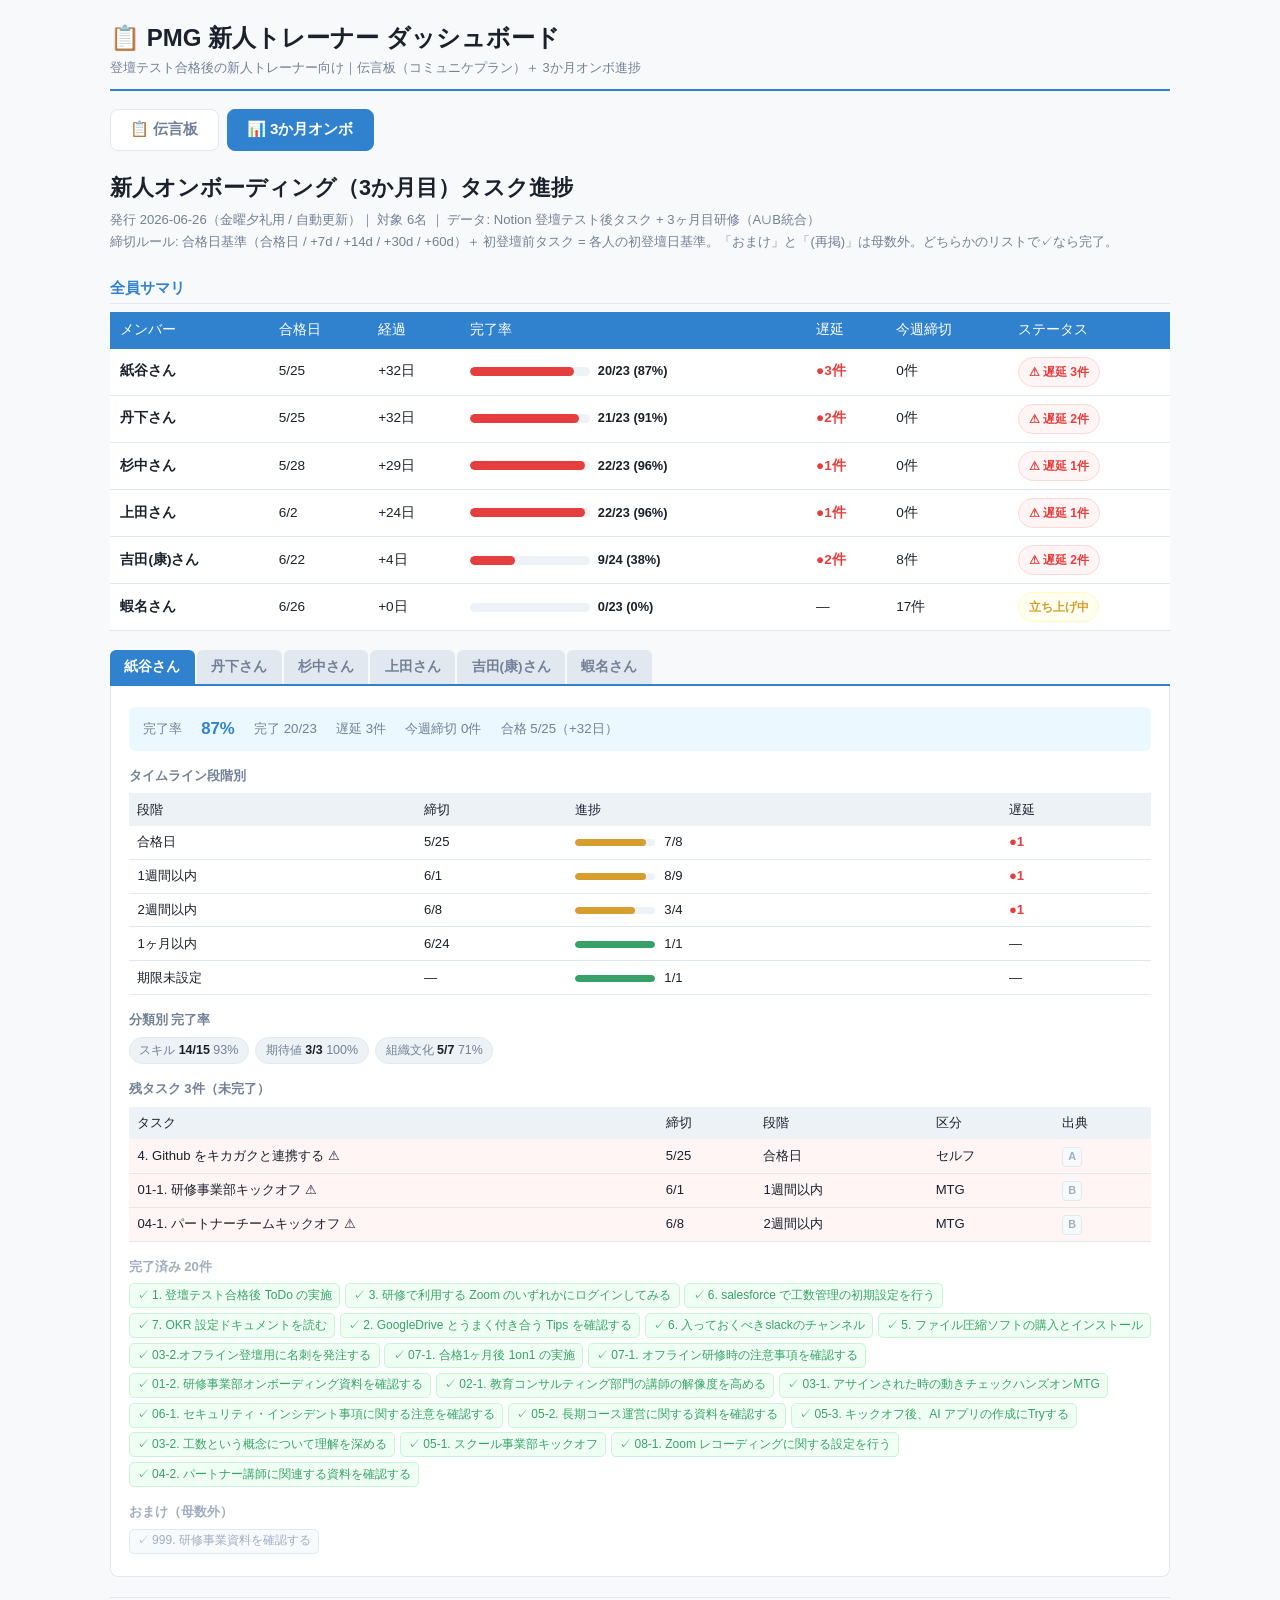
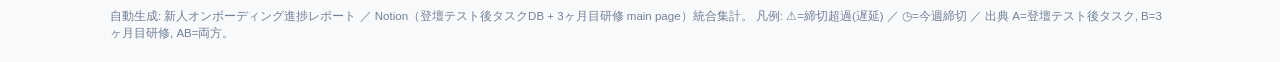
<file: onboarding/index.html>
<!DOCTYPE html><html lang="ja"><head>
<meta charset="UTF-8"><meta name="viewport" content="width=device-width, initial-scale=1.0">
<title>PMG 新人トレーナー ダッシュボード — 2026-06-26</title>
<style>:root{--bg:#f8f9fa;--card:#fff;--border:#e2e8f0;--text:#1a202c;--sub:#718096;--accent:#3182ce;--accent-light:#ebf8ff;--good:#38a169;--warn:#d69e2e;--bad:#e53e3e}
*{margin:0;padding:0;box-sizing:border-box}
body{font-family:-apple-system,BlinkMacSystemFont,"Segoe UI","Hiragino Sans",sans-serif;background:var(--bg);color:var(--text);line-height:1.65}
.container{max-width:1100px;margin:0 auto;padding:1.25rem}
a{color:var(--accent)} h1{font-size:1.35rem;margin-bottom:.2rem}
.meta{color:var(--sub);font-size:.82rem;margin-bottom:1rem}
.back{display:inline-block;margin-bottom:1rem;color:var(--accent);text-decoration:none;font-size:.82rem}

h3{font-size:.95rem;color:var(--accent);margin:1.4rem 0 .5rem;padding-bottom:.2rem;border-bottom:1px solid var(--border)}
h4{font-size:.82rem;color:var(--sub);margin:.9rem 0 .35rem}
h4.muted{color:#a0aec0}

.tabs{display:flex;gap:2px;border-bottom:2px solid var(--accent);flex-wrap:wrap;margin-top:1.2rem}
.tab-btn{padding:.5rem .9rem;background:#e2e8f0;border:none;border-radius:6px 6px 0 0;cursor:pointer;font-size:.85rem;font-weight:600;color:var(--sub);transition:all .15s}
.tab-btn:hover{background:#cbd5e0} .tab-btn.active{background:var(--accent);color:#fff}
.tab-content{display:none;background:var(--card);border:1px solid var(--border);border-top:none;border-radius:0 0 8px 8px;padding:1.1rem}
.tab-content.active{display:block}

.summary-table{width:100%;border-collapse:collapse;margin-bottom:1rem;font-size:.85rem}
.summary-table th{background:var(--accent);color:#fff;padding:.45rem .65rem;text-align:left;font-weight:500}
.summary-table td{padding:.5rem .65rem;border-bottom:1px solid var(--border);background:var(--card);vertical-align:middle}

.eval-table{width:100%;border-collapse:collapse;font-size:.82rem;margin:.4rem 0}
.eval-table th{background:#edf2f7;padding:.35rem .55rem;text-align:left;font-weight:500}
.eval-table td{padding:.35rem .55rem;border-bottom:1px solid var(--border);vertical-align:middle}
.overdue-row td{background:#fff5f5}
.soon-row td{background:#fffbeb}

.status-card{display:inline-flex;align-items:center;gap:.3rem;padding:.25rem .6rem;border-radius:20px;font-size:.76rem;font-weight:700;white-space:nowrap}
.status-good{background:#f0fff4;color:var(--good);border:1px solid #c6f6d5}
.status-warn{background:#fff5f5;color:var(--bad);border:1px solid #fed7d7}
.status-ok{background:#fffff0;color:var(--warn);border:1px solid #fefcbf}
.bad-n{color:var(--bad);font-weight:700}

.pbar{display:inline-block;width:120px;height:9px;background:#edf2f7;border-radius:6px;overflow:hidden;vertical-align:middle;margin-right:.5rem}
.pbar.sm{width:80px;height:7px;margin-right:.35rem}
.pfill{display:block;height:100%;border-radius:6px}
.rate{font-size:.8rem;color:var(--text);font-weight:600}

.score-bar{display:flex;align-items:center;gap:1.2rem;background:var(--accent-light);padding:.5rem .9rem;border-radius:6px;font-size:.83rem;margin:.2rem 0 .6rem;flex-wrap:wrap}
.score-bar .label{color:var(--sub)} .score-bar .value{font-weight:800;color:var(--accent);font-size:1.05rem}

.chip-row{display:flex;flex-wrap:wrap;gap:.4rem;margin:.3rem 0}
.chip{background:#edf2f7;border:1px solid var(--border);border-radius:14px;padding:.15rem .6rem;font-size:.78rem;color:var(--sub)}
.chip b{color:var(--text)}

.done-list{display:flex;flex-wrap:wrap;gap:.3rem;margin:.3rem 0}
.done-chip{background:#f0fff4;color:var(--good);border:1px solid #c6f6d5;border-radius:5px;padding:.1rem .45rem;font-size:.75rem}
.omake-chip{background:#f7fafc;color:#a0aec0;border:1px solid var(--border);border-radius:5px;padding:.1rem .45rem;font-size:.75rem}
.src{display:inline-block;font-size:.68rem;font-weight:700;color:#a0aec0;background:#f7fafc;border:1px solid var(--border);border-radius:4px;padding:0 .3rem}

.footer{margin-top:1.25rem;padding-top:.6rem;border-top:1px solid var(--border);color:var(--sub);font-size:.72rem;line-height:1.5}

/* ページ全体タイトル */
.page-head{margin:.1rem 0 1.1rem;padding-bottom:.7rem;border-bottom:2px solid var(--accent)}
.page-title{font-size:1.5rem;margin:0;line-height:1.3}
.page-sub{font-size:.8rem;color:var(--sub);margin-top:.25rem}

/* トップレベルのセクション切り替え（伝言板 / 3か月オンボ） */
.section-tabs{display:flex;gap:.5rem;margin-bottom:1.2rem;flex-wrap:wrap}
.section-btn{padding:.6rem 1.2rem;background:var(--card);border:1px solid var(--border);border-radius:8px;cursor:pointer;font-size:.95rem;font-weight:700;color:var(--sub);transition:all .15s}
.section-btn:hover{border-color:var(--accent);color:var(--accent)}
.section-btn.active{background:var(--accent);color:#fff;border-color:var(--accent)}
.section-pane{display:none}
.section-pane.active{display:block}

/* 伝言板：ヒーロー＋変更カード（見せる用） */
.dengon-hero{background:linear-gradient(135deg,#ebf8ff,#e6fffa);border:1px solid #bee3f8;border-radius:12px;padding:1.1rem 1.3rem;margin:.4rem 0 1.5rem}
.dengon-hero .eyebrow{font-size:.74rem;font-weight:800;color:var(--accent);letter-spacing:.06em}
.dengon-hero h2{font-size:1.3rem;line-height:1.45;margin:.25rem 0 .5rem;color:var(--text)}
.dengon-hero p{font-size:.86rem;color:var(--sub);margin:0;line-height:1.6}
.chg-list{display:flex;flex-direction:column;gap:.8rem}
.chg-card{background:var(--card);border:1px solid var(--border);border-left:4px solid var(--accent);border-radius:10px;padding:.9rem 1.05rem;box-shadow:0 1px 2px rgba(0,0,0,.03)}
.chg-card.nochange{background:#f0fff4;border-color:#c6f6d5;border-left-color:var(--good)}
.chg-head{font-size:1rem;font-weight:800;margin-bottom:.6rem;display:flex;align-items:center;gap:.4rem;flex-wrap:wrap}
.chg-flow{display:flex;align-items:stretch;gap:.6rem;flex-wrap:wrap}
.chg-box{flex:1 1 210px;border-radius:8px;padding:.55rem .75rem;font-size:.92rem;line-height:1.45}
.chg-box .t{display:block;font-size:.68rem;font-weight:800;margin-bottom:.15rem;letter-spacing:.04em}
.chg-before{background:#f7fafc;color:var(--sub);border:1px dashed #cbd5e0}
.chg-before .t{color:#a0aec0}
.chg-after{background:var(--accent-light);color:var(--text);border:1px solid #90cdf4;font-weight:700}
.chg-after .t{color:var(--accent)}
.chg-arrow{display:flex;align-items:center;justify-content:center;font-size:1.4rem;font-weight:800;color:var(--accent)}
.chg-note{margin-top:.55rem;font-size:.8rem;color:var(--sub)}
.chg-note.warn{color:var(--warn);font-weight:600}
.chg-note.info{color:var(--accent);font-weight:600}
@media(max-width:560px){.chg-arrow{width:100%;transform:rotate(90deg);margin:.1rem 0}}
</style></head><body><div class="container">
<div class="page-head">
<h1 class="page-title">📋 PMG 新人トレーナー ダッシュボード</h1>
<p class="page-sub">登壇テスト合格後の新人トレーナー向け｜伝言板（コミュニケプラン）＋ 3か月オンボ進捗</p>
</div>
<div class="section-tabs">
<button class="section-btn" onclick="showSection('sec-dengon')">📋 伝言板</button>
<button class="section-btn active" onclick="showSection('sec-onbo')">📊 3か月オンボ</button>
</div>
<div id="sec-dengon" class="section-pane"><!-- ============================================================
  ▼ 伝言板タブの中身。ここを自由に編集してOK。
  週次自動更新（generate.py / ルーティン）では一切上書きされません。
  既存のCSSクラス（dengon-hero / chg-card / status-card 等）が使えます。
============================================================ -->
<h1>📋 伝言板</h1>
<p class="meta">PMG 育成 — 新人コミュニケーションプラン｜最終更新 2026-06-26</p>

<div class="dengon-hero">
  <div class="eyebrow">大前提 ／ 7月からの変更</div>
  <h2>🔀 登壇テスト合格者は「PMG 配属」→「チーム配属」へ</h2>
  <p>これまで登壇テスト合格後2か月は <b>PMG 配属</b> でしたが、<b>7月より SDG の各チームへ配属</b>します。<br>
  理由：SDG の各チームが Biz / DS の領域分けでなくなり、どちらの領域でも登壇できるようになったため。</p>
</div>

<h3>6月 → 7月 の変更点</h3>
<div class="chg-list">

  <div class="chg-card">
    <div class="chg-head">🏢 所属チーム</div>
    <div class="chg-flow">
      <div class="chg-box chg-before"><span class="t">〜6月</span>登壇テスト2ヶ月後まで PMG 配属</div>
      <div class="chg-arrow">→</div>
      <div class="chg-box chg-after"><span class="t">7月〜</span>SDG の各チームに配属</div>
    </div>
  </div>

  <div class="chg-card">
    <div class="chg-head">📅 朝夕礼スタイル</div>
    <div class="chg-flow">
      <div class="chg-box chg-before"><span class="t">〜6月</span>月(9:30-)・水(16:30-)・金(16:30-)</div>
      <div class="chg-arrow">→</div>
      <div class="chg-box chg-after"><span class="t">7月〜</span>火(09:00-)・木(17:00-)</div>
    </div>
  </div>

  <div class="chg-card">
    <div class="chg-head">☀️ 朝チェックイン</div>
    <div class="chg-flow">
      <div class="chg-box chg-before"><span class="t">〜6月</span><code>PMG rookie</code> スレッドに投稿</div>
      <div class="chg-arrow">→</div>
      <div class="chg-box chg-after"><span class="t">7月〜</span>所属チームのスレッドに投稿</div>
    </div>
  </div>

  <div class="chg-card">
    <div class="chg-head">🤝 1on1 の実施</div>
    <div class="chg-flow">
      <div class="chg-box chg-before"><span class="t">〜6月</span>浦本＝毎週／勇太さん＝隔週</div>
      <div class="chg-arrow">→</div>
      <div class="chg-box chg-after"><span class="t">7月〜</span>浦本・勇太さんで隔週（＝毎週、どちらかと実施）</div>
    </div>
    <div class="chg-note warn">⚠ 配属チームのリーダーとの 1on1 は要確認</div>
  </div>

  <div class="chg-card">
    <div class="chg-head">⏱️ 工数（PMG 確保）</div>
    <div class="chg-flow">
      <div class="chg-box chg-before"><span class="t">〜6月</span>月 <b>80h</b> を PMG で確保</div>
      <div class="chg-arrow">→</div>
      <div class="chg-box chg-after"><span class="t">7月〜</span>月 <b>30h</b> を PMG で確保</div>
    </div>
    <div class="chg-note info">ℹ 確保が減るぶん、登壇が増える可能性あり</div>
  </div>

  <div class="chg-card nochange">
    <div class="chg-head">🎓 講師力養成コース <span class="status-card status-good" style="margin-left:.3rem">変更なし</span></div>
    <div class="chg-note">これまで通り実施します。</div>
  </div>

</div>
</div>
<div id="sec-onbo" class="section-pane active">
<h1>新人オンボーディング（3か月目）タスク進捗</h1>
<p class="meta">発行 2026-06-26（金曜夕礼用 / 自動更新）｜ 対象 6名 ｜ データ: Notion 登壇テスト後タスク + 3ヶ月目研修（A∪B統合）<br>
締切ルール: 合格日基準（合格日 / +7d / +14d / +30d / +60d）＋ 初登壇前タスク = 各人の初登壇日基準。「おまけ」と「(再掲)」は母数外。どちらかのリストで✓なら完了。</p><h3>全員サマリ</h3><table class="summary-table"><thead><tr><th>メンバー</th><th>合格日</th><th>経過</th><th>完了率</th><th>遅延</th><th>今週締切</th><th>ステータス</th></tr></thead><tbody><tr><td><strong>紙谷さん</strong></td><td>5/25</td><td>+32日</td><td><span class="pbar"><span class="pfill" style="width:87%;background:var(--bad)"></span></span><span class="rate">20/23 (87%)</span></td><td><span class="bad-n">●3件</span></td><td>0件</td><td><span class="status-card status-warn">⚠ 遅延 3件</span></td></tr><tr><td><strong>丹下さん</strong></td><td>5/25</td><td>+32日</td><td><span class="pbar"><span class="pfill" style="width:91%;background:var(--bad)"></span></span><span class="rate">21/23 (91%)</span></td><td><span class="bad-n">●2件</span></td><td>0件</td><td><span class="status-card status-warn">⚠ 遅延 2件</span></td></tr><tr><td><strong>杉中さん</strong></td><td>5/28</td><td>+29日</td><td><span class="pbar"><span class="pfill" style="width:96%;background:var(--bad)"></span></span><span class="rate">22/23 (96%)</span></td><td><span class="bad-n">●1件</span></td><td>0件</td><td><span class="status-card status-warn">⚠ 遅延 1件</span></td></tr><tr><td><strong>上田さん</strong></td><td>6/2</td><td>+24日</td><td><span class="pbar"><span class="pfill" style="width:96%;background:var(--bad)"></span></span><span class="rate">22/23 (96%)</span></td><td><span class="bad-n">●1件</span></td><td>0件</td><td><span class="status-card status-warn">⚠ 遅延 1件</span></td></tr><tr><td><strong>吉田(康)さん</strong></td><td>6/22</td><td>+4日</td><td><span class="pbar"><span class="pfill" style="width:38%;background:var(--bad)"></span></span><span class="rate">9/24 (38%)</span></td><td><span class="bad-n">●2件</span></td><td>8件</td><td><span class="status-card status-warn">⚠ 遅延 2件</span></td></tr><tr><td><strong>蝦名さん</strong></td><td>6/26</td><td>+0日</td><td><span class="pbar"><span class="pfill" style="width:0%;background:var(--warn)"></span></span><span class="rate">0/23 (0%)</span></td><td>—</td><td>17件</td><td><span class="status-card status-ok">立ち上げ中</span></td></tr></tbody></table><div class="tabs"><button class="tab-btn active" onclick="showTab('t0')">紙谷さん</button><button class="tab-btn " onclick="showTab('t1')">丹下さん</button><button class="tab-btn " onclick="showTab('t2')">杉中さん</button><button class="tab-btn " onclick="showTab('t3')">上田さん</button><button class="tab-btn " onclick="showTab('t4')">吉田(康)さん</button><button class="tab-btn " onclick="showTab('t5')">蝦名さん</button></div><div id="t0" class="tab-content active"><div class="score-bar"><span class="label">完了率</span><span class="value">87%</span><span class="label">完了 20/23</span><span class="label">遅延 3件</span><span class="label">今週締切 0件</span><span class="label">合格 5/25（+32日）</span></div><h4>タイムライン段階別</h4><table class="eval-table"><thead><tr><th>段階</th><th>締切</th><th>進捗</th><th>遅延</th></tr></thead><tbody><tr><td>合格日</td><td>5/25</td><td><span class="pbar sm"><span class="pfill" style="width:88%;background:var(--warn)"></span></span> 7/8</td><td><span class="bad-n">●1</span></td></tr><tr><td>1週間以内</td><td>6/1</td><td><span class="pbar sm"><span class="pfill" style="width:89%;background:var(--warn)"></span></span> 8/9</td><td><span class="bad-n">●1</span></td></tr><tr><td>2週間以内</td><td>6/8</td><td><span class="pbar sm"><span class="pfill" style="width:75%;background:var(--warn)"></span></span> 3/4</td><td><span class="bad-n">●1</span></td></tr><tr><td>1ヶ月以内</td><td>6/24</td><td><span class="pbar sm"><span class="pfill" style="width:100%;background:var(--good)"></span></span> 1/1</td><td>—</td></tr><tr><td>期限未設定</td><td>—</td><td><span class="pbar sm"><span class="pfill" style="width:100%;background:var(--good)"></span></span> 1/1</td><td>—</td></tr></tbody></table><h4>分類別 完了率</h4><div class="chip-row"><span class="chip">スキル <b>14/15</b> 93%</span><span class="chip">期待値 <b>3/3</b> 100%</span><span class="chip">組織文化 <b>5/7</b> 71%</span></div><h4>残タスク 3件（未完了）</h4><table class="eval-table"><thead><tr><th>タスク</th><th>締切</th><th>段階</th><th>区分</th><th>出典</th></tr></thead><tbody><tr class="overdue-row"><td>4. Github をキカガクと連携する ⚠</td><td>5/25</td><td>合格日</td><td>セルフ</td><td><span class="src">A</span></td></tr><tr class="overdue-row"><td>01-1. 研修事業部キックオフ ⚠</td><td>6/1</td><td>1週間以内</td><td>MTG</td><td><span class="src">B</span></td></tr><tr class="overdue-row"><td>04-1. パートナーチームキックオフ ⚠</td><td>6/8</td><td>2週間以内</td><td>MTG</td><td><span class="src">B</span></td></tr></tbody></table><h4 class="muted">完了済み 20件</h4><div class="done-list"><span class="done-chip">✓ 1. 登壇テスト合格後 ToDo の実施</span> <span class="done-chip">✓ 3. 研修で利用する Zoom のいずれかにログインしてみる</span> <span class="done-chip">✓ 6. salesforce で工数管理の初期設定を行う</span> <span class="done-chip">✓ 7. OKR 設定ドキュメントを読む</span> <span class="done-chip">✓ 2. GoogleDrive とうまく付き合う Tips を確認する</span> <span class="done-chip">✓ 6. 入っておくべきslackのチャンネル</span> <span class="done-chip">✓ 5. ファイル圧縮ソフトの購入とインストール</span> <span class="done-chip">✓ 03-2.オフライン登壇用に名刺を発注する</span> <span class="done-chip">✓ 07-1. 合格1ヶ月後 1on1 の実施</span> <span class="done-chip">✓ 07-1. オフライン研修時の注意事項を確認する</span> <span class="done-chip">✓ 01-2. 研修事業部オンボーディング資料を確認する</span> <span class="done-chip">✓ 02-1. 教育コンサルティング部門の講師の解像度を高める</span> <span class="done-chip">✓ 03-1. アサインされた時の動きチェックハンズオンMTG</span> <span class="done-chip">✓ 06-1. セキュリティ・インシデント事項に関する注意を確認する</span> <span class="done-chip">✓ 05-2. 長期コース運営に関する資料を確認する</span> <span class="done-chip">✓ 05-3. キックオフ後、AI アプリの作成にTryする</span> <span class="done-chip">✓ 03-2. 工数という概念について理解を深める</span> <span class="done-chip">✓ 05-1. スクール事業部キックオフ</span> <span class="done-chip">✓ 08-1. Zoom レコーディングに関する設定を行う</span> <span class="done-chip">✓ 04-2. パートナー講師に関連する資料を確認する</span></div><h4 class="muted">おまけ（母数外）</h4><div class="done-list"><span class="omake-chip">✓ 999. 研修事業資料を確認する</span></div></div><div id="t1" class="tab-content "><div class="score-bar"><span class="label">完了率</span><span class="value">91%</span><span class="label">完了 21/23</span><span class="label">遅延 2件</span><span class="label">今週締切 0件</span><span class="label">合格 5/25（+32日）</span></div><h4>タイムライン段階別</h4><table class="eval-table"><thead><tr><th>段階</th><th>締切</th><th>進捗</th><th>遅延</th></tr></thead><tbody><tr><td>合格日</td><td>5/25</td><td><span class="pbar sm"><span class="pfill" style="width:100%;background:var(--good)"></span></span> 8/8</td><td>—</td></tr><tr><td>1週間以内</td><td>6/1</td><td><span class="pbar sm"><span class="pfill" style="width:89%;background:var(--warn)"></span></span> 8/9</td><td><span class="bad-n">●1</span></td></tr><tr><td>2週間以内</td><td>6/8</td><td><span class="pbar sm"><span class="pfill" style="width:75%;background:var(--warn)"></span></span> 3/4</td><td><span class="bad-n">●1</span></td></tr><tr><td>1ヶ月以内</td><td>6/24</td><td><span class="pbar sm"><span class="pfill" style="width:100%;background:var(--good)"></span></span> 1/1</td><td>—</td></tr><tr><td>期限未設定</td><td>—</td><td><span class="pbar sm"><span class="pfill" style="width:100%;background:var(--good)"></span></span> 1/1</td><td>—</td></tr></tbody></table><h4>分類別 完了率</h4><div class="chip-row"><span class="chip">スキル <b>15/15</b> 100%</span><span class="chip">期待値 <b>2/3</b> 67%</span><span class="chip">組織文化 <b>6/7</b> 86%</span></div><h4>残タスク 2件（未完了）</h4><table class="eval-table"><thead><tr><th>タスク</th><th>締切</th><th>段階</th><th>区分</th><th>出典</th></tr></thead><tbody><tr class="overdue-row"><td>02-1. 教育コンサルティング部門の講師の解像度を高める ⚠</td><td>6/1</td><td>1週間以内</td><td>MTG</td><td><span class="src">B</span></td></tr><tr class="overdue-row"><td>04-1. パートナーチームキックオフ ⚠</td><td>6/8</td><td>2週間以内</td><td>MTG</td><td><span class="src">B</span></td></tr></tbody></table><h4 class="muted">完了済み 21件</h4><div class="done-list"><span class="done-chip">✓ 4. Github をキカガクと連携する</span> <span class="done-chip">✓ 6. salesforce で工数管理の初期設定を行う</span> <span class="done-chip">✓ 6. 入っておくべきslackのチャンネル</span> <span class="done-chip">✓ 2. GoogleDrive とうまく付き合う Tips を確認する</span> <span class="done-chip">✓ 3. 研修で利用する Zoom のいずれかにログインしてみる</span> <span class="done-chip">✓ 5. ファイル圧縮ソフトの購入とインストール</span> <span class="done-chip">✓ 7. OKR 設定ドキュメントを読む</span> <span class="done-chip">✓ 1. 登壇テスト合格後 ToDo の実施</span> <span class="done-chip">✓ 03-2. オフライン登壇用に名刺を発注する</span> <span class="done-chip">✓ 07-1. 合格1ヶ月後 1on1 の実施</span> <span class="done-chip">✓ 01-1. 研修事業部キックオフ</span> <span class="done-chip">✓ 03-1. アサインされた時の動きチェックハンズオンMTG</span> <span class="done-chip">✓ 05-2. 長期コース運営に関する資料を確認する</span> <span class="done-chip">✓ 08-1. Zoom レコーディングに関する設定を行う</span> <span class="done-chip">✓ 01-2. 研修事業部オンボーディング資料を確認する</span> <span class="done-chip">✓ 05-3. キックオフ後、AI アプリの作成にTryする</span> <span class="done-chip">✓ 06-1. セキュリティ・インシデント事項に関する注意を確認する</span> <span class="done-chip">✓ 05-1. スクール事業部キックオフ</span> <span class="done-chip">✓ 07-1. オフライン研修時の注意事項を確認する</span> <span class="done-chip">✓ 03-2. 工数という概念について理解を深める</span> <span class="done-chip">✓ 04-2. パートナー講師に関連する資料を確認する</span></div><h4 class="muted">おまけ（母数外）</h4><div class="done-list"><span class="omake-chip">— 999. 研修事業資料を確認する</span></div></div><div id="t2" class="tab-content "><div class="score-bar"><span class="label">完了率</span><span class="value">96%</span><span class="label">完了 22/23</span><span class="label">遅延 1件</span><span class="label">今週締切 0件</span><span class="label">合格 5/28（+29日）</span></div><h4>タイムライン段階別</h4><table class="eval-table"><thead><tr><th>段階</th><th>締切</th><th>進捗</th><th>遅延</th></tr></thead><tbody><tr><td>合格日</td><td>5/28</td><td><span class="pbar sm"><span class="pfill" style="width:100%;background:var(--good)"></span></span> 8/8</td><td>—</td></tr><tr><td>1週間以内</td><td>6/4</td><td><span class="pbar sm"><span class="pfill" style="width:100%;background:var(--good)"></span></span> 9/9</td><td>—</td></tr><tr><td>2週間以内</td><td>6/11</td><td><span class="pbar sm"><span class="pfill" style="width:75%;background:var(--warn)"></span></span> 3/4</td><td><span class="bad-n">●1</span></td></tr><tr><td>1ヶ月以内</td><td>6/27</td><td><span class="pbar sm"><span class="pfill" style="width:100%;background:var(--good)"></span></span> 1/1</td><td>—</td></tr><tr><td>期限未設定</td><td>—</td><td><span class="pbar sm"><span class="pfill" style="width:100%;background:var(--good)"></span></span> 1/1</td><td>—</td></tr></tbody></table><h4>分類別 完了率</h4><div class="chip-row"><span class="chip">スキル <b>15/15</b> 100%</span><span class="chip">期待値 <b>3/3</b> 100%</span><span class="chip">組織文化 <b>6/7</b> 86%</span></div><h4>残タスク 1件（未完了）</h4><table class="eval-table"><thead><tr><th>タスク</th><th>締切</th><th>段階</th><th>区分</th><th>出典</th></tr></thead><tbody><tr class="overdue-row"><td>04-1. パートナーチームキックオフ ⚠</td><td>6/11</td><td>2週間以内</td><td>MTG</td><td><span class="src">B</span></td></tr></tbody></table><h4 class="muted">完了済み 22件</h4><div class="done-list"><span class="done-chip">✓ 3. 研修で利用する Zoom のいずれかにログインしてみる</span> <span class="done-chip">✓ 5. ファイル圧縮ソフトの購入とインストール</span> <span class="done-chip">✓ 6. 入っておくべきslackのチャンネル</span> <span class="done-chip">✓ 2. GoogleDrive とうまく付き合う Tips を確認する</span> <span class="done-chip">✓ 6. salesforce で工数管理の初期設定を行う</span> <span class="done-chip">✓ 4. Github をキカガクと連携する</span> <span class="done-chip">✓ 7. OKR 設定ドキュメントを読む</span> <span class="done-chip">✓ 1. 登壇テスト合格後 ToDo の実施</span> <span class="done-chip">✓ 03-2. オフライン登壇用に名刺を発注する</span> <span class="done-chip">✓ 08-1. Zoom レコーディングに関する設定を行う</span> <span class="done-chip">✓ 07-1. 合格1ヶ月後 1on1 の実施</span> <span class="done-chip">✓ 01-2. 研修事業部オンボーディング資料を確認する</span> <span class="done-chip">✓ 05-2. 長期コース運営に関する資料を確認する</span> <span class="done-chip">✓ 03-2. 工数という概念について理解を深める</span> <span class="done-chip">✓ 02-1. 教育コンサルティング部門の講師の解像度を高める</span> <span class="done-chip">✓ 05-3. キックオフ後、AI アプリの作成にTryする</span> <span class="done-chip">✓ 06-1. セキュリティ・インシデント事項に関する注意を確認する</span> <span class="done-chip">✓ 03-1. アサインされた時の動きチェックハンズオンMTG</span> <span class="done-chip">✓ 04-2. パートナー講師に関連する資料を確認する</span> <span class="done-chip">✓ 01-1. 研修事業部キックオフ</span> <span class="done-chip">✓ 07-1. オフライン研修時の注意事項を確認する</span> <span class="done-chip">✓ 05-1. スクール事業部キックオフ</span></div><h4 class="muted">おまけ（母数外）</h4><div class="done-list"><span class="omake-chip">✓ 999. 研修事業資料を確認する</span></div></div><div id="t3" class="tab-content "><div class="score-bar"><span class="label">完了率</span><span class="value">96%</span><span class="label">完了 22/23</span><span class="label">遅延 1件</span><span class="label">今週締切 0件</span><span class="label">合格 6/2（+24日）</span></div><h4>タイムライン段階別</h4><table class="eval-table"><thead><tr><th>段階</th><th>締切</th><th>進捗</th><th>遅延</th></tr></thead><tbody><tr><td>合格日</td><td>6/2</td><td><span class="pbar sm"><span class="pfill" style="width:100%;background:var(--good)"></span></span> 8/8</td><td>—</td></tr><tr><td>1週間以内</td><td>6/9</td><td><span class="pbar sm"><span class="pfill" style="width:100%;background:var(--good)"></span></span> 9/9</td><td>—</td></tr><tr><td>2週間以内</td><td>6/16</td><td><span class="pbar sm"><span class="pfill" style="width:75%;background:var(--warn)"></span></span> 3/4</td><td><span class="bad-n">●1</span></td></tr><tr><td>1ヶ月以内</td><td>7/2</td><td><span class="pbar sm"><span class="pfill" style="width:100%;background:var(--good)"></span></span> 1/1</td><td>—</td></tr><tr><td>期限未設定</td><td>—</td><td><span class="pbar sm"><span class="pfill" style="width:100%;background:var(--good)"></span></span> 1/1</td><td>—</td></tr></tbody></table><h4>分類別 完了率</h4><div class="chip-row"><span class="chip">スキル <b>15/15</b> 100%</span><span class="chip">期待値 <b>3/3</b> 100%</span><span class="chip">組織文化 <b>6/7</b> 86%</span></div><h4>残タスク 1件（未完了）</h4><table class="eval-table"><thead><tr><th>タスク</th><th>締切</th><th>段階</th><th>区分</th><th>出典</th></tr></thead><tbody><tr class="overdue-row"><td>04-1. パートナーチームキックオフ ⚠</td><td>6/16</td><td>2週間以内</td><td>MTG</td><td><span class="src">B</span></td></tr></tbody></table><h4 class="muted">完了済み 22件</h4><div class="done-list"><span class="done-chip">✓ 1. 登壇テスト合格後 ToDo の実施</span> <span class="done-chip">✓ 5. ファイル圧縮ソフトの購入とインストール</span> <span class="done-chip">✓ 6. salesforce で工数管理の初期設定を行う</span> <span class="done-chip">✓ 4. Github をキカガクと連携する</span> <span class="done-chip">✓ 2. GoogleDrive とうまく付き合う Tips を確認する</span> <span class="done-chip">✓ 6. 入っておくべきslackのチャンネル</span> <span class="done-chip">✓ 3. 研修で利用する Zoom のいずれかにログインしてみる</span> <span class="done-chip">✓ 7. OKR 設定ドキュメントを読む</span> <span class="done-chip">✓ 03-2.オフライン登壇用に名刺を発注する</span> <span class="done-chip">✓ 04-2. パートナー講師に関連する資料を確認する</span> <span class="done-chip">✓ 07-1. 合格1ヶ月後 1on1 の実施</span> <span class="done-chip">✓ 05-3. キックオフ後、AI アプリの作成にTryする</span> <span class="done-chip">✓ 01-2. 研修事業部オンボーディング資料を確認する</span> <span class="done-chip">✓ 05-2. 長期コース運営に関する資料を確認する</span> <span class="done-chip">✓ 08-1. Zoom レコーディングに関する設定を行う</span> <span class="done-chip">✓ 07-1. オフライン研修時の注意事項を確認する</span> <span class="done-chip">✓ 03-1. アサインされた時の動きチェックハンズオンMTG</span> <span class="done-chip">✓ 05-1. スクール事業部キックオフ</span> <span class="done-chip">✓ 06-1. セキュリティ・インシデント事項に関する注意を確認する</span> <span class="done-chip">✓ 03-2. 工数という概念について理解を深める</span> <span class="done-chip">✓ 02-1. 教育コンサルティング部門の講師の解像度を高める</span> <span class="done-chip">✓ 01-1. 研修事業部キックオフ</span></div><h4 class="muted">おまけ（母数外）</h4><div class="done-list"><span class="omake-chip">✓ 999. 研修事業資料を確認する</span></div></div><div id="t4" class="tab-content "><div class="score-bar"><span class="label">完了率</span><span class="value">38%</span><span class="label">完了 9/24</span><span class="label">遅延 2件</span><span class="label">今週締切 8件</span><span class="label">合格 6/22（+4日）</span></div><h4>タイムライン段階別</h4><table class="eval-table"><thead><tr><th>段階</th><th>締切</th><th>進捗</th><th>遅延</th></tr></thead><tbody><tr><td>合格日</td><td>6/22</td><td><span class="pbar sm"><span class="pfill" style="width:71%;background:var(--warn)"></span></span> 5/7</td><td><span class="bad-n">●2</span></td></tr><tr><td>1週間以内</td><td>6/29</td><td><span class="pbar sm"><span class="pfill" style="width:27%;background:var(--warn)"></span></span> 3/11</td><td>—</td></tr><tr><td>2週間以内</td><td>7/6</td><td><span class="pbar sm"><span class="pfill" style="width:20%;background:var(--warn)"></span></span> 1/5</td><td>—</td></tr><tr><td>1ヶ月以内</td><td>7/22</td><td><span class="pbar sm"><span class="pfill" style="width:0%;background:#cbd5e0"></span></span> 0/1</td><td>—</td></tr></tbody></table><h4>分類別 完了率</h4><div class="chip-row"><span class="chip">スキル <b>7/16</b> 44%</span><span class="chip">期待値 <b>0/2</b> 0%</span><span class="chip">組織文化 <b>3/7</b> 43%</span></div><h4>残タスク 15件（未完了）</h4><table class="eval-table"><thead><tr><th>タスク</th><th>締切</th><th>段階</th><th>区分</th><th>出典</th></tr></thead><tbody><tr class="overdue-row"><td>1. 登壇テスト合格後 ToDo の実施 ⚠</td><td>6/22</td><td>合格日</td><td>セルフ</td><td><span class="src">A</span></td></tr><tr class="overdue-row"><td>4. Github をキカガクと連携する ⚠</td><td>6/22</td><td>合格日</td><td>セルフ</td><td><span class="src">A</span></td></tr><tr class="soon-row"><td>05-3. キックオフ後、AI アプリの作成にTryする ◷</td><td>6/29</td><td>1週間以内</td><td>セルフ</td><td><span class="src">B</span></td></tr><tr class="soon-row"><td>01-2. 研修事業部オンボーディング資料を確認する ◷</td><td>6/29</td><td>1週間以内</td><td>セルフ</td><td><span class="src">B</span></td></tr><tr class="soon-row"><td>02-1. 教育コンサルティング部門の講師の解像度を高める ◷</td><td>6/29</td><td>1週間以内</td><td>MTG</td><td><span class="src">B</span></td></tr><tr class="soon-row"><td>05-2. 長期コース運営に関する資料を確認する ◷</td><td>6/29</td><td>1週間以内</td><td>セルフ</td><td><span class="src">B</span></td></tr><tr class="soon-row"><td>01-1. 研修事業部キックオフ ◷</td><td>6/29</td><td>1週間以内</td><td>MTG</td><td><span class="src">B</span></td></tr><tr class="soon-row"><td>05-1. スクール事業部キックオフ ◷</td><td>6/29</td><td>1週間以内</td><td>MTG</td><td><span class="src">B</span></td></tr><tr class="soon-row"><td>03-3.休日勤務と振替休日 / 移動時間の考え方 ◷</td><td>6/29</td><td>1週間以内</td><td>セルフ</td><td><span class="src">B</span></td></tr><tr class="soon-row"><td>今後の業務内容の確認と準備 ◷</td><td>6/29</td><td>1週間以内</td><td>セルフ</td><td><span class="src">B</span></td></tr><tr class=""><td>04-2. パートナー講師に関連する資料を確認する</td><td>7/6</td><td>2週間以内</td><td>セルフ</td><td><span class="src">B</span></td></tr><tr class=""><td>06-2. 講義オペレーション（Ops企画）キックオフ</td><td>7/6</td><td>2週間以内</td><td>MTG</td><td><span class="src">B</span></td></tr><tr class=""><td>04-1. パートナーチームキックオフ</td><td>7/6</td><td>2週間以内</td><td>MTG</td><td><span class="src">B</span></td></tr><tr class=""><td>06-1. セキュリティ・インシデント事項に関する注意を確認する</td><td>7/6</td><td>2週間以内</td><td>セルフ</td><td><span class="src">B</span></td></tr><tr class=""><td>07-1. オフライン研修時の注意事項を確認する</td><td>7/22</td><td>1ヶ月以内</td><td>セルフ</td><td><span class="src">B</span></td></tr></tbody></table><h4 class="muted">完了済み 9件</h4><div class="done-list"><span class="done-chip">✓ 7. 入っておくべきslackのチャンネル</span> <span class="done-chip">✓ 2. GoogleDrive とうまく付き合う Tips を確認する</span> <span class="done-chip">✓ 5. ファイル圧縮ソフトの購入とインストール</span> <span class="done-chip">✓ 3. 研修で利用する Zoom のいずれかにログインしてみる</span> <span class="done-chip">✓ 6. salesforce で工数管理の初期設定を行う</span> <span class="done-chip">✓ 07-1. 合格2週間後 1on1 の実施</span> <span class="done-chip">✓ 03-2. 工数という概念について理解を深める</span> <span class="done-chip">✓ 03-2.オフライン登壇用に名刺を発注する</span> <span class="done-chip">✓ 03-1. アサインされた時の動きチェックハンズオンMTG</span></div><h4 class="muted">おまけ（母数外）</h4><div class="done-list"><span class="omake-chip">— 999. 研修事業資料を確認する</span></div></div><div id="t5" class="tab-content "><div class="score-bar"><span class="label">完了率</span><span class="value">0%</span><span class="label">完了 0/23</span><span class="label">遅延 0件</span><span class="label">今週締切 17件</span><span class="label">合格 6/26（+0日）</span></div><h4>タイムライン段階別</h4><table class="eval-table"><thead><tr><th>段階</th><th>締切</th><th>進捗</th><th>遅延</th></tr></thead><tbody><tr><td>合格日</td><td>6/26</td><td><span class="pbar sm"><span class="pfill" style="width:0%;background:#cbd5e0"></span></span> 0/6</td><td>—</td></tr><tr><td>1週間以内</td><td>7/3</td><td><span class="pbar sm"><span class="pfill" style="width:0%;background:#cbd5e0"></span></span> 0/11</td><td>—</td></tr><tr><td>2週間以内</td><td>7/10</td><td><span class="pbar sm"><span class="pfill" style="width:0%;background:#cbd5e0"></span></span> 0/5</td><td>—</td></tr><tr><td>1ヶ月以内</td><td>7/26</td><td><span class="pbar sm"><span class="pfill" style="width:0%;background:#cbd5e0"></span></span> 0/1</td><td>—</td></tr></tbody></table><h4>分類別 完了率</h4><div class="chip-row"><span class="chip">スキル <b>0/16</b> 0%</span><span class="chip">期待値 <b>0/2</b> 0%</span><span class="chip">組織文化 <b>0/6</b> 0%</span></div><h4>残タスク 23件（未完了）</h4><table class="eval-table"><thead><tr><th>タスク</th><th>締切</th><th>段階</th><th>区分</th><th>出典</th></tr></thead><tbody><tr class="soon-row"><td>2. GoogleDrive とうまく付き合う Tips を確認する ◷</td><td>6/26</td><td>合格日</td><td>セルフ</td><td><span class="src">A</span></td></tr><tr class="soon-row"><td>4. Github をキカガクと連携する ◷</td><td>6/26</td><td>合格日</td><td>セルフ</td><td><span class="src">A</span></td></tr><tr class="soon-row"><td>1. 登壇テスト合格後 ToDo の実施 ◷</td><td>6/26</td><td>合格日</td><td>セルフ</td><td><span class="src">A</span></td></tr><tr class="soon-row"><td>3. 研修で利用する Zoom のいずれかにログインしてみる ◷</td><td>6/26</td><td>合格日</td><td>セルフ</td><td><span class="src">A</span></td></tr><tr class="soon-row"><td>7. 入っておくべきslackのチャンネル ◷</td><td>6/26</td><td>合格日</td><td>セルフ</td><td><span class="src">A</span></td></tr><tr class="soon-row"><td>5. ファイル圧縮ソフトの購入とインストール ◷</td><td>6/26</td><td>合格日</td><td>セルフ</td><td><span class="src">A</span></td></tr><tr class="soon-row"><td>03-2. 工数という概念について理解を深める ◷</td><td>7/3</td><td>1週間以内</td><td>ハンズオン</td><td><span class="src">B</span></td></tr><tr class="soon-row"><td>03-2.オフライン登壇用に名刺を発注する ◷</td><td>7/3</td><td>1週間以内</td><td>ハンズオン</td><td><span class="src">B</span></td></tr><tr class="soon-row"><td>今後の業務内容の確認と準備 ◷</td><td>7/3</td><td>1週間以内</td><td>セルフ</td><td><span class="src">B</span></td></tr><tr class="soon-row"><td>05-2. 長期コース運営に関する資料を確認する ◷</td><td>7/3</td><td>1週間以内</td><td>セルフ</td><td><span class="src">B</span></td></tr><tr class="soon-row"><td>03-3.休日勤務と振替休日 / 移動時間の考え方 ◷</td><td>7/3</td><td>1週間以内</td><td>セルフ</td><td><span class="src">B</span></td></tr><tr class="soon-row"><td>02-1. 教育コンサルティング部門の講師の解像度を高める ◷</td><td>7/3</td><td>1週間以内</td><td>MTG</td><td><span class="src">B</span></td></tr><tr class="soon-row"><td>03-1. アサインされた時の動きチェックハンズオンMTG ◷</td><td>7/3</td><td>1週間以内</td><td>ハンズオン</td><td><span class="src">B</span></td></tr><tr class="soon-row"><td>01-1. 研修事業部キックオフ ◷</td><td>7/3</td><td>1週間以内</td><td>MTG</td><td><span class="src">B</span></td></tr><tr class="soon-row"><td>05-3. キックオフ後、AI アプリの作成にTryする ◷</td><td>7/3</td><td>1週間以内</td><td>セルフ</td><td><span class="src">B</span></td></tr><tr class="soon-row"><td>01-2. 研修事業部オンボーディング資料を確認する ◷</td><td>7/3</td><td>1週間以内</td><td>セルフ</td><td><span class="src">B</span></td></tr><tr class="soon-row"><td>05-1. スクール事業部キックオフ ◷</td><td>7/3</td><td>1週間以内</td><td>MTG</td><td><span class="src">B</span></td></tr><tr class=""><td>06-2. 講義オペレーション（Ops企画）キックオフ</td><td>7/10</td><td>2週間以内</td><td>MTG</td><td><span class="src">B</span></td></tr><tr class=""><td>07-1. 合格2週間後 1on1 の実施</td><td>7/10</td><td>2週間以内</td><td>MTG</td><td><span class="src">B</span></td></tr><tr class=""><td>04-1. パートナーチームキックオフ</td><td>7/10</td><td>2週間以内</td><td>MTG</td><td><span class="src">B</span></td></tr><tr class=""><td>06-1. セキュリティ・インシデント事項に関する注意を確認する</td><td>7/10</td><td>2週間以内</td><td>セルフ</td><td><span class="src">B</span></td></tr><tr class=""><td>04-2. パートナー講師に関連する資料を確認する</td><td>7/10</td><td>2週間以内</td><td>セルフ</td><td><span class="src">B</span></td></tr><tr class=""><td>07-1. オフライン研修時の注意事項を確認する</td><td>7/26</td><td>1ヶ月以内</td><td>セルフ</td><td><span class="src">B</span></td></tr></tbody></table><h4 class="muted">完了済み 0件</h4><div class="done-list"></div><h4 class="muted">おまけ（母数外）</h4><div class="done-list"><span class="omake-chip">— 999. 研修事業資料を確認する</span></div></div><div class="footer">自動生成: 新人オンボーディング進捗レポート ／ Notion（登壇テスト後タスクDB + 3ヶ月目研修 main page）統合集計。
凡例: ⚠=締切超過(遅延) ／ ◷=今週締切 ／ 出典 A=登壇テスト後タスク, B=3ヶ月目研修, AB=両方。</div></div></div>
<script>
function showTab(id){
  document.querySelectorAll('#sec-onbo .tab-content').forEach(e=>e.classList.remove('active'));
  document.querySelectorAll('#sec-onbo .tab-btn').forEach(e=>e.classList.remove('active'));
  document.getElementById(id).classList.add('active');
  event.target.classList.add('active');
}
function showSection(id){
  document.querySelectorAll('.section-pane').forEach(e=>e.classList.remove('active'));
  document.querySelectorAll('.section-btn').forEach(e=>e.classList.remove('active'));
  document.getElementById(id).classList.add('active');
  event.target.classList.add('active');
}
</script></body></html>
</file>
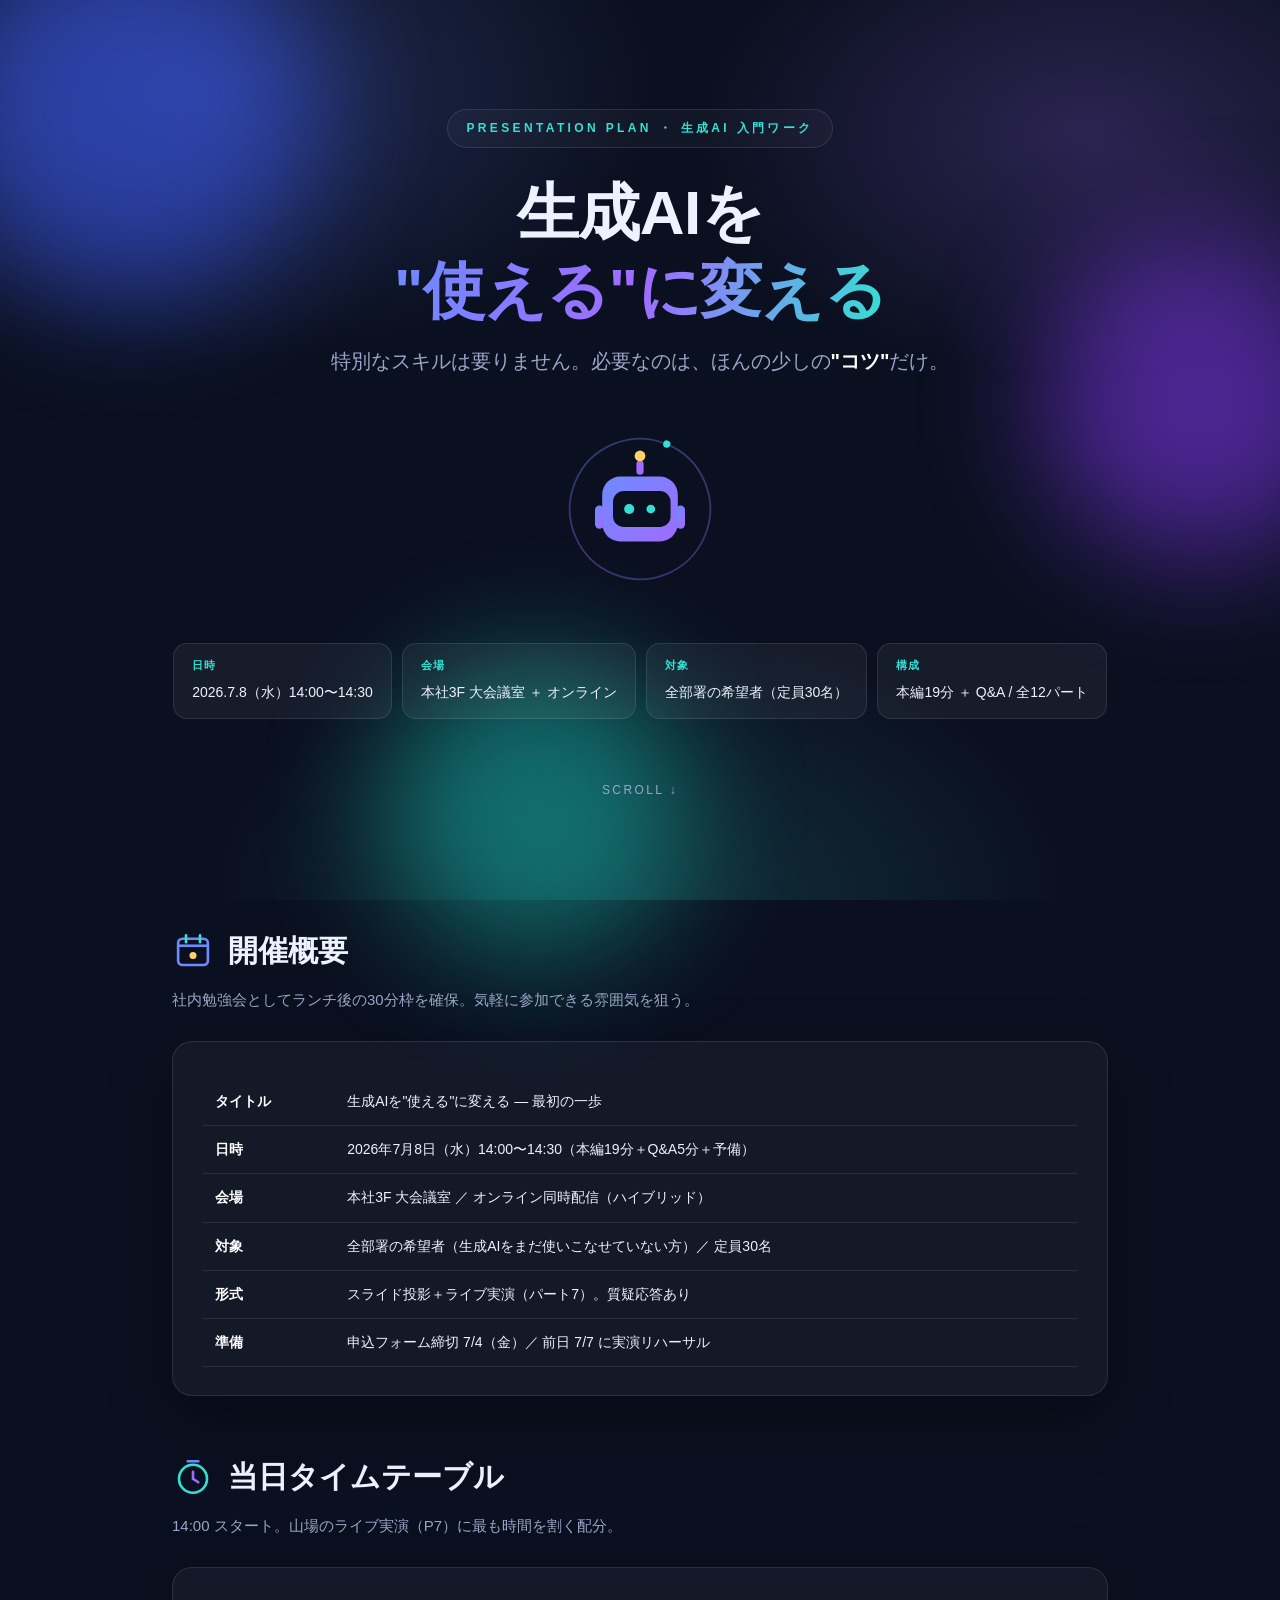
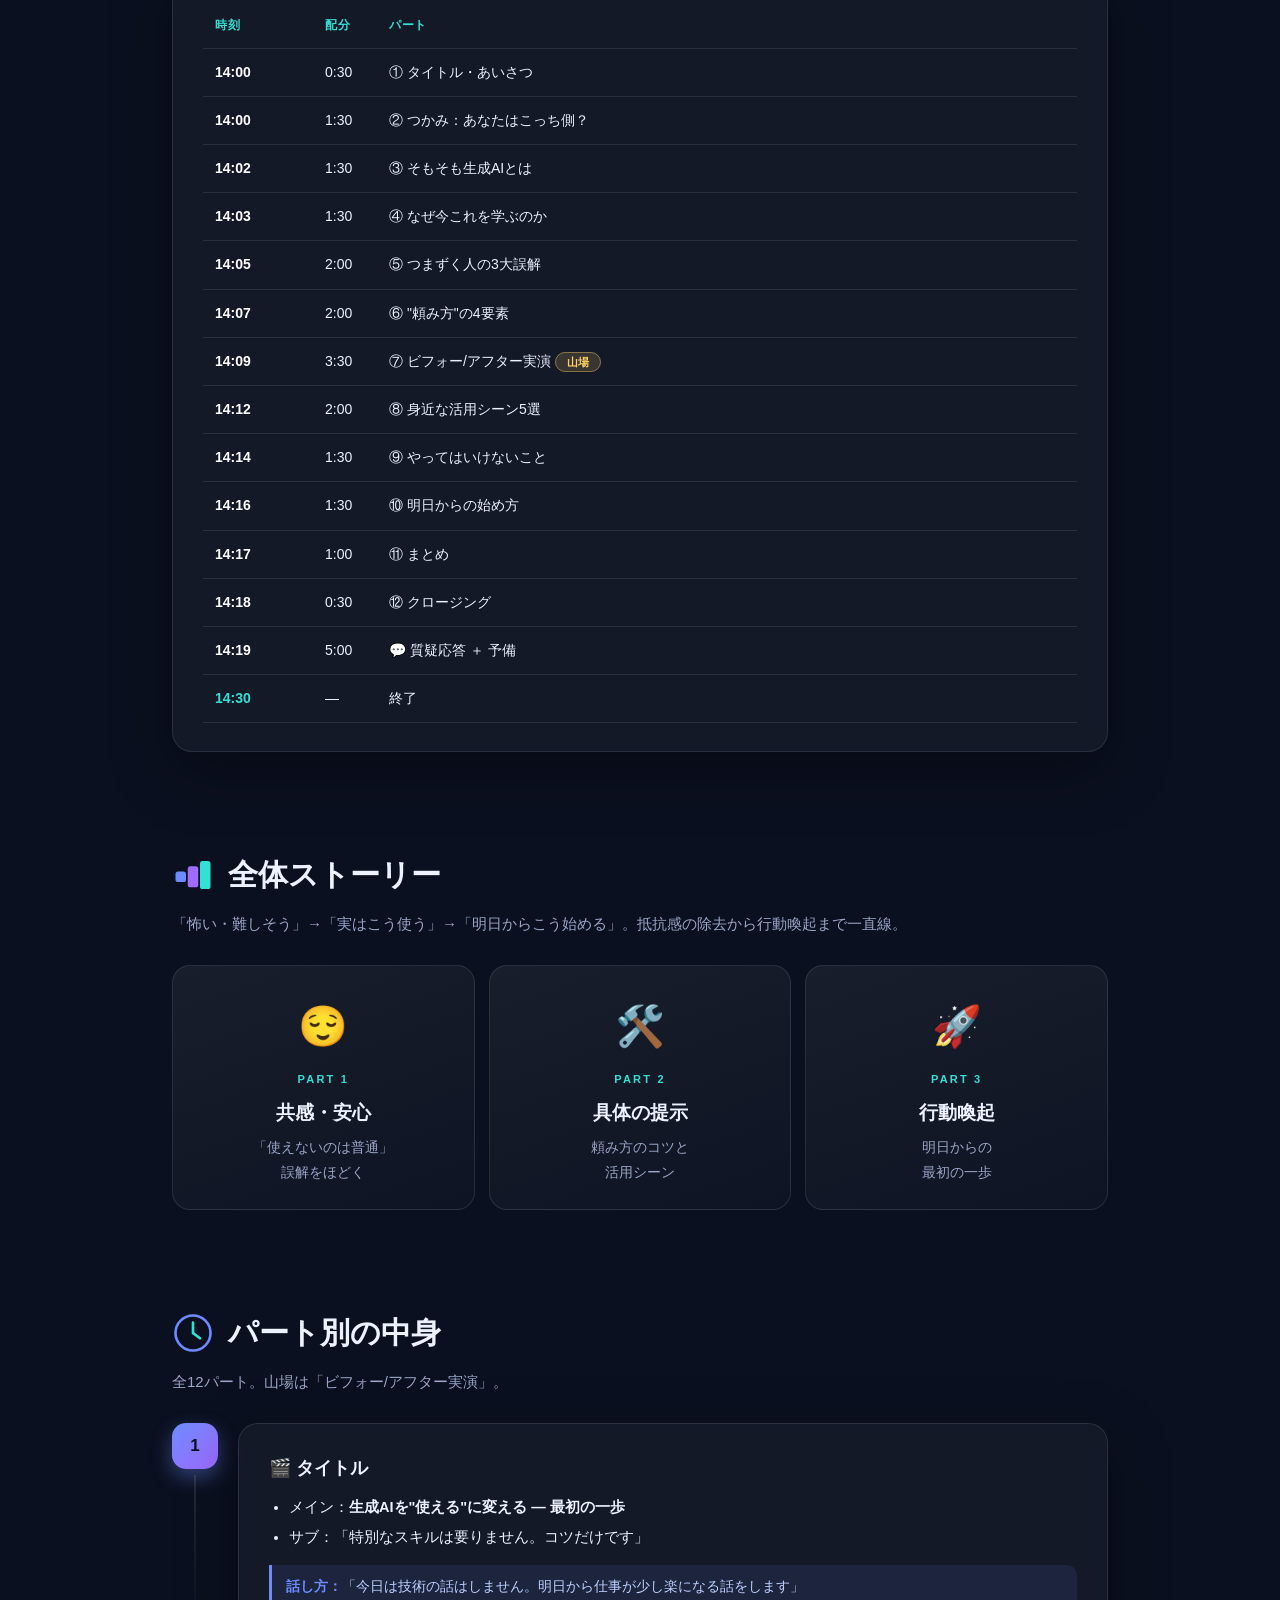
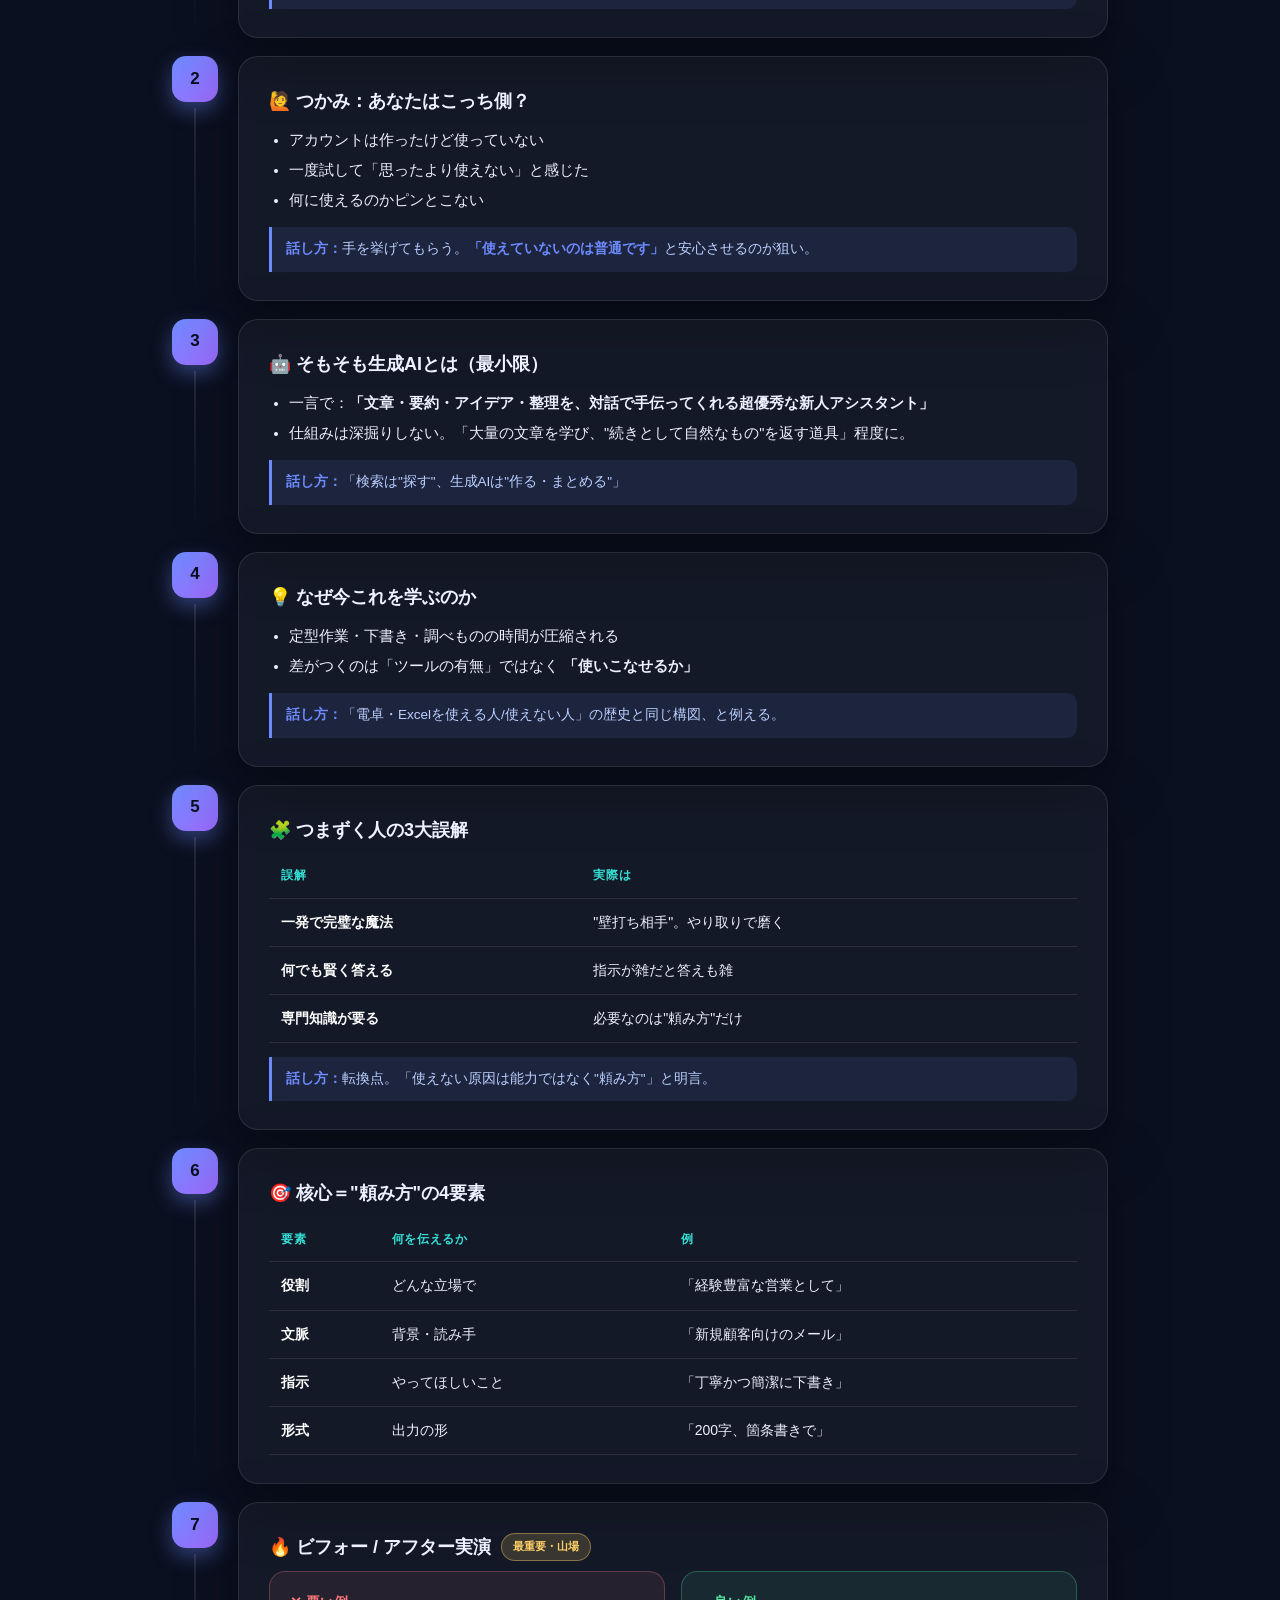
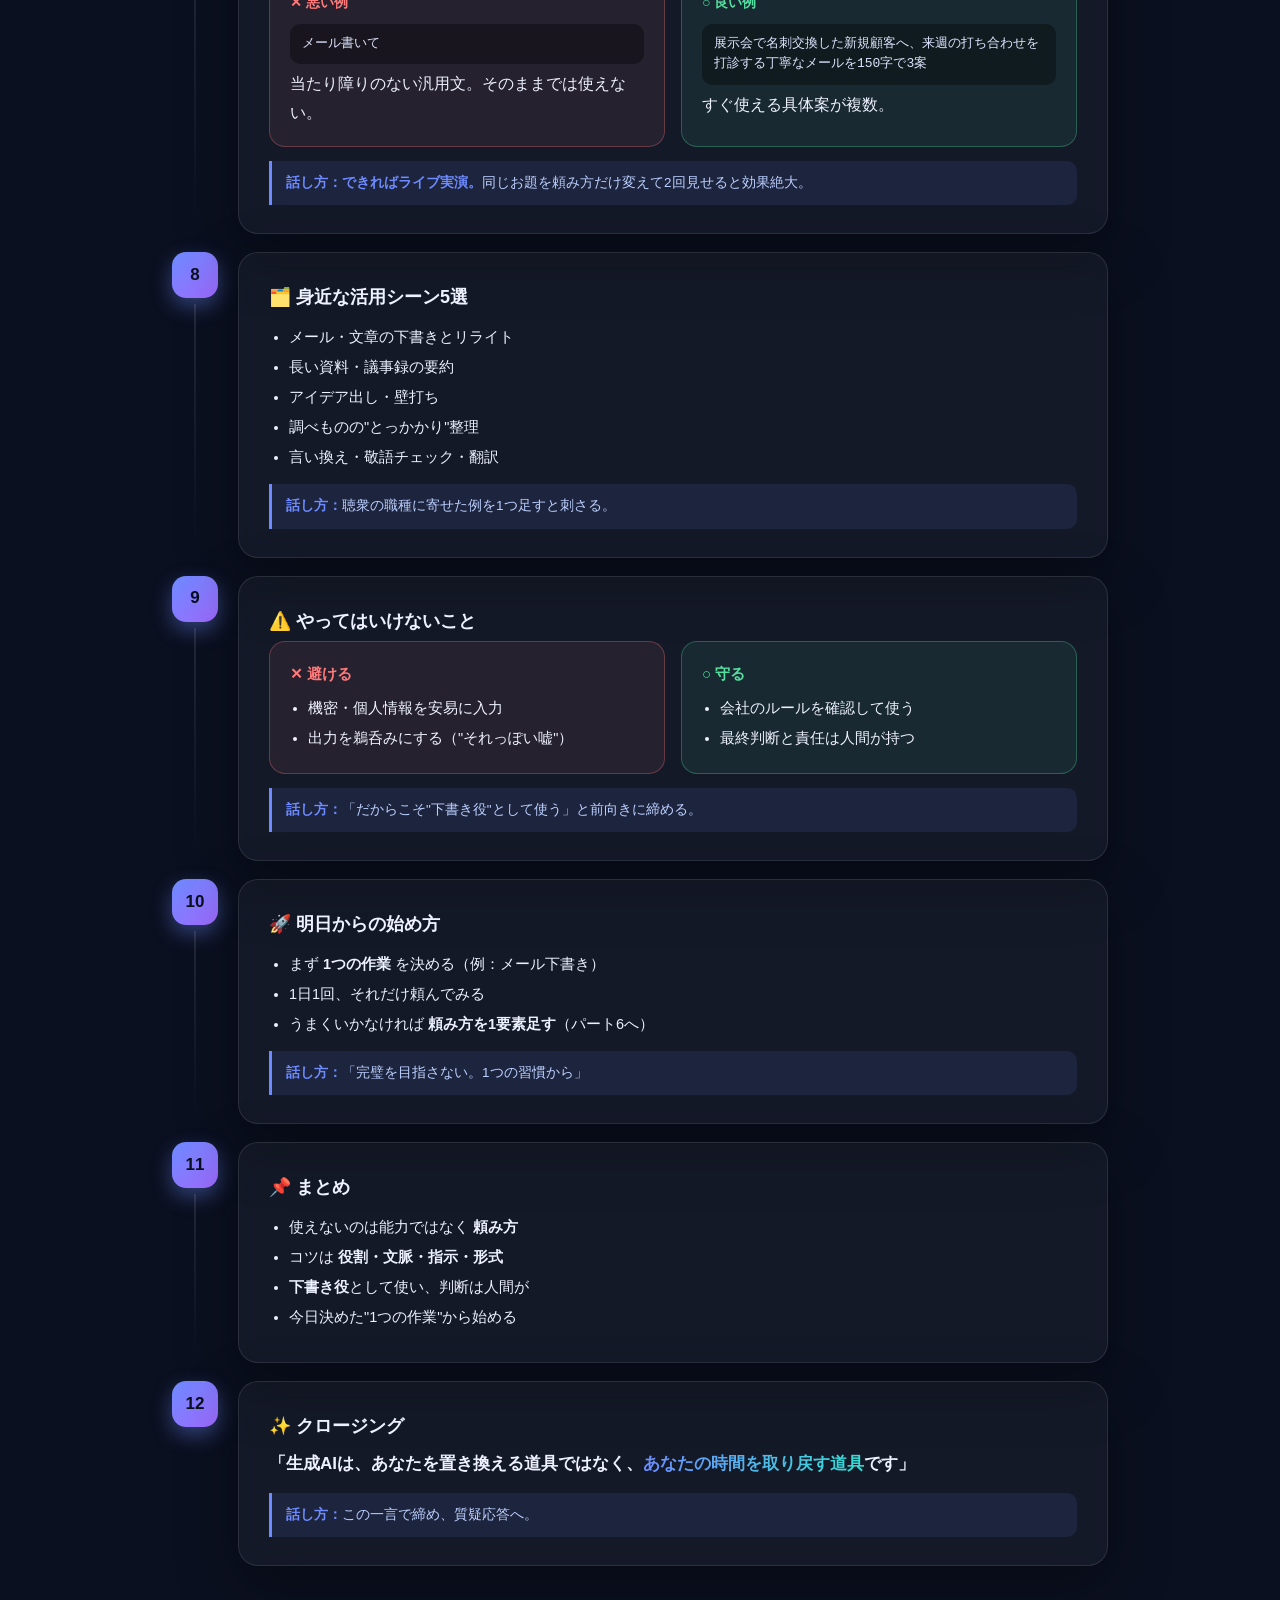
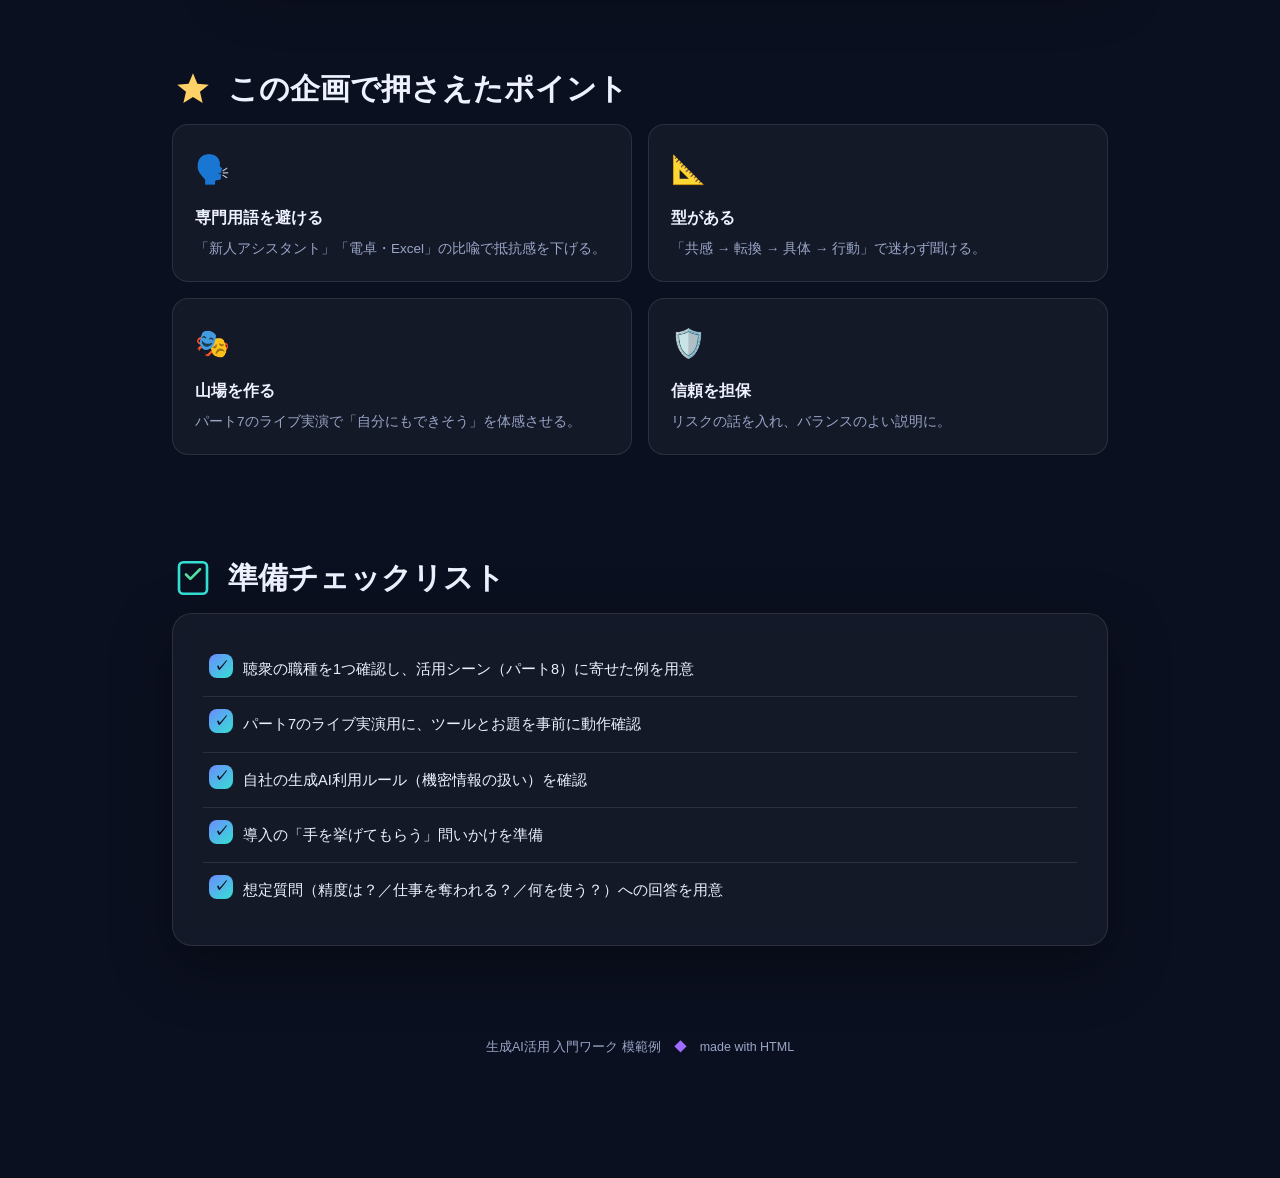
<file: genai-presentation-plan.html>
<!DOCTYPE html>
<html lang="ja">
<head>
<meta charset="UTF-8">
<meta name="viewport" content="width=device-width, initial-scale=1.0">
<title>生成AIを"使える"に変える ― プレゼン企画</title>
<style>
  :root{
    --bg:#0b1020;
    --bg2:#131a33;
    --card:rgba(255,255,255,.04);
    --ink:#eef2ff;
    --sub:#9aa6c7;
    --line:rgba(255,255,255,.10);
    --c1:#6d8bff;
    --c2:#a06bff;
    --c3:#34e0d4;
    --warn:#ff7a7a;
    --ok:#54e0a0;
    --gold:#ffd166;
  }
  *{box-sizing:border-box;}
  html{scroll-behavior:smooth;}
  body{
    margin:0;background:var(--bg);color:var(--ink);
    font-family:"Hiragino Sans","Hiragino Kaku Gothic ProN","Yu Gothic",Meiryo,sans-serif;
    line-height:1.8;-webkit-font-smoothing:antialiased;overflow-x:hidden;
  }
  .wrap{max-width:980px;margin:0 auto;padding:0 22px 120px;}

  /* animated aurora background */
  .aurora{position:fixed;inset:0;z-index:-2;overflow:hidden;background:
    radial-gradient(60% 50% at 15% 10%,rgba(109,139,255,.25),transparent 60%),
    radial-gradient(50% 45% at 85% 15%,rgba(160,107,255,.22),transparent 60%),
    radial-gradient(55% 50% at 50% 100%,rgba(52,224,212,.16),transparent 60%),
    var(--bg);}
  .blob{position:fixed;border-radius:50%;filter:blur(60px);opacity:.5;z-index:-1;
    animation:float 18s ease-in-out infinite;}
  .blob.b1{width:380px;height:380px;background:#3b5bff;top:-80px;left:-60px;}
  .blob.b2{width:320px;height:320px;background:#8b3bff;top:240px;right:-80px;animation-delay:-6s;}
  .blob.b3{width:300px;height:300px;background:#16b8a8;bottom:-60px;left:30%;animation-delay:-11s;}
  @keyframes float{0%,100%{transform:translate(0,0) scale(1);}50%{transform:translate(30px,-40px) scale(1.12);}}

  /* HERO */
  header.hero{min-height:92vh;display:flex;flex-direction:column;justify-content:center;
    align-items:center;text-align:center;position:relative;padding:60px 22px;}
  .badge-top{font-size:12px;letter-spacing:.28em;color:var(--c3);font-weight:700;
    border:1px solid var(--line);padding:8px 18px;border-radius:999px;
    background:rgba(255,255,255,.03);backdrop-filter:blur(6px);
    animation:fadeUp .8s both;}
  header.hero h1{font-size:clamp(34px,6vw,62px);line-height:1.25;margin:26px 0 8px;
    font-weight:800;letter-spacing:-.01em;animation:fadeUp .8s .1s both;}
  header.hero h1 .grad{background:linear-gradient(100deg,var(--c1),var(--c2) 50%,var(--c3));
    -webkit-background-clip:text;background-clip:text;color:transparent;}
  header.hero p.lead{font-size:clamp(15px,2.2vw,20px);color:var(--sub);max-width:620px;
    margin:6px auto 0;animation:fadeUp .8s .2s both;}
  .hero-art{margin-top:40px;animation:fadeUp 1s .3s both;}
  .scroll-hint{position:absolute;bottom:26px;color:var(--sub);font-size:12px;letter-spacing:.2em;
    animation:bob 2s infinite;}
  @keyframes bob{0%,100%{transform:translateY(0);opacity:.6;}50%{transform:translateY(8px);opacity:1;}}
  @keyframes fadeUp{from{opacity:0;transform:translateY(24px);}to{opacity:1;transform:none;}}

  /* meta chips */
  .chips{display:flex;flex-wrap:wrap;gap:10px;justify-content:center;margin-top:34px;
    animation:fadeUp .8s .35s both;}
  .chip{background:rgba(255,255,255,.05);border:1px solid var(--line);border-radius:14px;
    padding:12px 18px;text-align:left;backdrop-filter:blur(6px);}
  .chip b{display:block;font-size:11px;color:var(--c3);letter-spacing:.08em;margin-bottom:2px;}
  .chip span{font-size:14px;}

  /* sections */
  section{margin-top:96px;}
  .reveal{opacity:0;transform:translateY(36px);transition:.7s cubic-bezier(.2,.7,.2,1);}
  .reveal.in{opacity:1;transform:none;}
  h2.sec{font-size:clamp(22px,3vw,30px);margin:0 0 8px;font-weight:800;display:flex;
    align-items:center;gap:14px;}
  h2.sec .ico{width:42px;height:42px;flex:none;}
  .sec-sub{color:var(--sub);margin:0 0 28px;font-size:15px;}

  /* glass card */
  .glass{background:var(--card);border:1px solid var(--line);border-radius:20px;
    padding:28px 30px;backdrop-filter:blur(10px);
    box-shadow:0 20px 60px rgba(0,0,0,.35);}

  /* flow */
  .flow{display:flex;gap:14px;flex-wrap:wrap;align-items:stretch;}
  .flow .step{flex:1;min-width:200px;border-radius:18px;padding:24px 20px;text-align:center;
    position:relative;overflow:hidden;border:1px solid var(--line);
    background:linear-gradient(160deg,rgba(255,255,255,.06),rgba(255,255,255,.02));
    transition:.4s;}
  .flow .step:hover{transform:translateY(-6px);border-color:rgba(160,107,255,.5);}
  .flow .step .emoji{font-size:40px;}
  .flow .step .n{font-size:11px;letter-spacing:.2em;color:var(--c3);font-weight:700;margin-top:8px;}
  .flow .step .t{font-size:19px;font-weight:800;margin:6px 0 6px;}
  .flow .step .d{font-size:13.5px;color:var(--sub);}

  /* timeline of parts */
  .tl{position:relative;margin-top:10px;padding-left:0;}
  .part{display:flex;gap:20px;margin-bottom:18px;align-items:stretch;}
  .part .rail{flex:none;display:flex;flex-direction:column;align-items:center;}
  .part .dot{width:46px;height:46px;border-radius:14px;display:flex;align-items:center;
    justify-content:center;font-weight:800;font-size:17px;color:#0b1020;
    background:linear-gradient(140deg,var(--c1),var(--c2));box-shadow:0 8px 20px rgba(109,139,255,.4);}
  .part .line{width:2px;flex:1;background:linear-gradient(var(--line),transparent);margin-top:6px;}
  .part:last-child .line{display:none;}
  .part .pcard{flex:1;}
  .part .pcard .ptitle{font-size:18px;font-weight:700;display:flex;align-items:center;gap:10px;flex-wrap:wrap;}
  .tag{font-size:11px;font-weight:800;padding:3px 11px;border-radius:999px;}
  .tag.hot{background:rgba(255,209,102,.16);color:var(--gold);border:1px solid rgba(255,209,102,.4);}
  .part ul{margin:10px 0 0;padding-left:20px;}
  .part li{margin:4px 0;font-size:14.5px;}
  .talk{margin-top:14px;font-size:13.5px;color:#bcd0ff;background:rgba(109,139,255,.10);
    border-left:3px solid var(--c1);border-radius:0 10px 10px 0;padding:10px 14px;}
  .talk b{color:var(--c1);}

  /* tables */
  table{width:100%;border-collapse:collapse;margin-top:8px;font-size:14px;}
  th,td{text-align:left;padding:11px 12px;border-bottom:1px solid var(--line);vertical-align:top;}
  th{color:var(--c3);font-size:12px;letter-spacing:.06em;}
  td.k{font-weight:700;color:#fff;white-space:nowrap;}

  /* before / after */
  .ba{display:flex;gap:16px;flex-wrap:wrap;margin-top:8px;}
  .ba>div{flex:1;min-width:250px;border-radius:16px;padding:18px 20px;}
  .ba .bad{background:rgba(255,122,122,.08);border:1px solid rgba(255,122,122,.3);}
  .ba .good{background:rgba(84,224,160,.08);border:1px solid rgba(84,224,160,.3);}
  .ba .lbl{font-weight:800;margin-bottom:8px;font-size:14px;}
  .ba .bad .lbl{color:var(--warn);}
  .ba .good .lbl{color:var(--ok);}
  .ba code{display:block;background:rgba(0,0,0,.35);border-radius:10px;padding:10px 12px;
    font-size:13px;margin:6px 0;line-height:1.6;color:#dfe6ff;font-family:ui-monospace,monospace;}

  /* do/dont */
  .dd{display:flex;gap:16px;flex-wrap:wrap;margin-top:4px;}
  .dd>div{flex:1;min-width:250px;border-radius:16px;padding:18px 20px;}
  .dd .dont{background:rgba(255,122,122,.08);border:1px solid rgba(255,122,122,.3);}
  .dd .do{background:rgba(84,224,160,.08);border:1px solid rgba(84,224,160,.3);}
  .dd h4{margin:0 0 8px;font-size:15px;}
  .dd .dont h4{color:var(--warn);}.dd .do h4{color:var(--ok);}
  .dd ul{margin:0;padding-left:18px;font-size:14px;}

  /* points */
  .pts{display:grid;grid-template-columns:1fr 1fr;gap:16px;}
  .pt{background:var(--card);border:1px solid var(--line);border-radius:16px;padding:20px 22px;
    transition:.4s;}
  .pt:hover{transform:translateY(-4px);border-color:rgba(52,224,212,.5);}
  .pt .pemoji{font-size:28px;}
  .pt h4{margin:8px 0 4px;font-size:16px;}
  .pt p{margin:0;font-size:13.5px;color:var(--sub);}

  /* checklist */
  .check{list-style:none;padding:0;margin:0;}
  .check li{padding:14px 0 14px 40px;position:relative;border-bottom:1px solid var(--line);
    font-size:14.5px;}
  .check li:last-child{border-bottom:none;}
  .check li::before{content:"✓";position:absolute;left:6px;top:12px;width:24px;height:24px;
    border-radius:8px;background:linear-gradient(140deg,var(--c1),var(--c3));color:#0b1020;
    font-weight:800;display:flex;align-items:center;justify-content:center;font-size:14px;}

  footer{margin-top:90px;text-align:center;color:var(--sub);font-size:12.5px;}
  .heart{color:var(--c2);}

  @media(max-width:640px){.pts{grid-template-columns:1fr;}}
</style>
</head>
<body>

<div class="aurora"></div>
<div class="blob b1"></div><div class="blob b2"></div><div class="blob b3"></div>

<header class="hero">
  <div class="badge-top">PRESENTATION PLAN ・ 生成AI 入門ワーク</div>
  <h1>生成AIを<br><span class="grad">"使える"に変える</span></h1>
  <p class="lead">特別なスキルは要りません。必要なのは、ほんの少しの<b style="color:#fff">"コツ"</b>だけ。</p>

  <div class="hero-art">
    <!-- robot assistant SVG -->
    <svg width="180" height="180" viewBox="0 0 200 200" fill="none" xmlns="http://www.w3.org/2000/svg">
      <defs>
        <linearGradient id="g1" x1="0" y1="0" x2="1" y2="1">
          <stop offset="0" stop-color="#6d8bff"/><stop offset="1" stop-color="#a06bff"/>
        </linearGradient>
      </defs>
      <circle cx="100" cy="100" r="78" stroke="url(#g1)" stroke-width="2" opacity=".35">
        <animateTransform attributeName="transform" type="rotate" from="0 100 100" to="360 100 100" dur="40s" repeatCount="indefinite"/>
      </circle>
      <circle cx="100" cy="22" r="4" fill="#34e0d4">
        <animateTransform attributeName="transform" type="rotate" from="0 100 100" to="360 100 100" dur="40s" repeatCount="indefinite"/>
      </circle>
      <rect x="58" y="64" width="84" height="72" rx="20" fill="url(#g1)"/>
      <rect x="70" y="80" width="64" height="40" rx="12" fill="#0b1020"/>
      <circle cx="88" cy="100" r="7" fill="#34e0d4"><animate attributeName="r" values="7;3;7" dur="3s" repeatCount="indefinite"/></circle>
      <circle cx="112" cy="100" r="7" fill="#34e0d4"><animate attributeName="r" values="7;3;7" dur="3s" begin=".3s" repeatCount="indefinite"/></circle>
      <rect x="96" y="46" width="8" height="16" rx="4" fill="#a06bff"/>
      <circle cx="100" cy="44" r="6" fill="#ffd166"><animate attributeName="cy" values="44;38;44" dur="2s" repeatCount="indefinite"/></circle>
      <rect x="50" y="96" width="10" height="26" rx="5" fill="url(#g1)"/>
      <rect x="140" y="96" width="10" height="26" rx="5" fill="url(#g1)"/>
    </svg>
  </div>

  <div class="chips">
    <div class="chip"><b>日時</b><span>2026.7.8（水）14:00〜14:30</span></div>
    <div class="chip"><b>会場</b><span>本社3F 大会議室 ＋ オンライン</span></div>
    <div class="chip"><b>対象</b><span>全部署の希望者（定員30名）</span></div>
    <div class="chip"><b>構成</b><span>本編19分 ＋ Q&amp;A / 全12パート</span></div>
  </div>

  <div class="scroll-hint">SCROLL ↓</div>
</header>

<div class="wrap">

  <!-- OVERVIEW + TIMETABLE -->
  <section class="reveal">
    <h2 class="sec">
      <svg class="ico" viewBox="0 0 48 48" fill="none"><rect x="7" y="10" width="34" height="30" rx="5" stroke="#6d8bff" stroke-width="3"/><path d="M7 18h34" stroke="#6d8bff" stroke-width="3"/><path d="M16 6v8M32 6v8" stroke="#34e0d4" stroke-width="3" stroke-linecap="round"/><circle cx="24" cy="29" r="4" fill="#ffd166"/></svg>
      開催概要
    </h2>
    <p class="sec-sub">社内勉強会としてランチ後の30分枠を確保。気軽に参加できる雰囲気を狙う。</p>
    <div class="glass">
      <table>
        <tr><td class="k">タイトル</td><td>生成AIを"使える"に変える ― 最初の一歩</td></tr>
        <tr><td class="k">日時</td><td>2026年7月8日（水）14:00〜14:30（本編19分＋Q&amp;A5分＋予備）</td></tr>
        <tr><td class="k">会場</td><td>本社3F 大会議室 ／ オンライン同時配信（ハイブリッド）</td></tr>
        <tr><td class="k">対象</td><td>全部署の希望者（生成AIをまだ使いこなせていない方）／ 定員30名</td></tr>
        <tr><td class="k">形式</td><td>スライド投影＋ライブ実演（パート7）。質疑応答あり</td></tr>
        <tr><td class="k">準備</td><td>申込フォーム締切 7/4（金）／ 前日 7/7 に実演リハーサル</td></tr>
      </table>
    </div>

    <h2 class="sec" style="margin-top:54px;">
      <svg class="ico" viewBox="0 0 48 48" fill="none"><circle cx="24" cy="26" r="16" stroke="#34e0d4" stroke-width="3"/><path d="M24 18v8l6 4" stroke="#a06bff" stroke-width="3" stroke-linecap="round"/><path d="M18 6h12" stroke="#6d8bff" stroke-width="3" stroke-linecap="round"/></svg>
      当日タイムテーブル
    </h2>
    <p class="sec-sub">14:00 スタート。山場のライブ実演（P7）に最も時間を割く配分。</p>
    <div class="glass">
      <table>
        <tr><th style="width:110px;">時刻</th><th style="width:64px;">配分</th><th>パート</th></tr>
        <tr><td class="k">14:00</td><td>0:30</td><td>① タイトル・あいさつ</td></tr>
        <tr><td class="k">14:00</td><td>1:30</td><td>② つかみ：あなたはこっち側？</td></tr>
        <tr><td class="k">14:02</td><td>1:30</td><td>③ そもそも生成AIとは</td></tr>
        <tr><td class="k">14:03</td><td>1:30</td><td>④ なぜ今これを学ぶのか</td></tr>
        <tr><td class="k">14:05</td><td>2:00</td><td>⑤ つまずく人の3大誤解</td></tr>
        <tr><td class="k">14:07</td><td>2:00</td><td>⑥ "頼み方"の4要素</td></tr>
        <tr><td class="k">14:09</td><td>3:30</td><td>⑦ ビフォー/アフター実演 <span class="tag hot">山場</span></td></tr>
        <tr><td class="k">14:12</td><td>2:00</td><td>⑧ 身近な活用シーン5選</td></tr>
        <tr><td class="k">14:14</td><td>1:30</td><td>⑨ やってはいけないこと</td></tr>
        <tr><td class="k">14:16</td><td>1:30</td><td>⑩ 明日からの始め方</td></tr>
        <tr><td class="k">14:17</td><td>1:00</td><td>⑪ まとめ</td></tr>
        <tr><td class="k">14:18</td><td>0:30</td><td>⑫ クロージング</td></tr>
        <tr><td class="k">14:19</td><td>5:00</td><td>💬 質疑応答 ＋ 予備</td></tr>
        <tr><td class="k" style="color:var(--c3);">14:30</td><td>—</td><td>終了</td></tr>
      </table>
    </div>
  </section>

  <!-- STORY -->
  <section class="reveal">
    <h2 class="sec">
      <svg class="ico" viewBox="0 0 48 48" fill="none"><rect x="4" y="20" width="12" height="12" rx="3" fill="#6d8bff"/><rect x="18" y="14" width="12" height="24" rx="3" fill="#a06bff"/><rect x="32" y="8" width="12" height="32" rx="3" fill="#34e0d4"/></svg>
      全体ストーリー
    </h2>
    <p class="sec-sub">「怖い・難しそう」→「実はこう使う」→「明日からこう始める」。抵抗感の除去から行動喚起まで一直線。</p>
    <div class="flow">
      <div class="step"><div class="emoji">😌</div><div class="n">PART 1</div><div class="t">共感・安心</div><div class="d">「使えないのは普通」<br>誤解をほどく</div></div>
      <div class="step"><div class="emoji">🛠️</div><div class="n">PART 2</div><div class="t">具体の提示</div><div class="d">頼み方のコツと<br>活用シーン</div></div>
      <div class="step"><div class="emoji">🚀</div><div class="n">PART 3</div><div class="t">行動喚起</div><div class="d">明日からの<br>最初の一歩</div></div>
    </div>
  </section>

  <!-- PARTS -->
  <section class="reveal">
    <h2 class="sec">
      <svg class="ico" viewBox="0 0 48 48" fill="none"><circle cx="24" cy="24" r="20" stroke="#6d8bff" stroke-width="3"/><path d="M24 12v12l8 6" stroke="#34e0d4" stroke-width="3" stroke-linecap="round"/></svg>
      パート別の中身
    </h2>
    <p class="sec-sub">全12パート。山場は「ビフォー/アフター実演」。</p>

    <div class="tl">

      <div class="part"><div class="rail"><div class="dot">1</div><div class="line"></div></div>
        <div class="pcard glass"><div class="ptitle">🎬 タイトル</div>
          <ul><li>メイン：<b>生成AIを"使える"に変える ― 最初の一歩</b></li><li>サブ：「特別なスキルは要りません。コツだけです」</li></ul>
          <div class="talk"><b>話し方：</b>「今日は技術の話はしません。明日から仕事が少し楽になる話をします」</div>
        </div></div>

      <div class="part"><div class="rail"><div class="dot">2</div><div class="line"></div></div>
        <div class="pcard glass"><div class="ptitle">🙋 つかみ：あなたはこっち側？</div>
          <ul><li>アカウントは作ったけど使っていない</li><li>一度試して「思ったより使えない」と感じた</li><li>何に使えるのかピンとこない</li></ul>
          <div class="talk"><b>話し方：</b>手を挙げてもらう。<b>「使えていないのは普通です」</b>と安心させるのが狙い。</div>
        </div></div>

      <div class="part"><div class="rail"><div class="dot">3</div><div class="line"></div></div>
        <div class="pcard glass"><div class="ptitle">🤖 そもそも生成AIとは（最小限）</div>
          <ul><li>一言で：<b>「文章・要約・アイデア・整理を、対話で手伝ってくれる超優秀な新人アシスタント」</b></li><li>仕組みは深掘りしない。「大量の文章を学び、"続きとして自然なもの"を返す道具」程度に。</li></ul>
          <div class="talk"><b>話し方：</b>「検索は"探す"、生成AIは"作る・まとめる"」</div>
        </div></div>

      <div class="part"><div class="rail"><div class="dot">4</div><div class="line"></div></div>
        <div class="pcard glass"><div class="ptitle">💡 なぜ今これを学ぶのか</div>
          <ul><li>定型作業・下書き・調べものの時間が圧縮される</li><li>差がつくのは「ツールの有無」ではなく <b>「使いこなせるか」</b></li></ul>
          <div class="talk"><b>話し方：</b>「電卓・Excelを使える人/使えない人」の歴史と同じ構図、と例える。</div>
        </div></div>

      <div class="part"><div class="rail"><div class="dot">5</div><div class="line"></div></div>
        <div class="pcard glass"><div class="ptitle">🧩 つまずく人の3大誤解</div>
          <table><tr><th>誤解</th><th>実際は</th></tr>
            <tr><td class="k">一発で完璧な魔法</td><td>"壁打ち相手"。やり取りで磨く</td></tr>
            <tr><td class="k">何でも賢く答える</td><td>指示が雑だと答えも雑</td></tr>
            <tr><td class="k">専門知識が要る</td><td>必要なのは"頼み方"だけ</td></tr></table>
          <div class="talk"><b>話し方：</b>転換点。「使えない原因は能力ではなく"頼み方"」と明言。</div>
        </div></div>

      <div class="part"><div class="rail"><div class="dot">6</div><div class="line"></div></div>
        <div class="pcard glass"><div class="ptitle">🎯 核心＝"頼み方"の4要素</div>
          <table><tr><th>要素</th><th>何を伝えるか</th><th>例</th></tr>
            <tr><td class="k">役割</td><td>どんな立場で</td><td>「経験豊富な営業として」</td></tr>
            <tr><td class="k">文脈</td><td>背景・読み手</td><td>「新規顧客向けのメール」</td></tr>
            <tr><td class="k">指示</td><td>やってほしいこと</td><td>「丁寧かつ簡潔に下書き」</td></tr>
            <tr><td class="k">形式</td><td>出力の形</td><td>「200字、箇条書きで」</td></tr></table>
        </div></div>

      <div class="part"><div class="rail"><div class="dot">7</div><div class="line"></div></div>
        <div class="pcard glass"><div class="ptitle">🔥 ビフォー / アフター実演 <span class="tag hot">最重要・山場</span></div>
          <div class="ba">
            <div class="bad"><div class="lbl">✕ 悪い例</div><code>メール書いて</code>当たり障りのない汎用文。そのままでは使えない。</div>
            <div class="good"><div class="lbl">○ 良い例</div><code>展示会で名刺交換した新規顧客へ、来週の打ち合わせを打診する丁寧なメールを150字で3案</code>すぐ使える具体案が複数。</div>
          </div>
          <div class="talk"><b>話し方：</b><b>できればライブ実演。</b>同じお題を頼み方だけ変えて2回見せると効果絶大。</div>
        </div></div>

      <div class="part"><div class="rail"><div class="dot">8</div><div class="line"></div></div>
        <div class="pcard glass"><div class="ptitle">🗂️ 身近な活用シーン5選</div>
          <ul><li>メール・文章の下書きとリライト</li><li>長い資料・議事録の要約</li><li>アイデア出し・壁打ち</li><li>調べものの"とっかかり"整理</li><li>言い換え・敬語チェック・翻訳</li></ul>
          <div class="talk"><b>話し方：</b>聴衆の職種に寄せた例を1つ足すと刺さる。</div>
        </div></div>

      <div class="part"><div class="rail"><div class="dot">9</div><div class="line"></div></div>
        <div class="pcard glass"><div class="ptitle">⚠️ やってはいけないこと</div>
          <div class="dd">
            <div class="dont"><h4>✕ 避ける</h4><ul><li>機密・個人情報を安易に入力</li><li>出力を鵜呑みにする（"それっぽい嘘"）</li></ul></div>
            <div class="do"><h4>○ 守る</h4><ul><li>会社のルールを確認して使う</li><li>最終判断と責任は人間が持つ</li></ul></div>
          </div>
          <div class="talk"><b>話し方：</b>「だからこそ"下書き役"として使う」と前向きに締める。</div>
        </div></div>

      <div class="part"><div class="rail"><div class="dot">10</div><div class="line"></div></div>
        <div class="pcard glass"><div class="ptitle">🚀 明日からの始め方</div>
          <ul><li>まず <b>1つの作業</b> を決める（例：メール下書き）</li><li>1日1回、それだけ頼んでみる</li><li>うまくいかなければ <b>頼み方を1要素足す</b>（パート6へ）</li></ul>
          <div class="talk"><b>話し方：</b>「完璧を目指さない。1つの習慣から」</div>
        </div></div>

      <div class="part"><div class="rail"><div class="dot">11</div><div class="line"></div></div>
        <div class="pcard glass"><div class="ptitle">📌 まとめ</div>
          <ul><li>使えないのは能力ではなく <b>頼み方</b></li><li>コツは <b>役割・文脈・指示・形式</b></li><li><b>下書き役</b>として使い、判断は人間が</li><li>今日決めた"1つの作業"から始める</li></ul>
        </div></div>

      <div class="part"><div class="rail"><div class="dot">12</div></div>
        <div class="pcard glass"><div class="ptitle">✨ クロージング</div>
          <p style="font-size:17px;font-weight:700;margin:6px 0 0;">「生成AIは、あなたを置き換える道具ではなく、<span class="grad" style="background:linear-gradient(100deg,var(--c1),var(--c3));-webkit-background-clip:text;background-clip:text;color:transparent;">あなたの時間を取り戻す道具</span>です」</p>
          <div class="talk"><b>話し方：</b>この一言で締め、質疑応答へ。</div>
        </div></div>

    </div>
  </section>

  <!-- POINTS -->
  <section class="reveal">
    <h2 class="sec">
      <svg class="ico" viewBox="0 0 48 48" fill="none"><path d="M24 6l5 12 13 1-10 8 3 13-11-7-11 7 3-13-10-8 13-1z" fill="#ffd166"/></svg>
      この企画で押さえたポイント
    </h2>
    <div class="pts">
      <div class="pt"><div class="pemoji">🗣️</div><h4>専門用語を避ける</h4><p>「新人アシスタント」「電卓・Excel」の比喩で抵抗感を下げる。</p></div>
      <div class="pt"><div class="pemoji">📐</div><h4>型がある</h4><p>「共感 → 転換 → 具体 → 行動」で迷わず聞ける。</p></div>
      <div class="pt"><div class="pemoji">🎭</div><h4>山場を作る</h4><p>パート7のライブ実演で「自分にもできそう」を体感させる。</p></div>
      <div class="pt"><div class="pemoji">🛡️</div><h4>信頼を担保</h4><p>リスクの話を入れ、バランスのよい説明に。</p></div>
    </div>
  </section>

  <!-- CHECKLIST -->
  <section class="reveal">
    <h2 class="sec">
      <svg class="ico" viewBox="0 0 48 48" fill="none"><rect x="8" y="6" width="32" height="36" rx="5" stroke="#34e0d4" stroke-width="3"/><path d="M16 20l5 5 11-11" stroke="#54e0a0" stroke-width="3" stroke-linecap="round" stroke-linejoin="round"/></svg>
      準備チェックリスト
    </h2>
    <div class="glass">
      <ul class="check">
        <li>聴衆の職種を1つ確認し、活用シーン（パート8）に寄せた例を用意</li>
        <li>パート7のライブ実演用に、ツールとお題を事前に動作確認</li>
        <li>自社の生成AI利用ルール（機密情報の扱い）を確認</li>
        <li>導入の「手を挙げてもらう」問いかけを準備</li>
        <li>想定質問（精度は？／仕事を奪われる？／何を使う？）への回答を用意</li>
      </ul>
    </div>
  </section>

  <footer>
    生成AI活用 入門ワーク 模範例　<span class="heart">◆</span>　made with HTML
  </footer>

</div>

<script>
  const io=new IntersectionObserver((es)=>{es.forEach(e=>{if(e.isIntersecting)e.target.classList.add('in');});},{threshold:.12});
  document.querySelectorAll('.reveal').forEach(el=>io.observe(el));
</script>
</body>
</html>
</file>
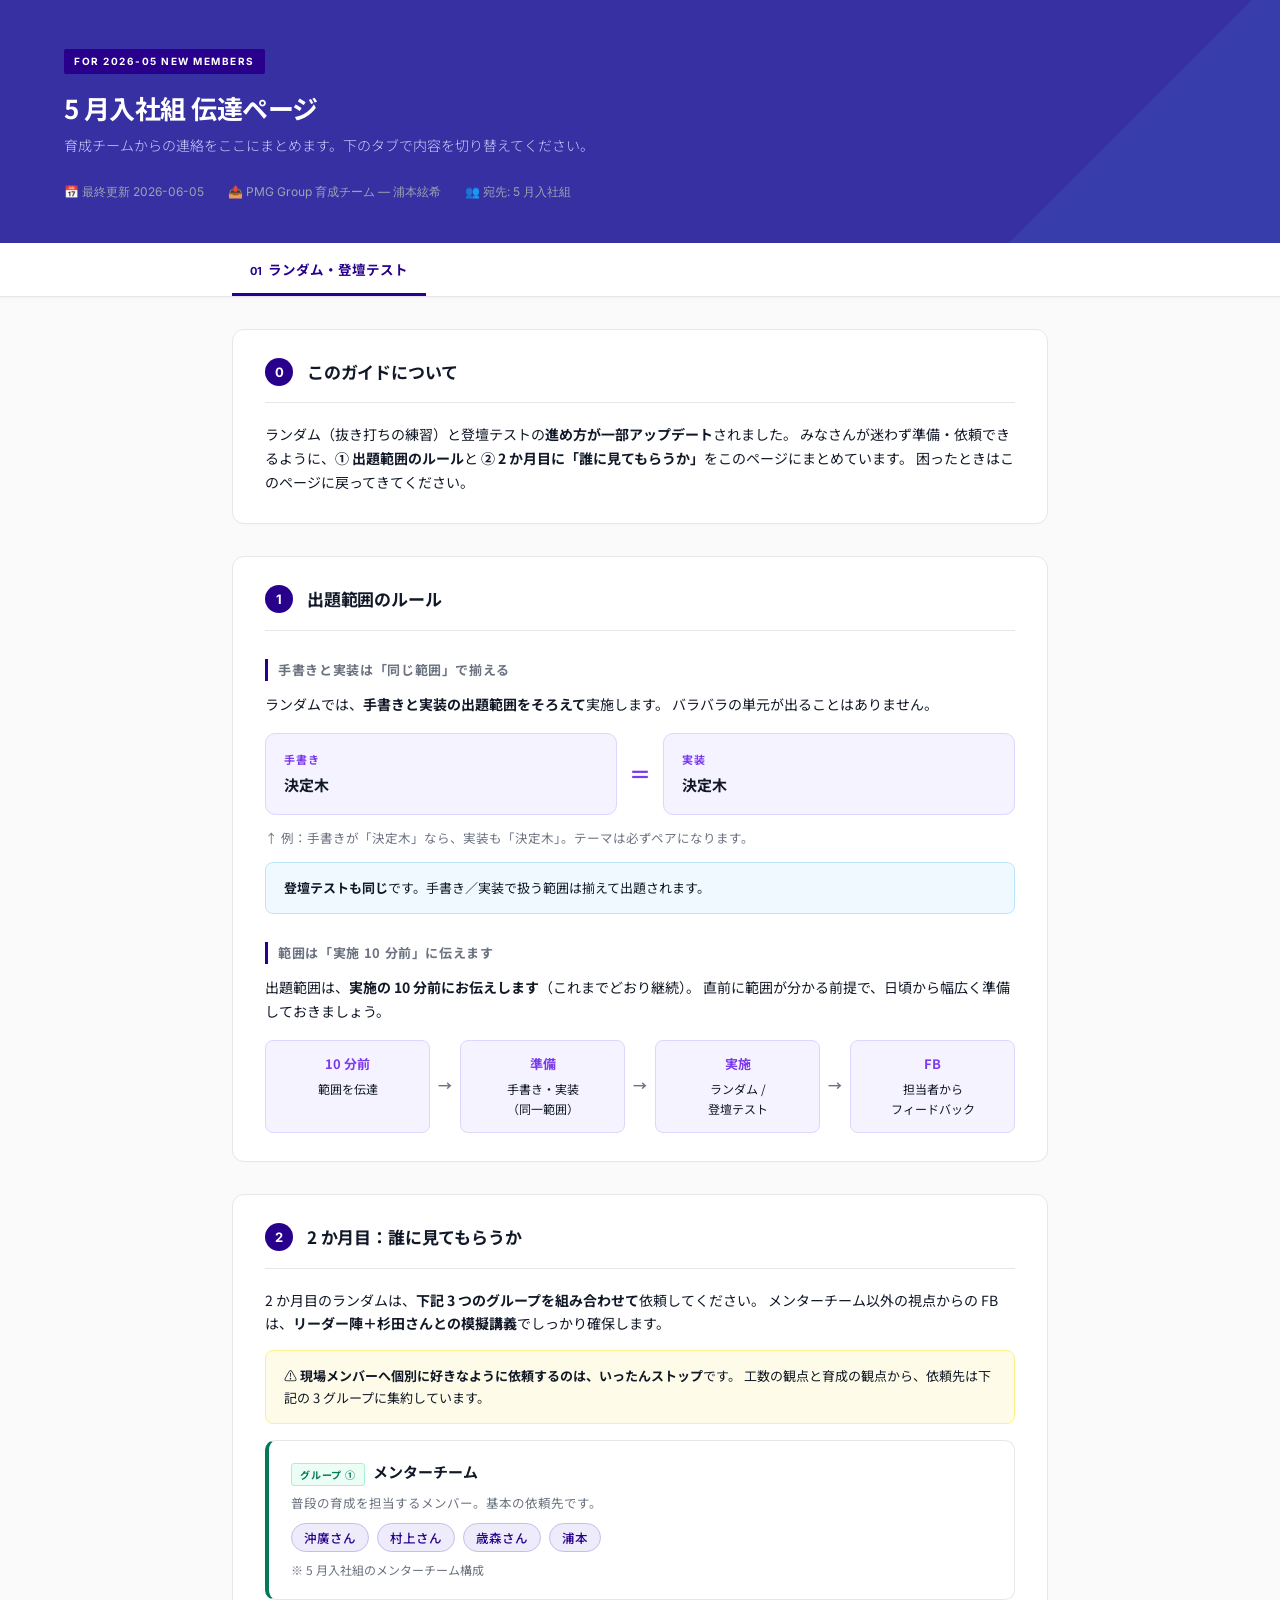
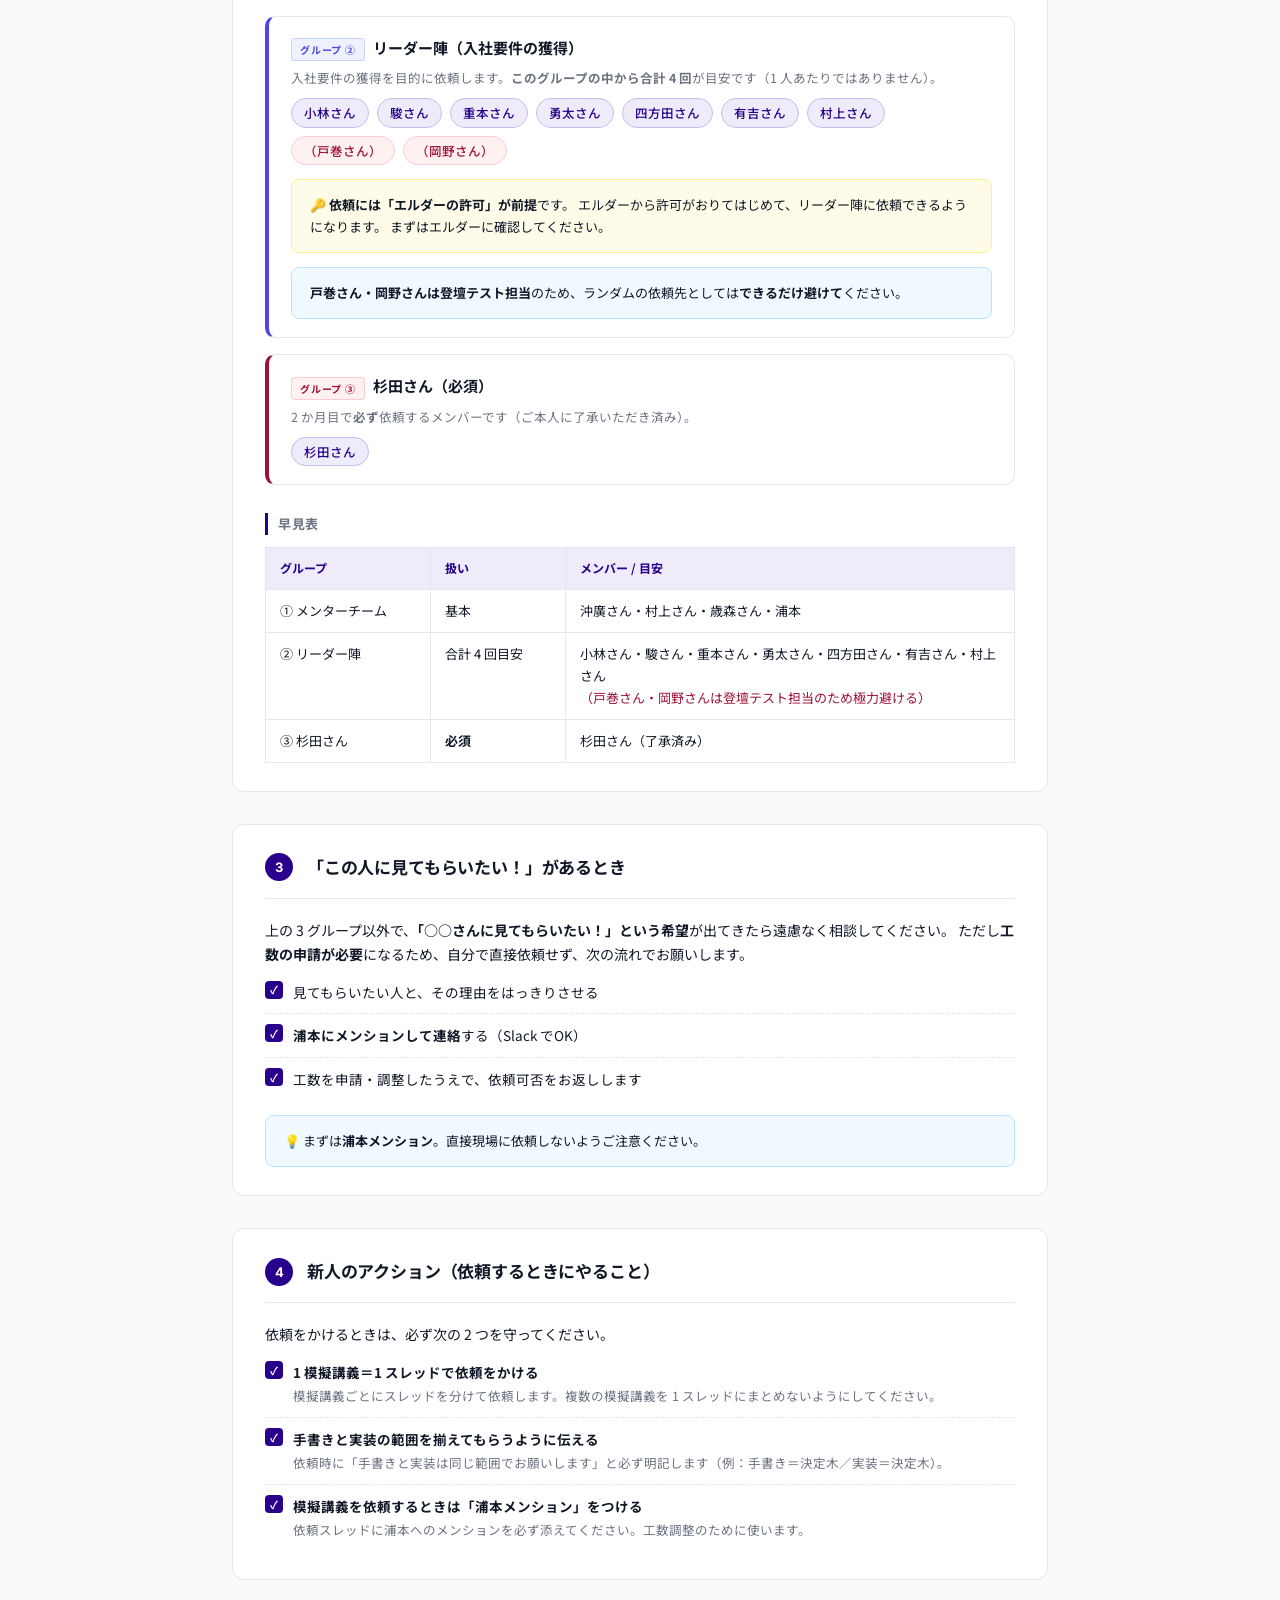
<file: strategy/2026-05-onboarding-hub.html>
<!DOCTYPE html>
<html lang="ja">
<head>
<meta charset="UTF-8">
<meta name="viewport" content="width=device-width, initial-scale=1.0">
<title>ランダム・登壇テストの進め方（新人向けガイド）</title>
<link rel="preconnect" href="https://fonts.googleapis.com">
<link href="https://fonts.googleapis.com/css2?family=Noto+Sans+JP:wght@300;400;500;700&family=Inter:wght@300;400;500;600;700&display=swap" rel="stylesheet">
<style>
  :root {
    --blue: #28008C;
    --blue-light: #EEEBFA;
    --blue-mid: #C7BCEA;
    --purple: #7C3AED;
    --purple-light: #F5F3FF;
    --purple-mid: #DDD6FE;
    --sky: #0EA5E9;
    --sky-light: #F0F9FF;
    --sky-mid: #BAE6FD;
    --status-redesign: #9F1239;
    --status-redesign-light: #FFF1F2;
    --status-redesign-mid: #FECDD3;
    --status-new: #4F46E5;
    --status-new-light: #EEF2FF;
    --status-new-mid: #C7D2FE;
    --green: #047857;
    --green-light: #ECFDF5;
    --green-mid: #A7F3D0;
    --yellow: #CA8A04;
    --yellow-light: #FEFCE8;
    --yellow-mid: #FEF08A;
    --text: #111827;
    --dark-bg: #3730A3;
    --text-sub: #6B7280;
    --border: #E5E7EB;
    --white: #FFFFFF;
  }

  * { box-sizing: border-box; margin: 0; padding: 0; }

  body {
    font-family: 'Noto Sans JP', sans-serif;
    font-size: 14px;
    line-height: 1.7;
    color: var(--text);
    background: #FAFAFA;
  }

  /* ヘッダー */
  .doc-header {
    background: var(--dark-bg);
    color: white;
    padding: 48px 64px 40px;
    position: relative;
    overflow: hidden;
  }
  .doc-header::before {
    content: '';
    position: absolute;
    top: 0; right: 0;
    width: 300px; height: 100%;
    background: linear-gradient(135deg, transparent 50%, rgba(55,138,221,0.15) 50%);
  }
  .doc-header .badge {
    display: inline-block;
    background: var(--blue);
    color: white;
    font-family: 'Inter', sans-serif;
    font-size: 10px;
    font-weight: 700;
    letter-spacing: 0.15em;
    padding: 4px 10px;
    border-radius: 2px;
    margin-bottom: 16px;
  }
  .doc-header h1 {
    font-size: 26px;
    font-weight: 700;
    letter-spacing: -0.02em;
    margin-bottom: 8px;
    line-height: 1.4;
  }
  .doc-header .slogan-ja {
    font-size: 14px;
    font-weight: 300;
    color: #C7D2FE;
    margin-bottom: 24px;
  }
  .doc-header .meta {
    display: flex;
    gap: 24px;
    font-size: 12px;
    color: #9CA3AF;
    font-family: 'Inter', sans-serif;
    flex-wrap: wrap;
  }
  .doc-header .meta span { display: flex; align-items: center; gap: 6px; }

  .container {
    max-width: 880px;
    margin: 0 auto;
    padding: 0 32px 80px;
  }

  .section {
    margin-top: 32px;
    background: white;
    border: 1px solid var(--border);
    border-radius: 12px;
    padding: 28px 32px;
    box-shadow: 0 1px 2px rgba(0,0,0,0.02);
  }
  .section-header {
    display: flex;
    align-items: center;
    gap: 14px;
    margin-bottom: 20px;
    padding-bottom: 16px;
    border-bottom: 1px solid var(--border);
  }
  .section-num {
    display: inline-flex;
    align-items: center;
    justify-content: center;
    width: 28px;
    height: 28px;
    background: var(--blue);
    color: white;
    font-family: 'Inter', sans-serif;
    font-size: 13px;
    font-weight: 700;
    border-radius: 50%;
    flex-shrink: 0;
  }
  .section-title {
    font-size: 17px;
    font-weight: 700;
    letter-spacing: -0.01em;
  }
  .subsection { margin-top: 28px; }
  .subsection-title {
    font-size: 13px;
    font-weight: 700;
    letter-spacing: 0.05em;
    color: var(--text-sub);
    text-transform: uppercase;
    margin-bottom: 12px;
    padding-left: 10px;
    border-left: 3px solid var(--blue);
  }

  p + p { margin-top: 10px; }

  table {
    width: 100%;
    border-collapse: collapse;
    font-size: 13px;
    margin-top: 8px;
  }
  th {
    background: var(--blue-light);
    color: var(--blue);
    font-weight: 700;
    text-align: left;
    padding: 10px 14px;
    border: 1px solid var(--border);
    font-size: 12px;
  }
  td {
    padding: 10px 14px;
    border: 1px solid var(--border);
    vertical-align: top;
  }

  .status-badge {
    display: inline-block;
    font-size: 10px;
    font-weight: 700;
    letter-spacing: 0.08em;
    padding: 2px 8px;
    border-radius: 3px;
    margin-right: 8px;
    vertical-align: middle;
  }
  .status-badge.must { background: var(--status-redesign-light); color: var(--status-redesign); border: 1px solid var(--status-redesign-mid); }
  .status-badge.opt  { background: var(--status-new-light); color: var(--status-new); border: 1px solid var(--status-new-mid); }
  .status-badge.mentor { background: var(--green-light); color: var(--green); border: 1px solid var(--green-mid); }

  .info-box {
    background: var(--sky-light);
    border: 1px solid var(--sky-mid);
    border-radius: 8px;
    padding: 14px 18px;
    margin-top: 14px;
    font-size: 13px;
  }
  .note-box {
    background: var(--yellow-light);
    border: 1px solid var(--yellow-mid);
    border-radius: 8px;
    padding: 14px 18px;
    margin-top: 14px;
    font-size: 13px;
  }
  .info-box strong, .note-box strong { color: var(--text); }

  /* 対比カード（手書き ⇄ 実装） */
  .pair {
    display: flex;
    align-items: stretch;
    gap: 12px;
    margin-top: 16px;
    flex-wrap: wrap;
  }
  .pair-card {
    flex: 1;
    min-width: 160px;
    border: 1px solid var(--purple-mid);
    background: var(--purple-light);
    border-radius: 10px;
    padding: 16px 18px;
  }
  .pair-card .label { font-size: 11px; font-weight: 700; color: var(--purple); letter-spacing: 0.08em; }
  .pair-card .val { font-size: 15px; font-weight: 700; margin-top: 4px; }
  .pair-eq {
    display: flex;
    align-items: center;
    font-size: 22px;
    font-weight: 700;
    color: var(--purple);
  }

  /* メンバーグループ */
  .group-card {
    border: 1px solid var(--border);
    border-radius: 10px;
    padding: 18px 22px;
    margin-top: 16px;
  }
  .group-card.must { border-left: 4px solid var(--status-redesign); }
  .group-card.opt  { border-left: 4px solid var(--status-new); }
  .group-card.mentor { border-left: 4px solid var(--green); }
  .group-card h3 { font-size: 15px; font-weight: 700; margin-bottom: 6px; }
  .group-card p.desc { font-size: 12.5px; color: var(--text-sub); margin-bottom: 10px; }

  .chips { display: flex; flex-wrap: wrap; gap: 8px; margin-top: 6px; }
  .chip {
    display: inline-block;
    background: var(--blue-light);
    color: var(--blue);
    border: 1px solid var(--blue-mid);
    border-radius: 20px;
    padding: 3px 12px;
    font-size: 12.5px;
    font-weight: 500;
  }
  .chip.avoid {
    background: #FFF1F2;
    color: var(--status-redesign);
    border-color: var(--status-redesign-mid);
  }

  /* フロー図 */
  .flow {
    display: flex;
    align-items: stretch;
    gap: 0;
    margin-top: 16px;
    flex-wrap: wrap;
  }
  .flow-step {
    flex: 1;
    min-width: 130px;
    background: var(--purple-light);
    border: 1px solid var(--purple-mid);
    border-radius: 8px;
    padding: 12px 14px;
    text-align: center;
    font-size: 12px;
    position: relative;
  }
  .flow-step strong { display: block; font-size: 13px; color: var(--purple); margin-bottom: 4px; }
  .flow-arrow {
    display: flex;
    align-items: center;
    padding: 0 8px;
    color: var(--text-sub);
    font-weight: 700;
  }

  ul.point-list { list-style: none; margin-top: 4px; }
  ul.point-list li {
    padding: 10px 0 10px 28px;
    border-bottom: 1px dashed var(--border);
    position: relative;
    font-size: 13.5px;
  }
  ul.point-list li:last-child { border-bottom: none; }
  ul.point-list li::before {
    content: '✓';
    position: absolute;
    left: 0;
    top: 10px;
    width: 18px;
    height: 18px;
    background: var(--blue);
    color: white;
    border-radius: 4px;
    font-size: 11px;
    font-weight: 700;
    display: flex;
    align-items: center;
    justify-content: center;
  }

  .ref-link {
    font-size: 12px;
    color: var(--text-sub);
    margin-top: 14px;
  }
  .ref-link a { color: var(--blue); }

  /* タブナビ */
  .tab-nav {
    position: sticky;
    top: 0;
    z-index: 10;
    background: var(--white);
    border-bottom: 1px solid var(--border);
    box-shadow: 0 1px 3px rgba(0,0,0,0.04);
  }
  .tab-nav-inner {
    max-width: 880px;
    margin: 0 auto;
    padding: 0 32px;
    display: flex;
    gap: 4px;
    overflow-x: auto;
  }
  .tab-btn {
    appearance: none;
    border: none;
    background: none;
    font-family: 'Noto Sans JP', sans-serif;
    font-size: 13.5px;
    font-weight: 700;
    color: var(--text-sub);
    padding: 16px 18px 14px;
    cursor: pointer;
    border-bottom: 3px solid transparent;
    white-space: nowrap;
    transition: color 0.15s, border-color 0.15s;
  }
  .tab-btn:hover { color: var(--blue); }
  .tab-btn.active {
    color: var(--blue);
    border-bottom-color: var(--blue);
  }
  .tab-btn .tab-num {
    font-family: 'Inter', sans-serif;
    font-size: 11px;
    color: var(--text-sub);
    margin-right: 6px;
  }
  .tab-btn.active .tab-num { color: var(--blue); }

  .tab-panel { display: none; }
  .tab-panel.active { display: block; }

  /* 準備中タブ */
  .empty-tab {
    margin-top: 32px;
    background: white;
    border: 1px dashed var(--border);
    border-radius: 12px;
    padding: 48px 32px;
    text-align: center;
    color: var(--text-sub);
  }
  .empty-tab .big { font-size: 18px; font-weight: 700; color: var(--text); margin-bottom: 6px; }

  @media print {
    body { background: white; }
    .tab-nav { position: static; }
    .tab-panel { display: block !important; }
    .section { box-shadow: none; break-inside: avoid; }
  }
</style>
</head>
<body>

<header class="doc-header">
  <span class="badge">FOR 2026-05 NEW MEMBERS</span>
  <h1>5 月入社組 伝達ページ</h1>
  <p class="slogan-ja">育成チームからの連絡をここにまとめます。下のタブで内容を切り替えてください。</p>
  <div class="meta">
    <span>📅 最終更新 2026-06-05</span>
    <span>📤 PMG Group 育成チーム — 浦本絃希</span>
    <span>👥 宛先: 5 月入社組</span>
  </div>
</header>

<nav class="tab-nav">
  <div class="tab-nav-inner">
    <button class="tab-btn active" data-tab="random"><span class="tab-num">01</span>ランダム・登壇テスト</button>
  </div>
</nav>

<div class="container">

<!-- ===== TAB 01: ランダム・登壇テスト ===== -->
<div class="tab-panel active" id="tab-random">

  <!-- 00 はじめに -->
  <section class="section">
    <div class="section-header">
      <span class="section-num">0</span>
      <span class="section-title">このガイドについて</span>
    </div>
    <p>
      ランダム（抜き打ちの練習）と登壇テストの<strong>進め方が一部アップデート</strong>されました。
      みなさんが迷わず準備・依頼できるように、<strong>① 出題範囲のルール</strong>と
      <strong>② 2 か月目に「誰に見てもらうか」</strong>をこのページにまとめています。
      困ったときはこのページに戻ってきてください。
    </p>
  </section>

  <!-- 01 範囲のルール -->
  <section class="section">
    <div class="section-header">
      <span class="section-num">1</span>
      <span class="section-title">出題範囲のルール</span>
    </div>

    <div class="subsection">
      <div class="subsection-title">手書きと実装は「同じ範囲」で揃える</div>
      <p>
        ランダムでは、<strong>手書きと実装の出題範囲をそろえて</strong>実施します。
        バラバラの単元が出ることはありません。
      </p>
      <div class="pair">
        <div class="pair-card">
          <div class="label">手書き</div>
          <div class="val">決定木</div>
        </div>
        <div class="pair-eq">＝</div>
        <div class="pair-card">
          <div class="label">実装</div>
          <div class="val">決定木</div>
        </div>
      </div>
      <p style="margin-top:12px; font-size:12.5px; color:var(--text-sub);">
        ↑ 例：手書きが「決定木」なら、実装も「決定木」。テーマは必ずペアになります。
      </p>
      <div class="info-box">
        <strong>登壇テストも同じ</strong>です。手書き／実装で扱う範囲は揃えて出題されます。
      </div>
    </div>

    <div class="subsection">
      <div class="subsection-title">範囲は「実施 10 分前」に伝えます</div>
      <p>
        出題範囲は、<strong>実施の 10 分前にお伝えします</strong>（これまでどおり継続）。
        直前に範囲が分かる前提で、日頃から幅広く準備しておきましょう。
      </p>
      <div class="flow">
        <div class="flow-step"><strong>10 分前</strong>範囲を伝達</div>
        <div class="flow-arrow">→</div>
        <div class="flow-step"><strong>準備</strong>手書き・実装<br>（同一範囲）</div>
        <div class="flow-arrow">→</div>
        <div class="flow-step"><strong>実施</strong>ランダム /<br>登壇テスト</div>
        <div class="flow-arrow">→</div>
        <div class="flow-step"><strong>FB</strong>担当者から<br>フィードバック</div>
      </div>
    </div>
  </section>

  <!-- 02 誰に見てもらうか -->
  <section class="section">
    <div class="section-header">
      <span class="section-num">2</span>
      <span class="section-title">2 か月目：誰に見てもらうか</span>
    </div>

    <p>
      2 か月目のランダムは、<strong>下記 3 つのグループを組み合わせて</strong>依頼してください。
      メンターチーム以外の視点からの FB は、<strong>リーダー陣＋杉田さんとの模擬講義</strong>でしっかり確保します。
    </p>
    <div class="note-box">
      ⚠️ <strong>現場メンバーへ個別に好きなように依頼するのは、いったんストップ</strong>です。
      工数の観点と育成の観点から、依頼先は下記の 3 グループに集約しています。
    </div>

    <!-- グループ① メンターチーム -->
    <div class="group-card mentor">
      <h3><span class="status-badge mentor">グループ ①</span>メンターチーム</h3>
      <p class="desc">普段の育成を担当するメンバー。基本の依頼先です。</p>
      <div class="chips">
        <span class="chip">沖廣さん</span>
        <span class="chip">村上さん</span>
        <span class="chip">歳森さん</span>
        <span class="chip">浦本</span>
      </div>
      <p style="margin-top:8px; font-size:12px; color:var(--text-sub);">※ 5 月入社組のメンターチーム構成</p>
    </div>

    <!-- グループ② リーダー陣 -->
    <div class="group-card opt">
      <h3><span class="status-badge opt">グループ ②</span>リーダー陣（入社要件の獲得）</h3>
      <p class="desc">入社要件の獲得を目的に依頼します。<strong>このグループの中から合計 4 回</strong>が目安です（1 人あたりではありません）。</p>
      <div class="chips">
        <span class="chip">小林さん</span>
        <span class="chip">駿さん</span>
        <span class="chip">重本さん</span>
        <span class="chip">勇太さん</span>
        <span class="chip">四方田さん</span>
        <span class="chip">有吉さん</span>
        <span class="chip">村上さん</span>
        <span class="chip avoid">（戸巻さん）</span>
        <span class="chip avoid">（岡野さん）</span>
      </div>
      <div class="note-box">
        🔑 <strong>依頼には「エルダーの許可」が前提</strong>です。
        エルダーから許可がおりてはじめて、リーダー陣に依頼できるようになります。
        まずはエルダーに確認してください。
      </div>
      <div class="info-box">
        <strong>戸巻さん・岡野さんは登壇テスト担当</strong>のため、ランダムの依頼先としては<strong>できるだけ避けて</strong>ください。
      </div>
    </div>

    <!-- グループ③ 杉田さん -->
    <div class="group-card must">
      <h3><span class="status-badge must">グループ ③</span>杉田さん（必須）</h3>
      <p class="desc">2 か月目で<strong>必ず</strong>依頼するメンバーです（ご本人に了承いただき済み）。</p>
      <div class="chips">
        <span class="chip">杉田さん</span>
      </div>
    </div>

    <div class="subsection">
      <div class="subsection-title">早見表</div>
      <table>
        <thead>
          <tr>
            <th style="width:22%;">グループ</th>
            <th style="width:18%;">扱い</th>
            <th>メンバー / 目安</th>
          </tr>
        </thead>
        <tbody>
          <tr>
            <td>① メンターチーム</td>
            <td>基本</td>
            <td>沖廣さん・村上さん・歳森さん・浦本</td>
          </tr>
          <tr>
            <td>② リーダー陣</td>
            <td>合計 4 回目安</td>
            <td>小林さん・駿さん・重本さん・勇太さん・四方田さん・有吉さん・村上さん<br><span style="color:var(--status-redesign);">（戸巻さん・岡野さんは登壇テスト担当のため極力避ける）</span></td>
          </tr>
          <tr>
            <td>③ 杉田さん</td>
            <td><strong>必須</strong></td>
            <td>杉田さん（了承済み）</td>
          </tr>
        </tbody>
      </table>
    </div>
  </section>

  <!-- 03 特定の人に見てもらいたいとき -->
  <section class="section">
    <div class="section-header">
      <span class="section-num">3</span>
      <span class="section-title">「この人に見てもらいたい！」があるとき</span>
    </div>
    <p>
      上の 3 グループ以外で、<strong>「○○さんに見てもらいたい！」という希望</strong>が出てきたら遠慮なく相談してください。
      ただし<strong>工数の申請が必要</strong>になるため、自分で直接依頼せず、次の流れでお願いします。
    </p>
    <ul class="point-list">
      <li>見てもらいたい人と、その理由をはっきりさせる</li>
      <li><strong>浦本にメンションして連絡</strong>する（Slack でOK）</li>
      <li>工数を申請・調整したうえで、依頼可否をお返しします</li>
    </ul>
    <div class="info-box">
      💡 まずは<strong>浦本メンション</strong>。直接現場に依頼しないようご注意ください。
    </div>
  </section>

  <!-- 04 新人のアクション -->
  <section class="section">
    <div class="section-header">
      <span class="section-num">4</span>
      <span class="section-title">新人のアクション（依頼するときにやること）</span>
    </div>
    <p>依頼をかけるときは、必ず次の 2 つを守ってください。</p>
    <ul class="point-list">
      <li><strong>1 模擬講義＝1 スレッドで依頼をかける</strong><br>
        <span style="color:var(--text-sub); font-size:12.5px;">模擬講義ごとにスレッドを分けて依頼します。複数の模擬講義を 1 スレッドにまとめないようにしてください。</span></li>
      <li><strong>手書きと実装の範囲を揃えてもらうように伝える</strong><br>
        <span style="color:var(--text-sub); font-size:12.5px;">依頼時に「手書きと実装は同じ範囲でお願いします」と必ず明記します（例：手書き＝決定木／実装＝決定木）。</span></li>
      <li><strong>模擬講義を依頼するときは「浦本メンション」をつける</strong><br>
        <span style="color:var(--text-sub); font-size:12.5px;">依頼スレッドに浦本へのメンションを必ず添えてください。工数調整のために使います。</span></li>
    </ul>
  </section>

</div>
<!-- ===== /TAB 01 ===== -->

<!-- 今後タブを追加する場合：
     1) tab-nav-inner に <button class="tab-btn" data-tab="xxx"><span class="tab-num">02</span>タブ名</button>
     2) container 内に <div class="tab-panel" id="tab-xxx"> … </div>
     を追加すれば、自動でタブ切り替えが効きます。 -->

</div>

<script>
  document.querySelectorAll('.tab-btn').forEach(function (btn) {
    btn.addEventListener('click', function () {
      var tab = btn.getAttribute('data-tab');
      document.querySelectorAll('.tab-btn').forEach(function (b) { b.classList.remove('active'); });
      document.querySelectorAll('.tab-panel').forEach(function (p) { p.classList.remove('active'); });
      btn.classList.add('active');
      var panel = document.getElementById('tab-' + tab);
      if (panel) panel.classList.add('active');
      history.replaceState(null, '', '#' + tab);
      window.scrollTo({ top: 0 });
    });
  });
  // URL の #ハッシュで初期タブを選択（共有時に特定タブを開ける）
  (function () {
    var hash = (location.hash || '').replace('#', '');
    if (!hash) return;
    var btn = document.querySelector('.tab-btn[data-tab="' + hash + '"]');
    if (btn) btn.click();
  })();
</script>
</body>
</html>
</file>
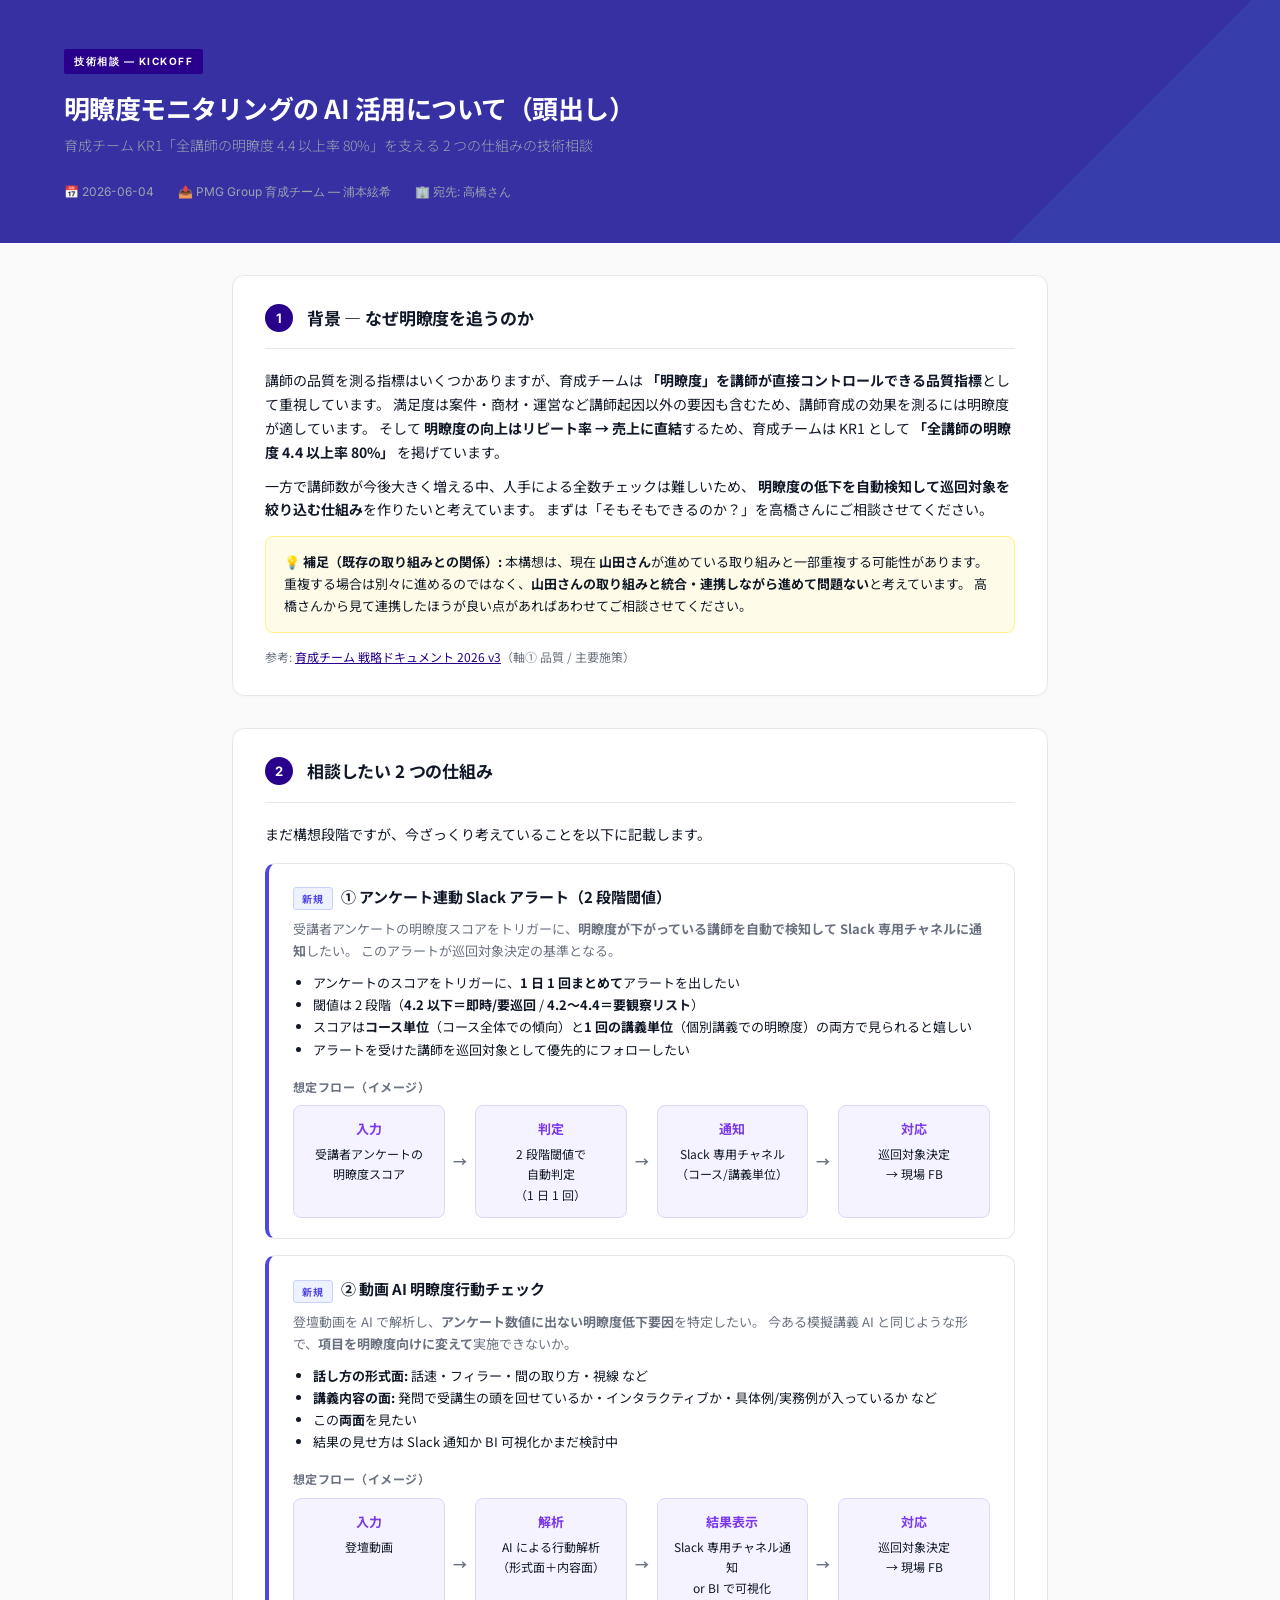
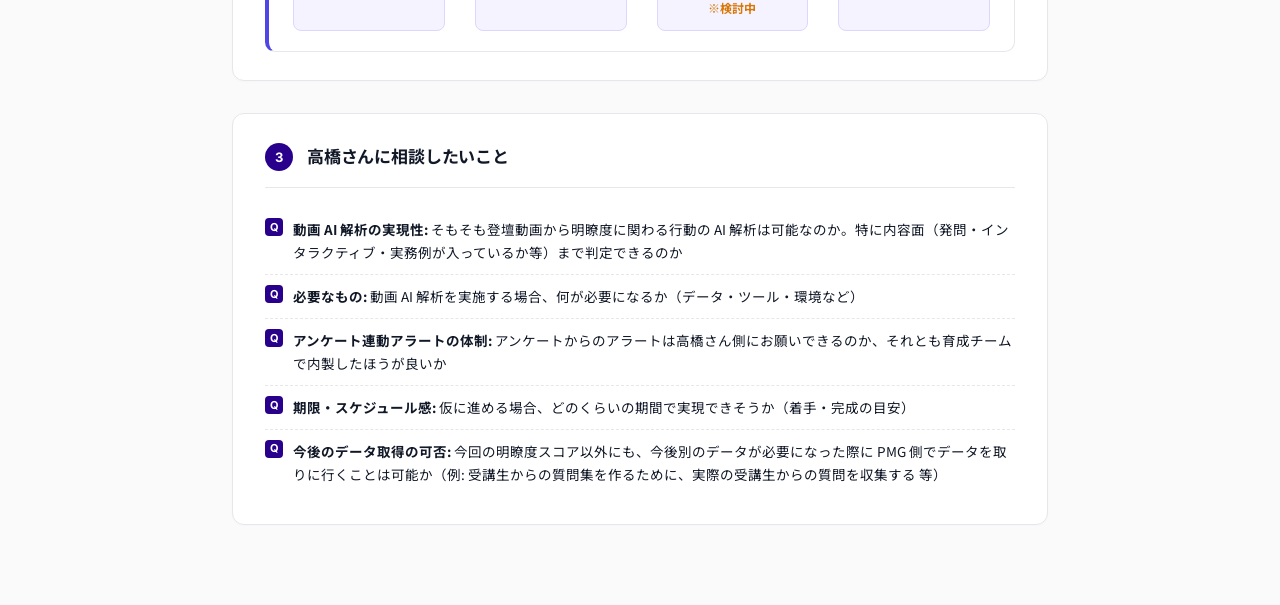
<file: strategy/cto-meiryodo-ai-kickoff.html>
<!DOCTYPE html>
<html lang="ja">
<head>
<meta charset="UTF-8">
<meta name="viewport" content="width=device-width, initial-scale=1.0">
<title>高橋さん相談 頭出し — 明瞭度モニタリングの AI 活用</title>
<link rel="preconnect" href="https://fonts.googleapis.com">
<link href="https://fonts.googleapis.com/css2?family=Noto+Sans+JP:wght@300;400;500;700&family=Inter:wght@300;400;500;600;700&display=swap" rel="stylesheet">
<style>
  :root {
    --blue: #28008C;
    --blue-light: #EEEBFA;
    --blue-mid: #C7BCEA;
    --purple: #7C3AED;
    --purple-light: #F5F3FF;
    --purple-mid: #DDD6FE;
    --sky: #0EA5E9;
    --sky-light: #F0F9FF;
    --sky-mid: #BAE6FD;
    --status-redesign: #9F1239;
    --status-redesign-light: #FFF1F2;
    --status-redesign-mid: #FECDD3;
    --status-new: #4F46E5;
    --status-new-light: #EEF2FF;
    --status-new-mid: #C7D2FE;
    --yellow: #CA8A04;
    --yellow-light: #FEFCE8;
    --yellow-mid: #FEF08A;
    --text: #111827;
    --dark-bg: #3730A3;
    --text-sub: #6B7280;
    --border: #E5E7EB;
    --white: #FFFFFF;
  }

  * { box-sizing: border-box; margin: 0; padding: 0; }

  body {
    font-family: 'Noto Sans JP', sans-serif;
    font-size: 14px;
    line-height: 1.7;
    color: var(--text);
    background: #FAFAFA;
  }

  /* ヘッダー */
  .doc-header {
    background: var(--dark-bg);
    color: white;
    padding: 48px 64px 40px;
    position: relative;
    overflow: hidden;
  }
  .doc-header::before {
    content: '';
    position: absolute;
    top: 0; right: 0;
    width: 300px; height: 100%;
    background: linear-gradient(135deg, transparent 50%, rgba(55,138,221,0.15) 50%);
  }
  .doc-header .badge {
    display: inline-block;
    background: var(--blue);
    color: white;
    font-family: 'Inter', sans-serif;
    font-size: 10px;
    font-weight: 700;
    letter-spacing: 0.15em;
    padding: 4px 10px;
    border-radius: 2px;
    margin-bottom: 16px;
  }
  .doc-header h1 {
    font-size: 26px;
    font-weight: 700;
    letter-spacing: -0.02em;
    margin-bottom: 8px;
    line-height: 1.4;
  }
  .doc-header .slogan-ja {
    font-size: 14px;
    font-weight: 300;
    color: #9CA3AF;
    margin-bottom: 24px;
  }
  .doc-header .meta {
    display: flex;
    gap: 24px;
    font-size: 12px;
    color: #9CA3AF;
    font-family: 'Inter', sans-serif;
    flex-wrap: wrap;
  }
  .doc-header .meta span { display: flex; align-items: center; gap: 6px; }

  .container {
    max-width: 880px;
    margin: 0 auto;
    padding: 0 32px 80px;
  }

  .section {
    margin-top: 32px;
    background: white;
    border: 1px solid var(--border);
    border-radius: 12px;
    padding: 28px 32px;
    box-shadow: 0 1px 2px rgba(0,0,0,0.02);
  }
  .section-header {
    display: flex;
    align-items: center;
    gap: 14px;
    margin-bottom: 20px;
    padding-bottom: 16px;
    border-bottom: 1px solid var(--border);
  }
  .section-num {
    display: inline-flex;
    align-items: center;
    justify-content: center;
    width: 28px;
    height: 28px;
    background: var(--blue);
    color: white;
    font-family: 'Inter', sans-serif;
    font-size: 13px;
    font-weight: 700;
    border-radius: 50%;
    flex-shrink: 0;
  }
  .section-title {
    font-size: 17px;
    font-weight: 700;
    letter-spacing: -0.01em;
  }
  .subsection { margin-top: 28px; }
  .subsection-title {
    font-size: 13px;
    font-weight: 700;
    letter-spacing: 0.05em;
    color: var(--text-sub);
    text-transform: uppercase;
    margin-bottom: 12px;
    padding-left: 10px;
    border-left: 3px solid var(--blue);
  }

  table {
    width: 100%;
    border-collapse: collapse;
    font-size: 13px;
    margin-top: 8px;
  }
  th {
    background: var(--blue-light);
    color: var(--blue);
    font-weight: 700;
    text-align: left;
    padding: 10px 14px;
    border: 1px solid var(--border);
    font-size: 12px;
  }
  td {
    padding: 10px 14px;
    border: 1px solid var(--border);
    vertical-align: top;
  }

  .status-badge {
    display: inline-block;
    font-size: 10px;
    font-weight: 700;
    letter-spacing: 0.08em;
    padding: 2px 8px;
    border-radius: 3px;
    margin-right: 8px;
    vertical-align: middle;
  }
  .status-badge.new { background: var(--status-new-light); color: var(--status-new); border: 1px solid var(--status-new-mid); }
  .status-badge.redesign { background: var(--status-redesign-light); color: var(--status-redesign); border: 1px solid var(--status-redesign-mid); }

  .info-box {
    background: var(--sky-light);
    border: 1px solid var(--sky-mid);
    border-radius: 8px;
    padding: 14px 18px;
    margin-top: 14px;
    font-size: 13px;
  }
  .note-box {
    background: var(--yellow-light);
    border: 1px solid var(--yellow-mid);
    border-radius: 8px;
    padding: 14px 18px;
    margin-top: 14px;
    font-size: 13px;
  }

  /* 施策カード */
  .measure-card {
    border: 1px solid var(--border);
    border-radius: 10px;
    padding: 20px 24px;
    margin-top: 16px;
  }
  .measure-card.new { border-left: 4px solid var(--status-new); }
  .measure-card.redesign { border-left: 4px solid var(--status-redesign); }
  .measure-card h3 {
    font-size: 15px;
    font-weight: 700;
    margin-bottom: 8px;
  }
  .measure-card p { font-size: 13px; color: var(--text-sub); }

  /* フロー図 */
  .flow {
    display: flex;
    align-items: stretch;
    gap: 0;
    margin-top: 8px;
    flex-wrap: wrap;
  }
  .flow-label {
    margin-top: 16px;
    font-size: 12px;
    font-weight: 700;
    color: var(--text-sub);
    letter-spacing: 0.04em;
  }
  .flow-step {
    flex: 1;
    min-width: 130px;
    background: var(--purple-light);
    border: 1px solid var(--purple-mid);
    border-radius: 8px;
    padding: 12px 14px;
    text-align: center;
    font-size: 12px;
    position: relative;
  }
  .flow-step strong { display: block; font-size: 13px; color: var(--purple); margin-bottom: 4px; }
  .flow-arrow {
    display: flex;
    align-items: center;
    padding: 0 8px;
    color: var(--text-sub);
    font-weight: 700;
  }

  ul.ask-list { list-style: none; margin-top: 4px; }
  ul.ask-list li {
    padding: 10px 0 10px 28px;
    border-bottom: 1px dashed var(--border);
    position: relative;
    font-size: 13.5px;
  }
  ul.ask-list li:last-child { border-bottom: none; }
  ul.ask-list li::before {
    content: 'Q';
    position: absolute;
    left: 0;
    top: 10px;
    width: 18px;
    height: 18px;
    background: var(--blue);
    color: white;
    border-radius: 4px;
    font-family: 'Inter', sans-serif;
    font-size: 11px;
    font-weight: 700;
    display: flex;
    align-items: center;
    justify-content: center;
  }

  .ref-link {
    font-size: 12px;
    color: var(--text-sub);
    margin-top: 14px;
  }
  .ref-link a { color: var(--blue); }

  @media print {
    body { background: white; }
    .section { box-shadow: none; break-inside: avoid; }
  }
</style>
</head>
<body>

<header class="doc-header">
  <span class="badge">技術相談 — KICKOFF</span>
  <h1>明瞭度モニタリングの AI 活用について（頭出し）</h1>
  <p class="slogan-ja">育成チーム KR1「全講師の明瞭度 4.4 以上率 80%」を支える 2 つの仕組みの技術相談</p>
  <div class="meta">
    <span>📅 2026-06-04</span>
    <span>📤 PMG Group 育成チーム — 浦本絃希</span>
    <span>🏢 宛先: 高橋さん</span>
  </div>
</header>

<div class="container">

  <!-- 01 背景 -->
  <section class="section">
    <div class="section-header">
      <span class="section-num">1</span>
      <span class="section-title">背景 — なぜ明瞭度を追うのか</span>
    </div>
    <p>
      講師の品質を測る指標はいくつかありますが、育成チームは
      <strong>「明瞭度」を講師が直接コントロールできる品質指標</strong>として重視しています。
      満足度は案件・商材・運営など講師起因以外の要因も含むため、講師育成の効果を測るには明瞭度が適しています。
      そして <strong>明瞭度の向上はリピート率 → 売上に直結</strong>するため、育成チームは KR1 として
      <strong>「全講師の明瞭度 4.4 以上率 80%」</strong> を掲げています。
    </p>
    <p style="margin-top: 10px;">
      一方で講師数が今後大きく増える中、人手による全数チェックは難しいため、
      <strong>明瞭度の低下を自動検知して巡回対象を絞り込む仕組み</strong>を作りたいと考えています。
      まずは「そもそもできるのか？」を高橋さんにご相談させてください。
    </p>
    <div class="note-box">
      💡 <strong>補足（既存の取り組みとの関係）:</strong> 本構想は、現在 <strong>山田さん</strong>が進めている取り組みと一部重複する可能性があります。
      重複する場合は別々に進めるのではなく、<strong>山田さんの取り組みと統合・連携しながら進めて問題ない</strong>と考えています。
      高橋さんから見て連携したほうが良い点があればあわせてご相談させてください。
    </div>
    <p class="ref-link">
      参考: <a href="https://genki-uramoto.github.io/strategy/ikusei-team-strategy.html">育成チーム 戦略ドキュメント 2026 v3</a>（軸① 品質 / 主要施策）
    </p>
  </section>

  <!-- 02 相談したい2つの仕組み -->
  <section class="section">
    <div class="section-header">
      <span class="section-num">2</span>
      <span class="section-title">相談したい 2 つの仕組み</span>
    </div>

    <p style="margin-bottom: 4px;">まだ構想段階ですが、今ざっくり考えていることを以下に記載します。</p>

    <div class="measure-card new">
      <h3><span class="status-badge new">新規</span>① アンケート連動 Slack アラート（2 段階閾値）</h3>
      <p>
        受講者アンケートの明瞭度スコアをトリガーに、<strong>明瞭度が下がっている講師を自動で検知して Slack 専用チャネルに通知</strong>したい。
        このアラートが巡回対象決定の基準となる。
      </p>
      <ul style="margin: 10px 0 0; padding-left: 20px; font-size: 13px;">
        <li>アンケートのスコアをトリガーに、<strong>1 日 1 回まとめて</strong>アラートを出したい</li>
        <li>閾値は 2 段階（<strong>4.2 以下＝即時/要巡回</strong> / <strong>4.2〜4.4＝要観察リスト</strong>）</li>
        <li>スコアは<strong>コース単位</strong>（コース全体での傾向）と<strong>1 回の講義単位</strong>（個別講義での明瞭度）の両方で見られると嬉しい</li>
        <li>アラートを受けた講師を巡回対象として優先的にフォローしたい</li>
      </ul>
      <div class="flow-label">想定フロー（イメージ）</div>
      <div class="flow">
        <div class="flow-step"><strong>入力</strong>受講者アンケートの<br>明瞭度スコア</div>
        <div class="flow-arrow">→</div>
        <div class="flow-step"><strong>判定</strong>2 段階閾値で<br>自動判定<br>（1 日 1 回）</div>
        <div class="flow-arrow">→</div>
        <div class="flow-step"><strong>通知</strong>Slack 専用チャネル<br>（コース/講義単位）</div>
        <div class="flow-arrow">→</div>
        <div class="flow-step"><strong>対応</strong>巡回対象決定<br>→ 現場 FB</div>
      </div>
    </div>

    <div class="measure-card new">
      <h3><span class="status-badge new">新規</span>② 動画 AI 明瞭度行動チェック</h3>
      <p>
        登壇動画を AI で解析し、<strong>アンケート数値に出ない明瞭度低下要因</strong>を特定したい。
        今ある模擬講義 AI と同じような形で、<strong>項目を明瞭度向けに変えて</strong>実施できないか。
      </p>
      <ul style="margin: 10px 0 0; padding-left: 20px; font-size: 13px;">
        <li><strong>話し方の形式面:</strong> 話速・フィラー・間の取り方・視線 など</li>
        <li><strong>講義内容の面:</strong> 発問で受講生の頭を回せているか・インタラクティブか・具体例/実務例が入っているか など</li>
        <li>この<strong>両面</strong>を見たい</li>
        <li>結果の見せ方は Slack 通知か BI 可視化かまだ検討中</li>
      </ul>
      <div class="flow-label">想定フロー（イメージ）</div>
      <div class="flow">
        <div class="flow-step"><strong>入力</strong>登壇動画</div>
        <div class="flow-arrow">→</div>
        <div class="flow-step"><strong>解析</strong>AI による行動解析<br>（形式面＋内容面）</div>
        <div class="flow-arrow">→</div>
        <div class="flow-step"><strong>結果表示</strong>Slack 専用チャネル通知<br>or BI で可視化<br><span style="color:#D97706; font-weight:700;">※検討中</span></div>
        <div class="flow-arrow">→</div>
        <div class="flow-step"><strong>対応</strong>巡回対象決定<br>→ 現場 FB</div>
      </div>
    </div>
  </section>

  <!-- 03 相談ポイント -->
  <section class="section">
    <div class="section-header">
      <span class="section-num">3</span>
      <span class="section-title">高橋さんに相談したいこと</span>
    </div>
    <ul class="ask-list">
      <li><strong>動画 AI 解析の実現性:</strong> そもそも登壇動画から明瞭度に関わる行動の AI 解析は可能なのか。特に内容面（発問・インタラクティブ・実務例が入っているか等）まで判定できるのか</li>
      <li><strong>必要なもの:</strong> 動画 AI 解析を実施する場合、何が必要になるか（データ・ツール・環境など）</li>
      <li><strong>アンケート連動アラートの体制:</strong> アンケートからのアラートは高橋さん側にお願いできるのか、それとも育成チームで内製したほうが良いか</li>
      <li><strong>期限・スケジュール感:</strong> 仮に進める場合、どのくらいの期間で実現できそうか（着手・完成の目安）</li>
      <li><strong>今後のデータ取得の可否:</strong> 今回の明瞭度スコア以外にも、今後別のデータが必要になった際に PMG 側でデータを取りに行くことは可能か（例: 受講生からの質問集を作るために、実際の受講生からの質問を収集する 等）</li>
    </ul>
  </section>

</div>

</body>
</html>
</file>
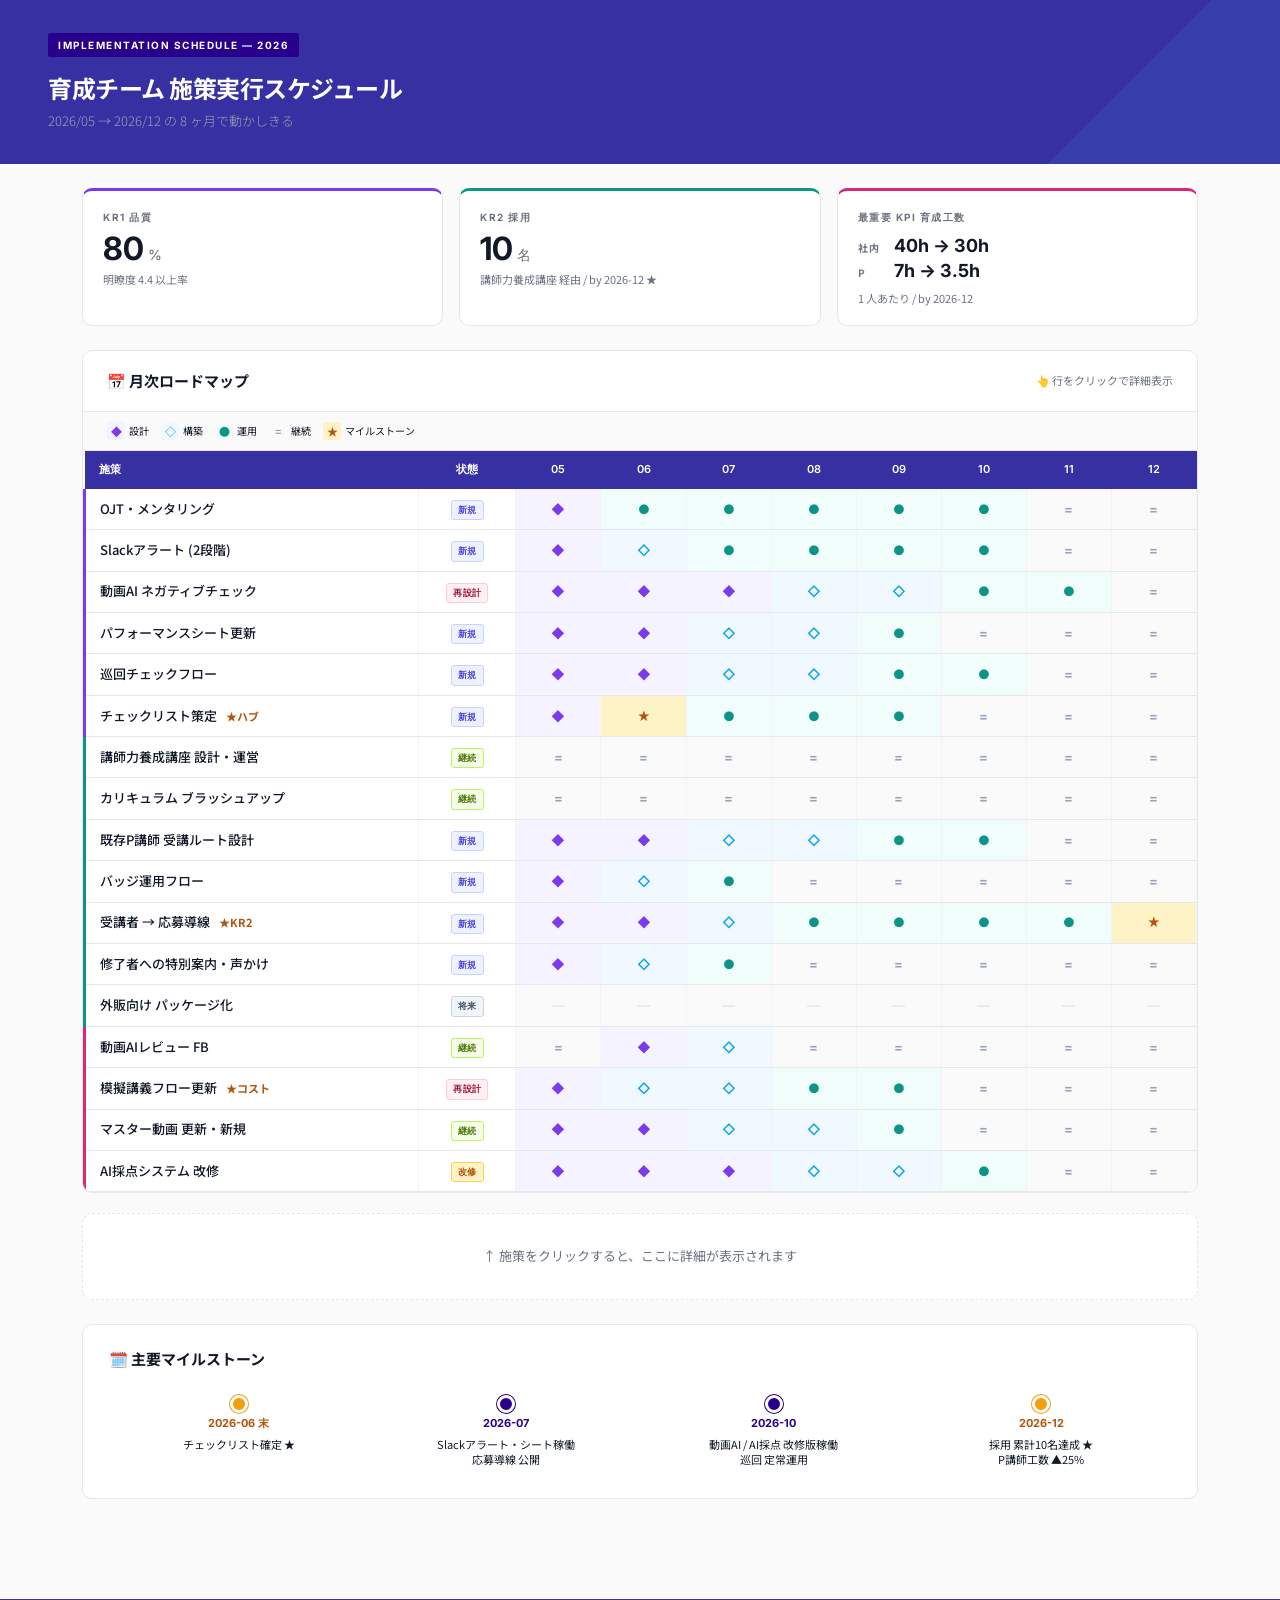
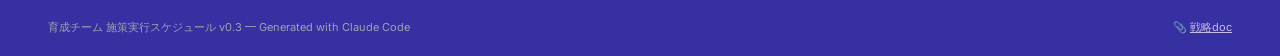
<file: strategy/ikusei-implementation-schedule.html>
<!DOCTYPE html>
<html lang="ja">
<head>
<meta charset="UTF-8">
<meta name="viewport" content="width=device-width, initial-scale=1.0">
<title>育成チーム 施策実行スケジュール 2026 v0.3</title>
<link rel="preconnect" href="https://fonts.googleapis.com">
<link href="https://fonts.googleapis.com/css2?family=Noto+Sans+JP:wght@300;400;500;700&family=Inter:wght@400;500;600;700;800&display=swap" rel="stylesheet">
<style>
  :root {
    --blue: #28008C;
    --blue-light: #EEEBFA;
    --blue-mid: #C7BCEA;
    --purple: #7C3AED;
    --purple-light: #F5F3FF;
    --purple-mid: #DDD6FE;
    --teal: #0D9488;
    --teal-light: #F0FDFA;
    --teal-mid: #99F6E4;
    --pink: #DB2777;
    --pink-light: #FDF2F8;
    --pink-mid: #FBCFE8;
    --sky: #0EA5E9;
    --sky-light: #F0F9FF;
    --status-continue: #4D7C0F;
    --status-continue-light: #F7FEE7;
    --status-continue-mid: #BEF264;
    --status-redesign: #9F1239;
    --status-redesign-light: #FFF1F2;
    --status-redesign-mid: #FECDD3;
    --status-new: #4F46E5;
    --status-new-light: #EEF2FF;
    --status-new-mid: #C7D2FE;
    --status-future: #475569;
    --status-future-light: #F1F5F9;
    --status-future-mid: #CBD5E1;
    --yellow: #CA8A04;
    --yellow-light: #FEFCE8;
    --text: #111827;
    --text-sub: #6B7280;
    --dark-bg: #3730A3;
    --border: #E5E7EB;
    --gray-dark: #475569;
  }
  * { box-sizing: border-box; margin: 0; padding: 0; }
  body { font-family: 'Noto Sans JP', sans-serif; font-size: 14px; line-height: 1.6; color: var(--text); background: #FAFAFA; }

  /* HEADER */
  .doc-header { background: var(--dark-bg); color: white; padding: 32px 48px; position: relative; overflow: hidden; }
  .doc-header::before { content: ''; position: absolute; top: 0; right: 0; width: 300px; height: 100%; background: linear-gradient(135deg, transparent 50%, rgba(55,138,221,0.15) 50%); }
  .doc-header .badge { display: inline-block; background: var(--blue); color: white; font-family: 'Inter', sans-serif; font-size: 10px; font-weight: 700; letter-spacing: 0.15em; padding: 4px 10px; border-radius: 2px; margin-bottom: 12px; }
  .doc-header h1 { font-size: 24px; font-weight: 700; letter-spacing: -0.02em; margin-bottom: 4px; }
  .doc-header .slogan-ja { font-size: 13px; font-weight: 300; color: #9CA3AF; }

  .container { max-width: 1180px; margin: 0 auto; padding: 0 32px 60px; }

  /* KPI ストリップ */
  .kpi-strip { display: grid; grid-template-columns: repeat(3, 1fr); gap: 16px; margin-top: 24px; }
  .kpi-card { background: white; border: 1px solid var(--border); border-radius: 10px; padding: 18px 20px; border-top: 3px solid var(--blue); }
  .kpi-card.teal { border-top-color: var(--teal); }
  .kpi-card.purple { border-top-color: var(--purple); }
  .kpi-card.pink { border-top-color: var(--pink); }
  .kpi-label { font-family: 'Inter', sans-serif; font-size: 10px; font-weight: 700; letter-spacing: 0.15em; color: var(--text-sub); margin-bottom: 8px; text-transform: uppercase; }
  .kpi-value { font-family: 'Inter', sans-serif; font-size: 32px; font-weight: 700; color: var(--text); line-height: 1; }
  .kpi-value .unit { font-size: 14px; font-weight: 500; color: var(--text-sub); margin-left: 4px; }
  .kpi-value-pair { font-family: 'Inter', sans-serif; font-weight: 700; color: var(--text); line-height: 1.4; }
  .kpi-value-pair > div { display: flex; align-items: baseline; gap: 8px; }
  .kpi-value-pair .lbl { font-size: 10px; font-weight: 700; color: var(--text-sub); letter-spacing: 0.1em; min-width: 28px; font-family: 'Noto Sans JP', sans-serif; }
  .kpi-value-pair .val { font-size: 18px; }
  .kpi-deadline { font-size: 11px; color: var(--text-sub); margin-top: 6px; }

  /* ガント */
  .gantt-section { background: white; border: 1px solid var(--border); border-radius: 10px; margin-top: 24px; padding: 0; overflow: hidden; }
  .gantt-title { display: flex; align-items: center; justify-content: space-between; padding: 18px 24px; border-bottom: 1px solid var(--border); }
  .gantt-title h2 { font-size: 15px; font-weight: 700; }
  .gantt-title .hint { font-size: 11px; color: var(--text-sub); }
  .gantt-legend { display: flex; gap: 12px; flex-wrap: wrap; padding: 10px 24px; background: #FAFAFA; border-bottom: 1px solid var(--border); font-size: 10px; }
  .gantt-legend span { display: inline-flex; align-items: center; gap: 4px; }
  .gantt-legend .sym { display: inline-block; width: 18px; height: 18px; line-height: 18px; text-align: center; border-radius: 3px; font-weight: 700; font-size: 11px; }

  .gantt-table-wrap { overflow-x: auto; }
  table.gantt { width: 100%; border-collapse: collapse; font-size: 12px; }
  table.gantt th { position: sticky; top: 0; background: var(--dark-bg); color: white; font-family: 'Inter', sans-serif; font-weight: 600; font-size: 11px; padding: 10px 4px; text-align: center; }
  table.gantt th.name { text-align: left; padding-left: 14px; min-width: 220px; }
  table.gantt th.status { min-width: 64px; }
  table.gantt th.month { min-width: 56px; }
  table.gantt tbody tr { cursor: pointer; transition: background 0.12s; }
  table.gantt tbody tr:hover { background: #F1F5F9; }
  table.gantt tbody tr.selected { background: #FEF3C7; box-shadow: inset 0 0 0 2px #F59E0B; }
  table.gantt td { padding: 9px 4px; text-align: center; border-bottom: 1px solid var(--border); border-right: 1px solid #F3F4F6; font-family: 'Inter', sans-serif; font-weight: 700; font-size: 13px; }
  table.gantt td.name { text-align: left; padding-left: 14px; font-weight: 500; font-family: 'Noto Sans JP', sans-serif; font-size: 13px; }
  table.gantt td.status { font-family: 'Noto Sans JP', sans-serif; font-weight: normal; padding: 9px 4px; }
  table.gantt td.name .star { color: #B45309; font-weight: 700; margin-left: 6px; font-size: 11px; }

  tr.axis-q td.name { border-left: 3px solid var(--purple); }
  tr.axis-t td.name { border-left: 3px solid var(--teal); }
  tr.axis-c td.name { border-left: 3px solid var(--pink); }

  .cell-design { background: var(--purple-light); color: var(--purple); }
  .cell-build  { background: var(--sky-light);    color: var(--sky); }
  .cell-run    { background: var(--teal-light);   color: var(--teal); }
  .cell-keep   { background: #FAFAFA; color: #94A3B8; }
  .cell-star   { background: #FEF3C7; color: #B45309; }
  .cell-none   { color: #E5E7EB; background: #FAFAFA; }

  .status-badge { display: inline-block; font-size: 9px; font-weight: 700; padding: 2px 6px; border-radius: 3px; letter-spacing: 0.05em; white-space: nowrap; font-family: 'Inter', sans-serif; }
  .status-badge.continue { background: var(--status-continue-light); color: var(--status-continue); border: 1px solid var(--status-continue-mid); }
  .status-badge.redesign { background: var(--status-redesign-light); color: var(--status-redesign); border: 1px solid var(--status-redesign-mid); }
  .status-badge.new { background: var(--status-new-light); color: var(--status-new); border: 1px solid var(--status-new-mid); }
  .status-badge.repair { background: #FEF3C7; color: #B45309; border: 1px solid #FCD34D; }
  .status-badge.future { background: var(--status-future-light); color: var(--status-future); border: 1px solid var(--status-future-mid); }

  /* 詳細パネル */
  .detail-area { margin-top: 20px; }
  .detail-placeholder { background: white; border: 1px dashed var(--border); border-radius: 10px; padding: 32px; text-align: center; color: var(--text-sub); font-size: 13px; }
  .detail-card { background: white; border: 1px solid var(--border); border-radius: 10px; padding: 22px 26px; border-left: 4px solid var(--blue); display: none; }
  .detail-card.show { display: block; }
  .detail-card.axis-q { border-left-color: var(--purple); }
  .detail-card.axis-t { border-left-color: var(--teal); }
  .detail-card.axis-c { border-left-color: var(--pink); }
  .detail-head { display: flex; align-items: baseline; gap: 12px; margin-bottom: 12px; flex-wrap: wrap; }
  .detail-head .name { font-size: 17px; font-weight: 700; flex: 1; }
  .detail-head .star { color: #B45309; font-weight: 700; }
  .detail-grid { display: grid; grid-template-columns: max-content 1fr; gap: 6px 16px; font-size: 13px; }
  .detail-grid dt { color: var(--text-sub); font-weight: 600; }
  .detail-grid dd { color: var(--text); }
  .detail-grid dd strong { font-weight: 700; }
  .detail-milestone { margin-top: 14px; padding: 10px 14px; background: var(--blue-light); border-left: 3px solid var(--blue); font-size: 12px; border-radius: 0 4px 4px 0; }
  .detail-tbd { margin-top: 8px; padding: 8px 12px; background: var(--yellow-light); border-left: 3px solid var(--yellow); font-size: 11px; color: var(--yellow); border-radius: 0 4px 4px 0; }
  .tbd-tag { display: inline-block; background: #FEF3C7; color: #D97706; font-size: 9px; font-weight: 700; padding: 1px 5px; border-radius: 2px; font-family: 'Inter', sans-serif; letter-spacing: 0.05em; margin-right: 4px; }

  /* タイムライン */
  .timeline-section { background: white; border: 1px solid var(--border); border-radius: 10px; margin-top: 24px; padding: 22px 26px; }
  .timeline-section h2 { font-size: 15px; font-weight: 700; margin-bottom: 16px; }
  .timeline { display: flex; align-items: flex-start; gap: 8px; overflow-x: auto; padding-bottom: 8px; }
  .timeline-item { flex: 1; min-width: 140px; position: relative; padding-top: 28px; text-align: center; }
  .timeline-item::before { content: ''; position: absolute; top: 8px; left: 50%; transform: translateX(-50%); width: 12px; height: 12px; background: var(--blue); border-radius: 50%; border: 3px solid white; box-shadow: 0 0 0 1px var(--blue); }
  .timeline-item.star::before { background: #F59E0B; box-shadow: 0 0 0 1px #F59E0B; }
  .timeline-item::after { content: ''; position: absolute; top: 14px; left: 50%; right: -50%; height: 1px; background: var(--border); z-index: -1; }
  .timeline-item:last-child::after { display: none; }
  .timeline-date { font-family: 'Inter', sans-serif; font-size: 11px; font-weight: 700; color: var(--blue); margin-bottom: 4px; }
  .timeline-item.star .timeline-date { color: #B45309; }
  .timeline-text { font-size: 11px; color: var(--text); line-height: 1.4; }

  .doc-footer { background: var(--dark-bg); color: #9CA3AF; padding: 20px 48px; font-size: 11px; font-family: 'Inter', sans-serif; display: flex; justify-content: space-between; align-items: center; margin-top: 40px; }
  .doc-footer a { color: #C7BCEA; }

  @media (max-width: 720px) {
    .kpi-strip { grid-template-columns: 1fr; }
    .doc-header { padding: 24px; }
    .container { padding: 0 16px 40px; }
  }
</style>
</head>
<body>

<div class="doc-header">
  <div class="badge">IMPLEMENTATION SCHEDULE — 2026</div>
  <h1>育成チーム 施策実行スケジュール</h1>
  <div class="slogan-ja">2026/05 → 2026/12 の 8 ヶ月で動かしきる</div>
</div>

<div class="container">

  <!-- KPI -->
  <div class="kpi-strip">
    <div class="kpi-card purple">
      <div class="kpi-label">KR1 品質</div>
      <div class="kpi-value">80<span class="unit">%</span></div>
      <div class="kpi-deadline">明瞭度 4.4 以上率</div>
    </div>
    <div class="kpi-card teal">
      <div class="kpi-label">KR2 採用</div>
      <div class="kpi-value">10<span class="unit">名</span></div>
      <div class="kpi-deadline">講師力養成講座 経由 / by 2026-12 ★</div>
    </div>
    <div class="kpi-card pink">
      <div class="kpi-label">最重要 KPI 育成工数</div>
      <div class="kpi-value-pair">
        <div><span class="lbl">社内</span><span class="val">40h → 30h</span></div>
        <div><span class="lbl">P</span><span class="val">7h → 3.5h</span></div>
      </div>
      <div class="kpi-deadline">1 人あたり / by 2026-12</div>
    </div>
  </div>

  <!-- ガント -->
  <div class="gantt-section">
    <div class="gantt-title">
      <h2>📅 月次ロードマップ</h2>
      <span class="hint">👆 行をクリックで詳細表示</span>
    </div>
    <div class="gantt-legend">
      <span><span class="sym cell-design">◆</span>設計</span>
      <span><span class="sym cell-build">◇</span>構築</span>
      <span><span class="sym cell-run">●</span>運用</span>
      <span><span class="sym cell-keep">=</span>継続</span>
      <span><span class="sym cell-star">★</span>マイルストーン</span>
    </div>
    <div class="gantt-table-wrap">
      <table class="gantt">
        <thead>
          <tr>
            <th class="name">施策</th>
            <th class="status">状態</th>
            <th class="month">05</th><th class="month">06</th><th class="month">07</th><th class="month">08</th><th class="month">09</th><th class="month">10</th><th class="month">11</th><th class="month">12</th>
          </tr>
        </thead>
        <tbody>
          <!-- 軸① 品質 -->
          <tr class="axis-q" data-id="Q1"><td class="name">OJT・メンタリング</td><td class="status"><span class="status-badge new">新規</span></td><td class="cell-design">◆</td><td class="cell-run">●</td><td class="cell-run">●</td><td class="cell-run">●</td><td class="cell-run">●</td><td class="cell-run">●</td><td class="cell-keep">=</td><td class="cell-keep">=</td></tr>
          <tr class="axis-q" data-id="Q2"><td class="name">Slackアラート (2段階)</td><td class="status"><span class="status-badge new">新規</span></td><td class="cell-design">◆</td><td class="cell-build">◇</td><td class="cell-run">●</td><td class="cell-run">●</td><td class="cell-run">●</td><td class="cell-run">●</td><td class="cell-keep">=</td><td class="cell-keep">=</td></tr>
          <tr class="axis-q" data-id="Q3"><td class="name">動画AI ネガティブチェック</td><td class="status"><span class="status-badge redesign">再設計</span></td><td class="cell-design">◆</td><td class="cell-design">◆</td><td class="cell-design">◆</td><td class="cell-build">◇</td><td class="cell-build">◇</td><td class="cell-run">●</td><td class="cell-run">●</td><td class="cell-keep">=</td></tr>
          <tr class="axis-q" data-id="Q4"><td class="name">パフォーマンスシート更新</td><td class="status"><span class="status-badge new">新規</span></td><td class="cell-design">◆</td><td class="cell-design">◆</td><td class="cell-build">◇</td><td class="cell-build">◇</td><td class="cell-run">●</td><td class="cell-keep">=</td><td class="cell-keep">=</td><td class="cell-keep">=</td></tr>
          <tr class="axis-q" data-id="Q5"><td class="name">巡回チェックフロー</td><td class="status"><span class="status-badge new">新規</span></td><td class="cell-design">◆</td><td class="cell-design">◆</td><td class="cell-build">◇</td><td class="cell-build">◇</td><td class="cell-run">●</td><td class="cell-run">●</td><td class="cell-keep">=</td><td class="cell-keep">=</td></tr>
          <tr class="axis-q" data-id="Q6"><td class="name">チェックリスト策定 <span class="star">★ハブ</span></td><td class="status"><span class="status-badge new">新規</span></td><td class="cell-design">◆</td><td class="cell-star">★</td><td class="cell-run">●</td><td class="cell-run">●</td><td class="cell-run">●</td><td class="cell-keep">=</td><td class="cell-keep">=</td><td class="cell-keep">=</td></tr>
          <!-- 軸② 講師力養成講座活用 -->
          <tr class="axis-t" data-id="T1"><td class="name">講師力養成講座 設計・運営</td><td class="status"><span class="status-badge continue">継続</span></td><td class="cell-keep">=</td><td class="cell-keep">=</td><td class="cell-keep">=</td><td class="cell-keep">=</td><td class="cell-keep">=</td><td class="cell-keep">=</td><td class="cell-keep">=</td><td class="cell-keep">=</td></tr>
          <tr class="axis-t" data-id="T2"><td class="name">カリキュラム ブラッシュアップ</td><td class="status"><span class="status-badge continue">継続</span></td><td class="cell-keep">=</td><td class="cell-keep">=</td><td class="cell-keep">=</td><td class="cell-keep">=</td><td class="cell-keep">=</td><td class="cell-keep">=</td><td class="cell-keep">=</td><td class="cell-keep">=</td></tr>
          <tr class="axis-t" data-id="T3"><td class="name">既存P講師 受講ルート設計</td><td class="status"><span class="status-badge new">新規</span></td><td class="cell-design">◆</td><td class="cell-design">◆</td><td class="cell-build">◇</td><td class="cell-build">◇</td><td class="cell-run">●</td><td class="cell-run">●</td><td class="cell-keep">=</td><td class="cell-keep">=</td></tr>
          <tr class="axis-t" data-id="T4"><td class="name">バッジ運用フロー</td><td class="status"><span class="status-badge new">新規</span></td><td class="cell-design">◆</td><td class="cell-build">◇</td><td class="cell-run">●</td><td class="cell-keep">=</td><td class="cell-keep">=</td><td class="cell-keep">=</td><td class="cell-keep">=</td><td class="cell-keep">=</td></tr>
          <tr class="axis-t" data-id="T5"><td class="name">受講者 → 応募導線 <span class="star">★KR2</span></td><td class="status"><span class="status-badge new">新規</span></td><td class="cell-design">◆</td><td class="cell-design">◆</td><td class="cell-build">◇</td><td class="cell-run">●</td><td class="cell-run">●</td><td class="cell-run">●</td><td class="cell-run">●</td><td class="cell-star">★</td></tr>
          <tr class="axis-t" data-id="T6"><td class="name">修了者への特別案内・声かけ</td><td class="status"><span class="status-badge new">新規</span></td><td class="cell-design">◆</td><td class="cell-build">◇</td><td class="cell-run">●</td><td class="cell-keep">=</td><td class="cell-keep">=</td><td class="cell-keep">=</td><td class="cell-keep">=</td><td class="cell-keep">=</td></tr>
          <tr class="axis-t" data-id="T8"><td class="name">外販向け パッケージ化</td><td class="status"><span class="status-badge future">将来</span></td><td class="cell-none">—</td><td class="cell-none">—</td><td class="cell-none">—</td><td class="cell-none">—</td><td class="cell-none">—</td><td class="cell-none">—</td><td class="cell-none">—</td><td class="cell-none">—</td></tr>
          <!-- 軸③ コスト -->
          <tr class="axis-c" data-id="C1"><td class="name">動画AIレビュー FB</td><td class="status"><span class="status-badge continue">継続</span></td><td class="cell-keep">=</td><td class="cell-design">◆</td><td class="cell-build">◇</td><td class="cell-keep">=</td><td class="cell-keep">=</td><td class="cell-keep">=</td><td class="cell-keep">=</td><td class="cell-keep">=</td></tr>
          <tr class="axis-c" data-id="C2"><td class="name">模擬講義フロー更新 <span class="star">★コスト</span></td><td class="status"><span class="status-badge redesign">再設計</span></td><td class="cell-design">◆</td><td class="cell-build">◇</td><td class="cell-build">◇</td><td class="cell-run">●</td><td class="cell-run">●</td><td class="cell-keep">=</td><td class="cell-keep">=</td><td class="cell-keep">=</td></tr>
          <tr class="axis-c" data-id="C3"><td class="name">マスター動画 更新・新規</td><td class="status"><span class="status-badge continue">継続</span></td><td class="cell-design">◆</td><td class="cell-design">◆</td><td class="cell-build">◇</td><td class="cell-build">◇</td><td class="cell-run">●</td><td class="cell-keep">=</td><td class="cell-keep">=</td><td class="cell-keep">=</td></tr>
          <tr class="axis-c" data-id="C4"><td class="name">AI採点システム 改修</td><td class="status"><span class="status-badge repair">改修</span></td><td class="cell-design">◆</td><td class="cell-design">◆</td><td class="cell-design">◆</td><td class="cell-build">◇</td><td class="cell-build">◇</td><td class="cell-run">●</td><td class="cell-keep">=</td><td class="cell-keep">=</td></tr>
        </tbody>
      </table>
    </div>
  </div>

  <!-- 詳細パネル -->
  <div class="detail-area" id="detail-area">
    <div class="detail-placeholder" id="placeholder">
      ↑ 施策をクリックすると、ここに詳細が表示されます
    </div>

    <div class="detail-card axis-q" id="detail-Q1">
      <div class="detail-head"><span class="name">OJT・メンタリング</span><span class="status-badge new">新規</span></div>
      <dl class="detail-grid">
        <dt>目的</dt><dd>PMG配属後の社内新人の立ち上がり伴走、戦力化リードタイム短縮</dd>
        <dt>対象</dt><dd><strong>社内新人のみ</strong> (2026年4月入社、6月PMG配属)</dd>
        <dt>担当</dt><dd>浦本 (主体・メンター) / 木下 (FB)</dd>
      </dl>
      <div class="detail-milestone">🎯 5月末 制度設計完了 / 6月頭 運用開始 / 10月末 マニュアル化</div>
      <div class="detail-tbd"><span class="tbd-tag">TBD</span>4月入社者数 / 育成期間 (60→45日) / OJTとメンタリングの担当分け</div>
    </div>

    <div class="detail-card axis-q" id="detail-Q2">
      <div class="detail-head"><span class="name">アンケート連動 Slackアラート (2段階)</span><span class="status-badge new">新規</span></div>
      <dl class="detail-grid">
        <dt>目的</dt><dd>明瞭度スコア・定性コメントから要注意シグナルを即時検知</dd>
        <dt>閾値</dt><dd>Tier1: 4.0〜4.2 / Tier2: 4.0未満</dd>
        <dt>通知先</dt><dd>育成チーム専用<strong>鍵付きSlackチャネル</strong> (PMG・SDG リーダー陣)</dd>
        <dt>担当</dt><dd>浦本 / Ops企画 山田さん (技術相談)</dd>
      </dl>
      <div class="detail-milestone">🎯 7月 稼働 / 10月末 誤検出率&lt;10%</div>
      <div class="detail-tbd"><span class="tbd-tag">TBD</span>Zapier で定性コメント分析可能か / Google Form と MS Forms の一元化</div>
    </div>

    <div class="detail-card axis-q" id="detail-Q3">
      <div class="detail-head"><span class="name">動画AI 明瞭度ネガティブチェック</span><span class="status-badge redesign">再設計</span></div>
      <dl class="detail-grid">
        <dt>目的</dt><dd>「<strong>明瞭度を下げる行動</strong>」をネガティブチェック、アラートとして使用</dd>
        <dt>方針転換</dt><dd>ポジ評価 → ネガティブチェック型</dd>
        <dt>依存</dt><dd><strong>チェックリスト確定が前提</strong></dd>
        <dt>担当</dt><dd>浦本 / CTO室 高橋さん (技術相談)</dd>
      </dl>
      <div class="detail-milestone">🎯 7月 評価項目確定 / 10月 本番稼働</div>
      <div class="detail-tbd"><span class="tbd-tag">TBD</span>AI採点改修 との統合可能性 / 既存ツール改修 vs 新規構築</div>
    </div>

    <div class="detail-card axis-q" id="detail-Q4">
      <div class="detail-head"><span class="name">パフォーマンスチェックシート 更新</span><span class="status-badge new">新規</span></div>
      <dl class="detail-grid">
        <dt>目的</dt><dd>登壇テスト用 評価基準シートをチェックリストに沿って再構築</dd>
        <dt>対象</dt><dd>P講師・社内講師 共通</dd>
        <dt>依存</dt><dd><strong>チェックリスト確定が前提</strong></dd>
        <dt>担当</dt><dd>浦本 / 勇太さん (最終判断)</dd>
      </dl>
      <div class="detail-milestone">🎯 7月 設計確定 / 9月 試行 / 10月 標準化</div>
    </div>

    <div class="detail-card axis-q" id="detail-Q5">
      <div class="detail-head"><span class="name">巡回チェックフロー</span><span class="status-badge new">新規</span></div>
      <dl class="detail-grid">
        <dt>目的</dt><dd>研修現場 (オンライン中心) の品質チェック定常化</dd>
        <dt>巡回者</dt><dd>育成チーム / 状況によりマネジ企画に要請</dd>
        <dt>対象決定</dt><dd>Slackアラート → 巡回対象、補足で高明瞭度講師も</dd>
        <dt>依存</dt><dd>Slackアラート (7月稼働) と パフォーマンスシート (7月確定)</dd>
      </dl>
      <div class="detail-milestone">🎯 7月 パイロット / 10月 定常運用 / 12月 高明瞭度巡回組込み</div>
    </div>

    <div class="detail-card axis-q" id="detail-Q6">
      <div class="detail-head"><span class="name">チェックリスト策定・運用フロー <span class="star">★ハブ施策</span></span><span class="status-badge new">新規</span></div>
      <dl class="detail-grid">
        <dt>位置づけ</dt><dd><strong>動画AI / パフォーマンスシート / AI採点 すべての元になるハブ施策</strong></dd>
        <dt>形式</dt><dd>各項目 <strong>1〜5 段階評価 + 例</strong> (NG列挙ではない)</dd>
        <dt>対象</dt><dd>P講師・社内講師 共通 (バージョン分けなし)</dd>
        <dt>担当</dt><dd>浦本 / 勇太さん (最終判断)</dd>
      </dl>
      <div class="detail-milestone">🎯 <strong>6月末 確定 ★</strong> (後続施策全部の前提)</div>
      <div class="detail-tbd"><span class="tbd-tag">TBD</span>講師力養成講座資料の確定タイミング (入力が遅れると全部ズレる)</div>
    </div>

    <div class="detail-card axis-t" id="detail-T1">
      <div class="detail-head"><span class="name">講師力養成講座 設計・運営</span><span class="status-badge continue">継続</span></div>
      <dl class="detail-grid">
        <dt>状態</dt><dd>設計済、ここからは<strong>改善フェーズ</strong></dd>
        <dt>担当</dt><dd>育成チーム (浦本主体)</dd>
        <dt>要検討</dt><dd>各期の開催スケジュール / 改善トピック優先度 / 受講者数目標</dd>
      </dl>
      <div class="detail-tbd"><span class="tbd-tag">TBD</span>各期の開催スケジュール (別タスクで詳細化)</div>
    </div>

    <div class="detail-card axis-t" id="detail-T2">
      <div class="detail-head"><span class="name">カリキュラム ブラッシュアップ</span><span class="status-badge continue">継続</span></div>
      <dl class="detail-grid">
        <dt>状態</dt><dd><strong>初版運用中 (試行フェーズ)</strong>、改善着手は初版終了後</dd>
        <dt>改定頻度</dt><dd>固定しない、必要を感じたタイミング</dd>
        <dt>担当</dt><dd>浦本 / 勇太さん (FB)</dd>
      </dl>
      <div class="detail-milestone">🎯 初版終了後に改善着手開始</div>
    </div>

    <div class="detail-card axis-t" id="detail-T3">
      <div class="detail-head"><span class="name">既存P講師の受講ルート設計</span><span class="status-badge new">新規</span></div>
      <dl class="detail-grid">
        <dt>対象</dt><dd>既存P講師 <strong>全員</strong> (58名)</dd>
        <dt>タイミング</dt><dd>カリキュラムBU と並行</dd>
        <dt>担当</dt><dd>浦本 / 勇太さん (FB)</dd>
      </dl>
      <div class="detail-milestone">🎯 7月 ルート方針確定 / 10月 第一陣受講開始</div>
      <div class="detail-tbd"><span class="tbd-tag">TBD</span>必修/任意/条件付きの方針 / 受講順序 / 目標受講完了率</div>
    </div>

    <div class="detail-card axis-t" id="detail-T4">
      <div class="detail-head"><span class="name">バッジ運用フロー</span><span class="status-badge new">新規</span></div>
      <dl class="detail-grid">
        <dt>付与基準</dt><dd>講座修了でバッジ付与 (シンプル基準)</dd>
        <dt>可視化先</dt><dd><strong>登壇Zoom背景 / トレーニングポータル</strong></dd>
        <dt>担当</dt><dd>育成チーム (浦本主体)</dd>
      </dl>
      <div class="detail-milestone">🎯 6月 仕様確定 / 7月 運用開始</div>
      <div class="detail-tbd"><span class="tbd-tag">TBD</span>バッジの種類・段階分け・名称</div>
    </div>

    <div class="detail-card axis-t" id="detail-T5">
      <div class="detail-head"><span class="name">受講者 → 応募導線 <span class="star">★最重要 KR2 ドライバ</span></span><span class="status-badge new">新規</span></div>
      <dl class="detail-grid">
        <dt>目的</dt><dd>講座受講 (外部含む) → 興味喚起 → 応募。<strong>KR2 (年10名採用) の本丸</strong></dd>
        <dt>対象</dt><dd>内部 + 外部 共通 (講義内容は同一)</dd>
        <dt>応募導線</dt><dd>既存採用フローに乗せる (書類選考判定基準も同一)</dd>
        <dt>担当</dt><dd>浦本 / マネジ企画 / マーケ・SNS (TBD)</dd>
        <dt>時間制約</dt><dd><strong>2026年中に累計10名達成 ★</strong></dd>
      </dl>
      <div class="detail-milestone">🎯 7月 公開・応募受付開始 / <strong>12月 累計10名達成 ★</strong></div>
      <div class="detail-tbd"><span class="tbd-tag">TBD</span>公開チャネル (スクール連動 vs 単体) / マーケ・SNS担当 / 公開時期 / 受講→応募率 / 未達時のリカバリ</div>
    </div>

    <div class="detail-card axis-t" id="detail-T6">
      <div class="detail-head"><span class="name">修了者への特別案内・声かけ</span><span class="status-badge new">新規</span></div>
      <dl class="detail-grid">
        <dt>対象</dt><dd><strong>外部修了者のみ</strong> (内部・既存P講師は採用対象外)</dd>
        <dt>方針</dt><dd>メール案内 + 修了プログラム内での声かけ を一体運用</dd>
        <dt>タイミング</dt><dd>応募導線 と同時進行</dd>
        <dt>担当</dt><dd>浦本 / マネジ企画</dd>
      </dl>
      <div class="detail-milestone">🎯 7月 初回案内 / 12月 採用達成 (応募導線 と連動)</div>
    </div>

    <div class="detail-card axis-t" id="detail-T8">
      <div class="detail-head"><span class="name">外販向け パッケージ化</span><span class="status-badge future">将来</span></div>
      <dl class="detail-grid">
        <dt>位置づけ</dt><dd><strong>本期間スコープ外</strong>。情報収集のみ</dd>
        <dt>本格検討</dt><dd>木下復帰後 (2027-05〜)</dd>
      </dl>
      <div class="detail-tbd"><span class="tbd-tag">TBD</span>担当・要件・契約形態・パイロット先・スケジュール一切</div>
    </div>

    <div class="detail-card axis-c" id="detail-C1">
      <div class="detail-head"><span class="name">動画AIレビュー FB</span><span class="status-badge continue">継続+調整</span></div>
      <dl class="detail-grid">
        <dt>目的</dt><dd>動画AIで模擬講義への FB (内容コーチング)</dd>
        <dt>状態</dt><dd>稼働中、FB がやや甘く<strong>調整必要</strong></dd>
        <dt>動画AIネガとの違い</dt><dd>これは内容コーチング / ネガはアラート目的</dd>
        <dt>担当</dt><dd>育成チーム (企画) / 高橋さん (実装)</dd>
      </dl>
      <div class="detail-milestone">🎯 7月 調整完了 / チェックリスト完成後の連動検討</div>
    </div>

    <div class="detail-card axis-c" id="detail-C2">
      <div class="detail-head"><span class="name">模擬講義フロー更新 <span class="star">★コスト軸 主役</span></span><span class="status-badge redesign">再設計</span></div>
      <dl class="detail-grid">
        <dt>目的</dt><dd>模擬講義の対面回数を AI で代替。<strong>コストKPI 主要ドライバ</strong></dd>
        <dt>P講師 新フロー</dt><dd>初回(対面) + AI + 登壇テスト(対面) → <strong>合計 2.2回/人</strong> (元 4.5回 → ▲2.3回)</dd>
        <dt>連携</dt><dd><strong>AI採点改修 と合わせる</strong></dd>
        <dt>担当</dt><dd>浦本 / 勇太さん (FB)</dd>
      </dl>
      <div class="detail-milestone">🎯 6月 設計完了 / 9月 全体展開 / 12月 P講師工数 ▲25% 想定</div>
      <div class="detail-tbd"><span class="tbd-tag">TBD</span>P講師の新人入社タイミング</div>
    </div>

    <div class="detail-card axis-c" id="detail-C3">
      <div class="detail-head"><span class="name">マスター動画 更新・新規作成</span><span class="status-badge continue">継続+追加</span></div>
      <dl class="detail-grid">
        <dt>目的</dt><dd>キカガク講師の講義ポイントをまとめた動画 (字幕付き)</dd>
        <dt>目標</dt><dd><strong>全体で2本</strong> (Biz領域 追加で 1+1)</dd>
        <dt>担当</dt><dd>浦本</dd>
      </dl>
      <div class="detail-milestone">🎯 9月 Biz領域動画リリース</div>
    </div>

    <div class="detail-card axis-c" id="detail-C4">
      <div class="detail-head"><span class="name">AI採点システム 改修</span><span class="status-badge repair">改修</span></div>
      <dl class="detail-grid">
        <dt>対象</dt><dd>新人講師 (登壇テスト前の自己練習)</dd>
        <dt>現状</dt><dd><strong>既存ツールあり</strong>、点数甘く採点が新基準に合わない</dd>
        <dt>依存</dt><dd><strong>チェックリスト確定が前提</strong></dd>
        <dt>担当</dt><dd>浦本 / 技術担当 TBD</dd>
      </dl>
      <div class="detail-milestone">🎯 7月 改修項目確定 / 10月 改修版稼働</div>
      <div class="detail-tbd"><span class="tbd-tag">TBD</span>技術担当 / 既存ツールの開発・運用主体 / 動画AIネガとの統合可能性</div>
    </div>
  </div>

  <!-- タイムライン -->
  <div class="timeline-section">
    <h2>🗓️ 主要マイルストーン</h2>
    <div class="timeline">
      <div class="timeline-item star"><div class="timeline-date">2026-06 末</div><div class="timeline-text">チェックリスト確定 ★</div></div>
      <div class="timeline-item"><div class="timeline-date">2026-07</div><div class="timeline-text">Slackアラート・シート稼働<br>応募導線 公開</div></div>
      <div class="timeline-item"><div class="timeline-date">2026-10</div><div class="timeline-text">動画AI / AI採点 改修版稼働<br>巡回 定常運用</div></div>
      <div class="timeline-item star"><div class="timeline-date">2026-12</div><div class="timeline-text">採用 累計10名達成 ★<br>P講師工数 ▲25%</div></div>
    </div>
  </div>

</div>

<div class="doc-footer">
  <span>育成チーム 施策実行スケジュール v0.3 — Generated with Claude Code</span>
  <span>📎 <a href="./ikusei-team-strategy.html">戦略doc</a></span>
</div>

<script>
  document.querySelectorAll('table.gantt tbody tr[data-id]').forEach(row => {
    row.addEventListener('click', () => {
      const id = row.dataset.id;
      document.querySelectorAll('table.gantt tbody tr').forEach(r => r.classList.remove('selected'));
      document.querySelectorAll('.detail-card').forEach(c => c.classList.remove('show'));
      document.getElementById('placeholder').style.display = 'none';
      row.classList.add('selected');
      const card = document.getElementById('detail-' + id);
      if (card) {
        card.classList.add('show');
        card.scrollIntoView({behavior: 'smooth', block: 'nearest'});
      }
    });
  });
</script>

</body>
</html>
</file>
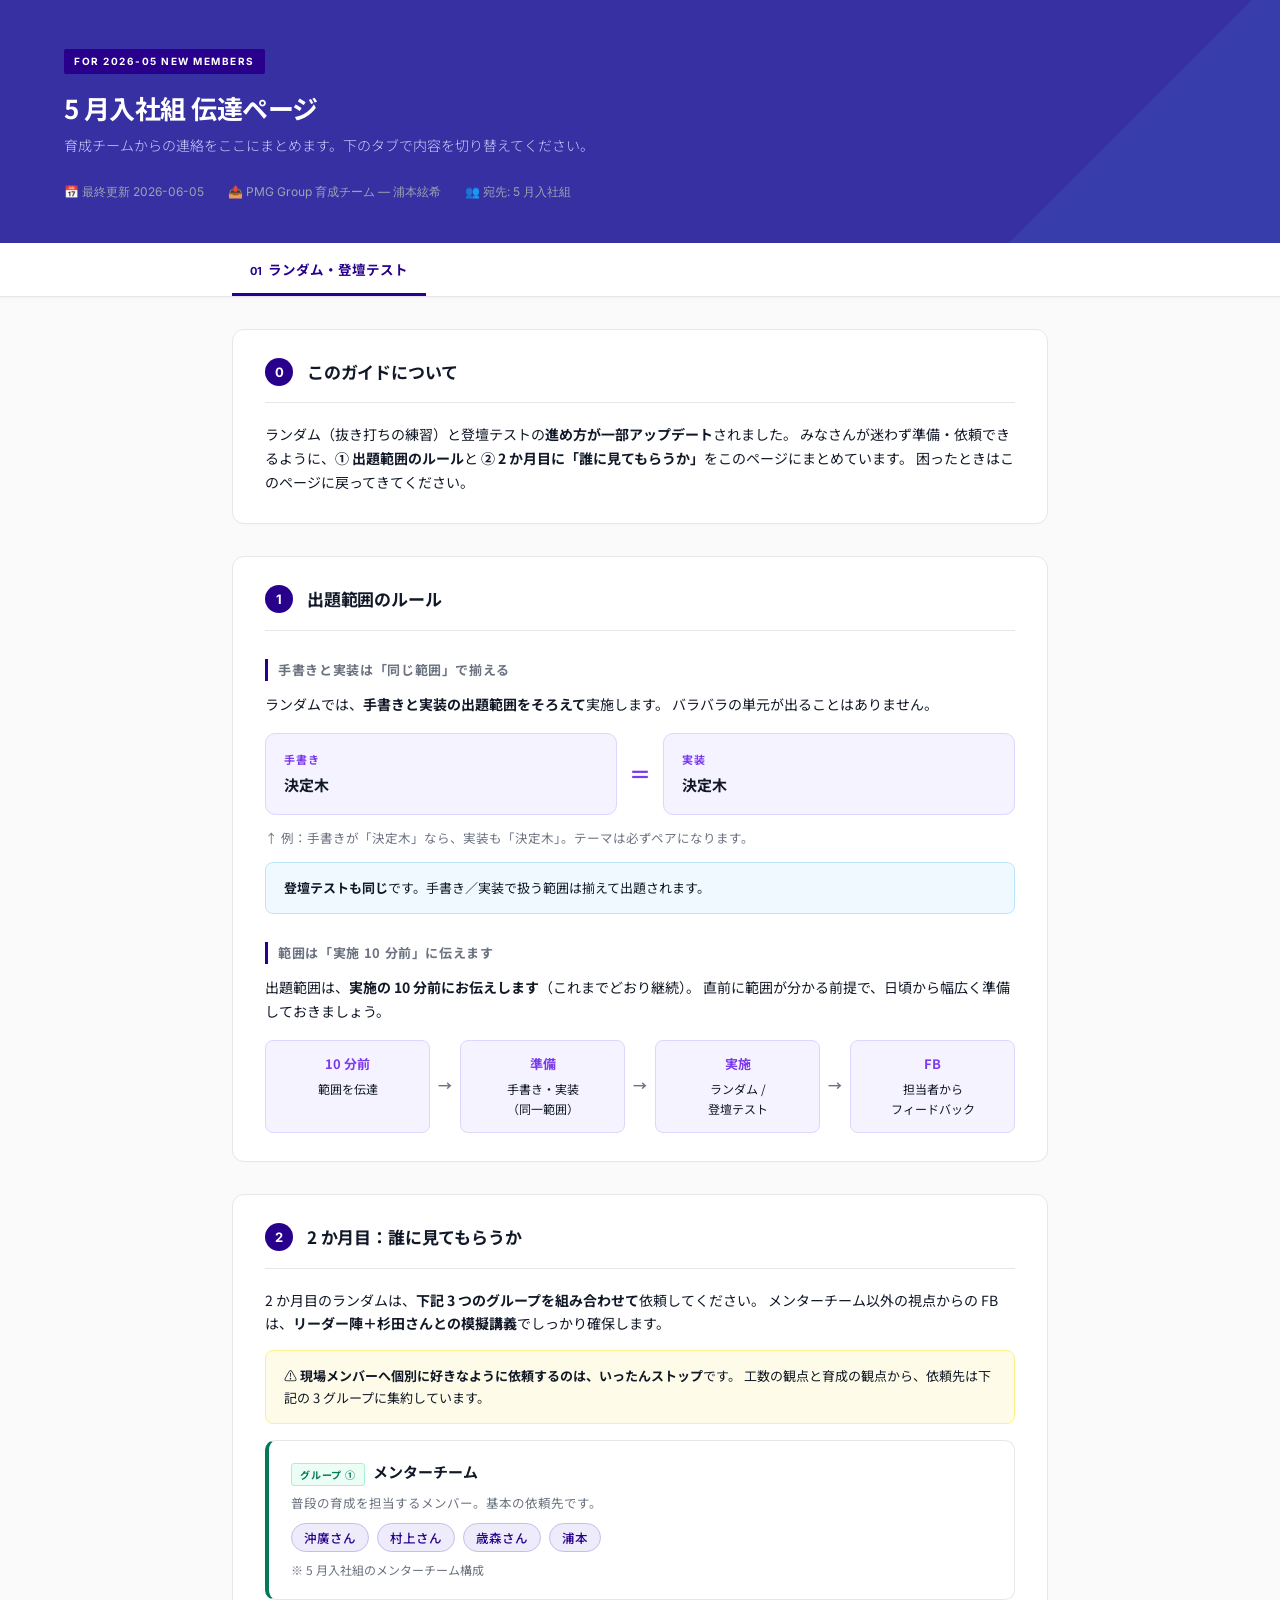
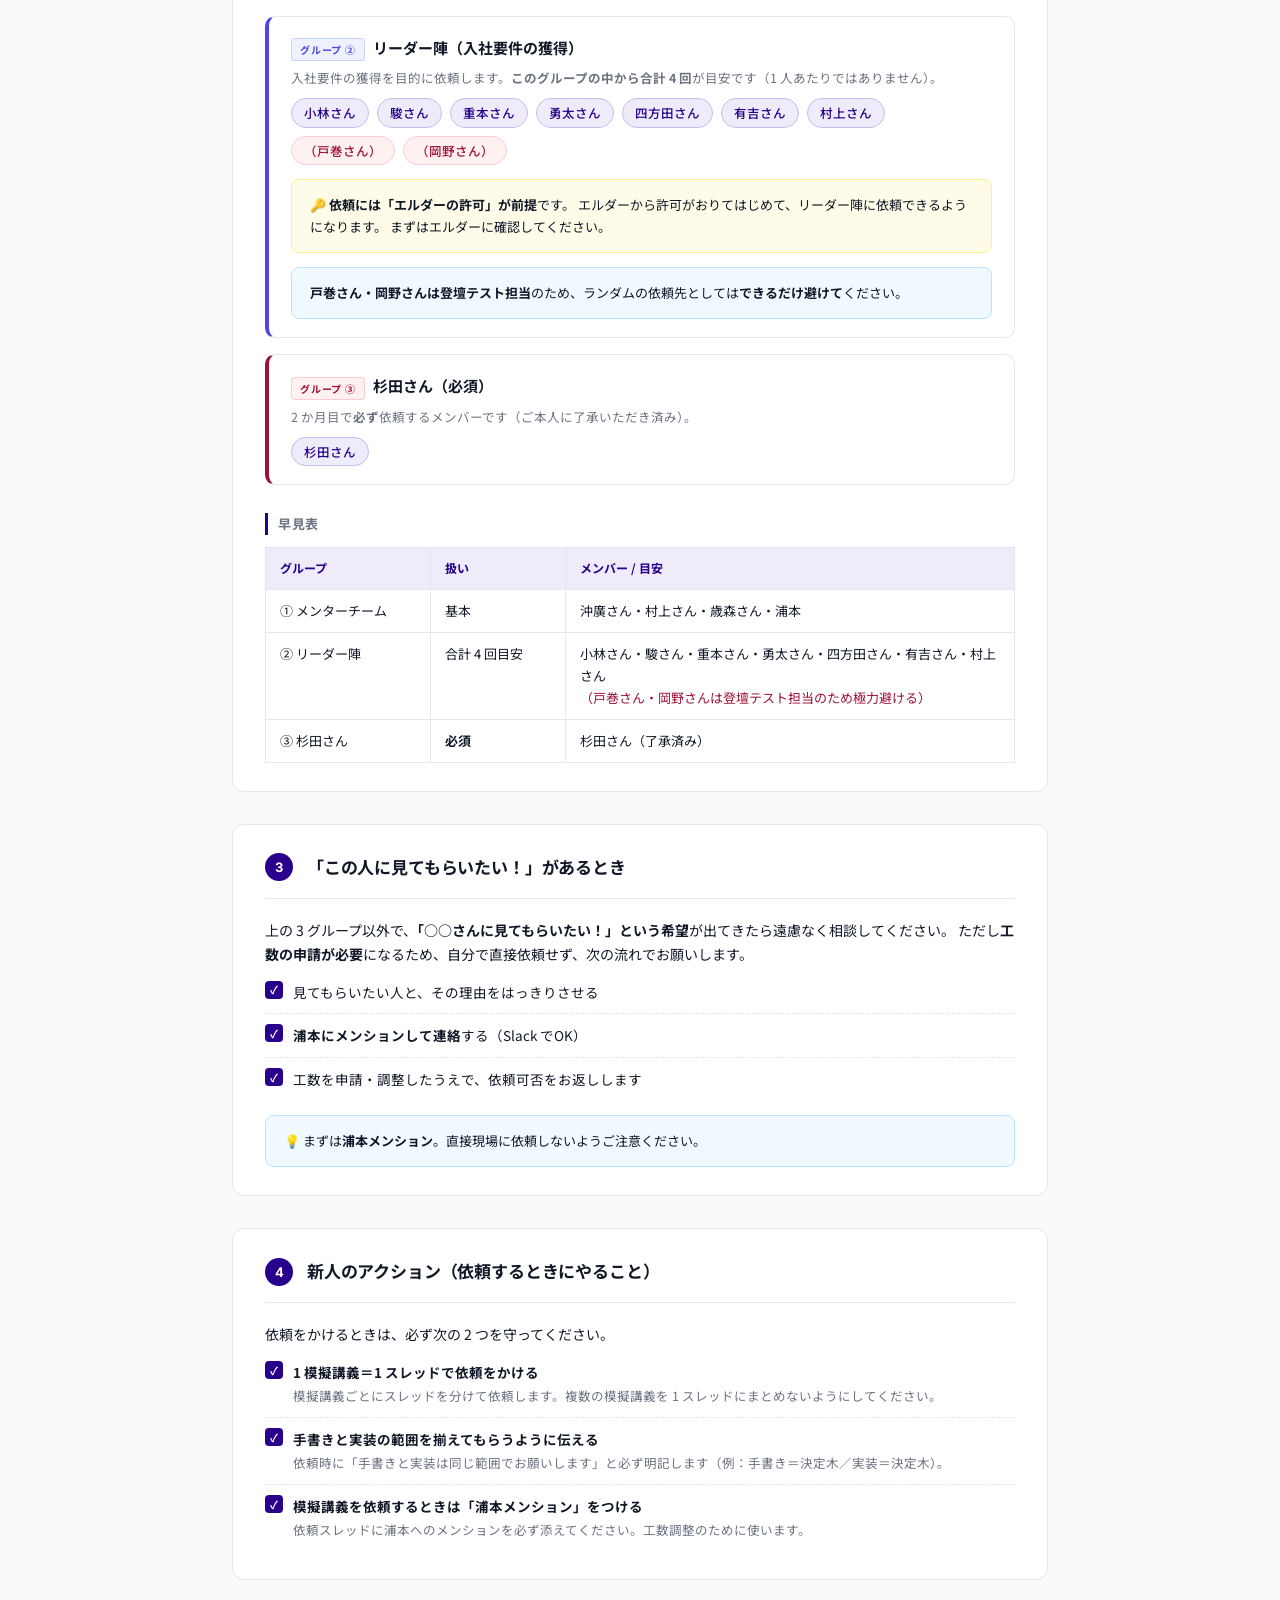
<file: strategy/random-toudan-guide.html>
<!DOCTYPE html>
<html lang="ja">
<head>
<meta charset="UTF-8">
<title>移転しました — 5 月入社組 伝達ページ</title>
<link rel="canonical" href="https://genki-uramoto.github.io/strategy/2026-05-onboarding-hub.html">
<meta http-equiv="refresh" content="0; url=2026-05-onboarding-hub.html">
<script>
  // ハッシュ（#random など）も引き継いで移転先へ
  location.replace('2026-05-onboarding-hub.html' + (location.hash || ''));
</script>
<style>
  body { font-family: 'Noto Sans JP', sans-serif; background: #FAFAFA; color: #111827;
         display: flex; align-items: center; justify-content: center; height: 100vh; margin: 0; }
  .box { text-align: center; }
  a { color: #28008C; }
</style>
</head>
<body>
  <div class="box">
    <p>このページは移転しました。自動で移動します…</p>
    <p><a href="2026-05-onboarding-hub.html">移動しない場合はこちら（5 月入社組 伝達ページ）</a></p>
  </div>
</body>
</html>
</file>
